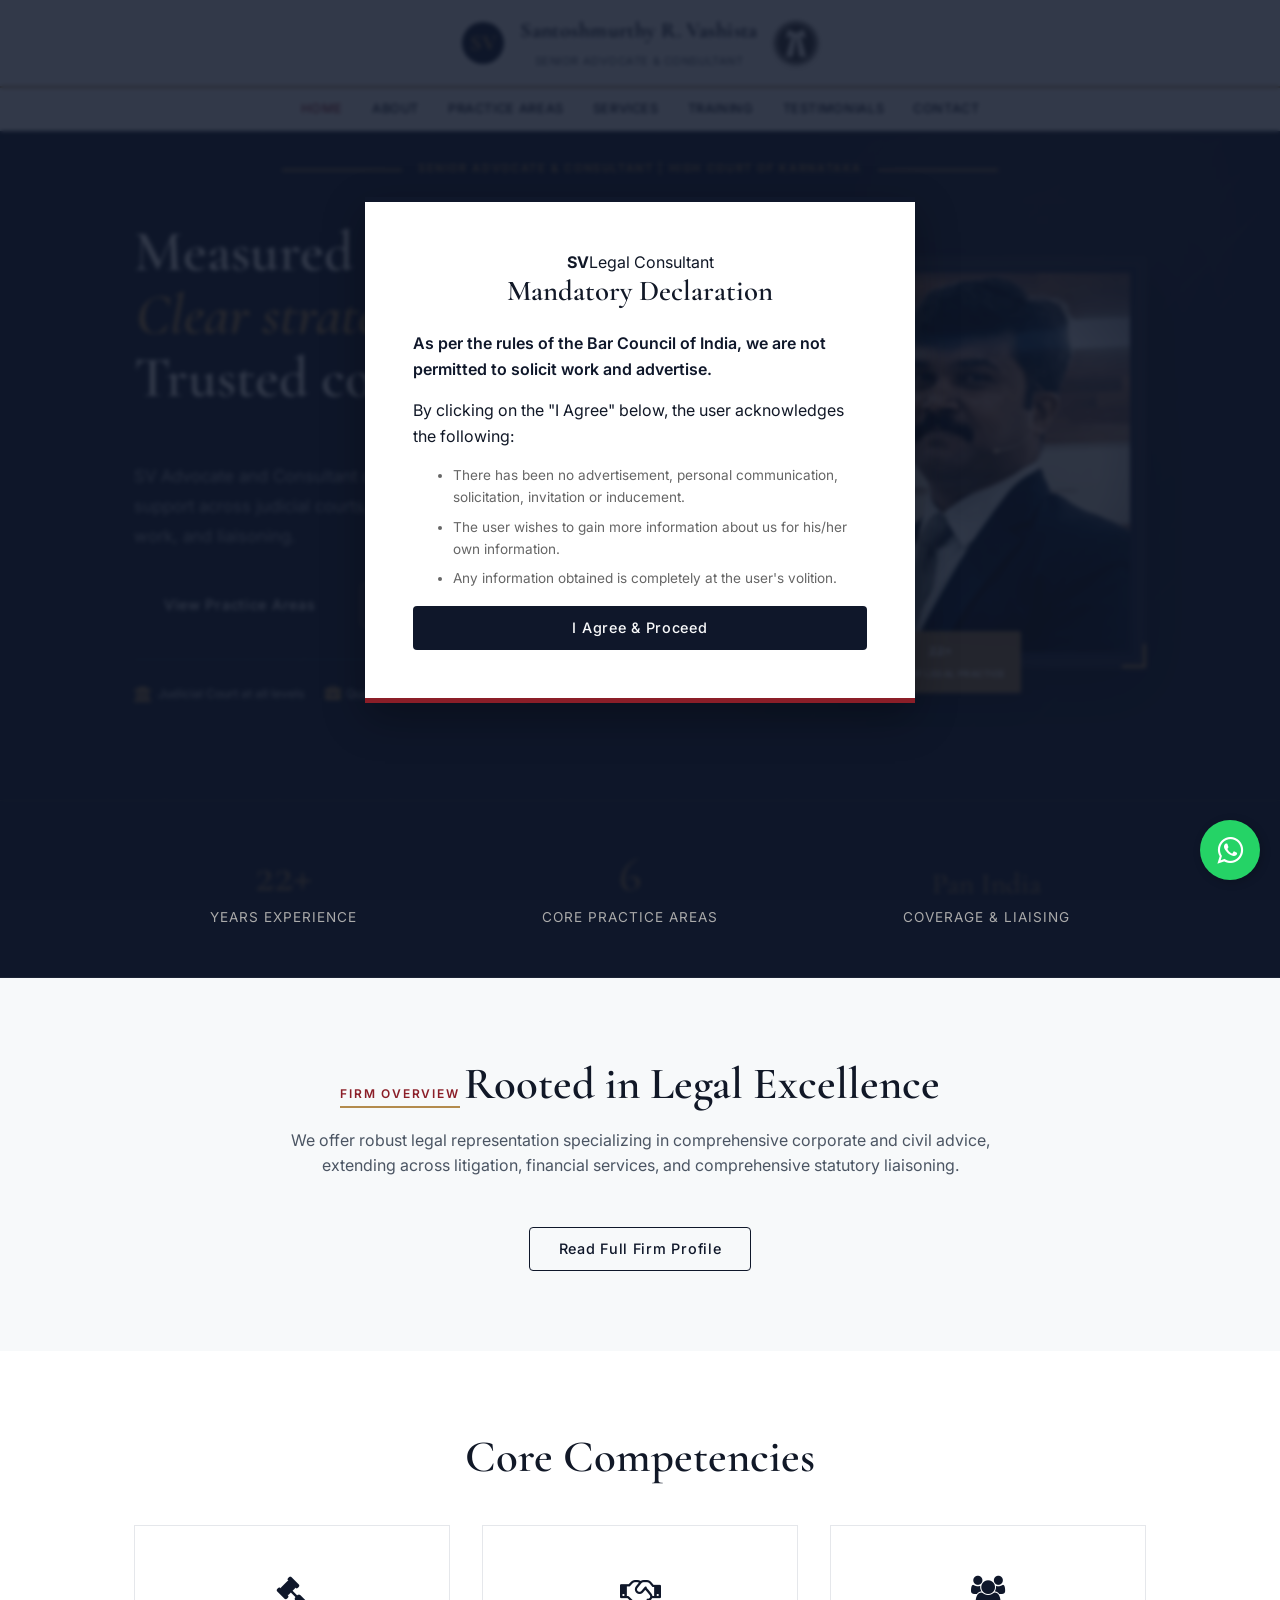
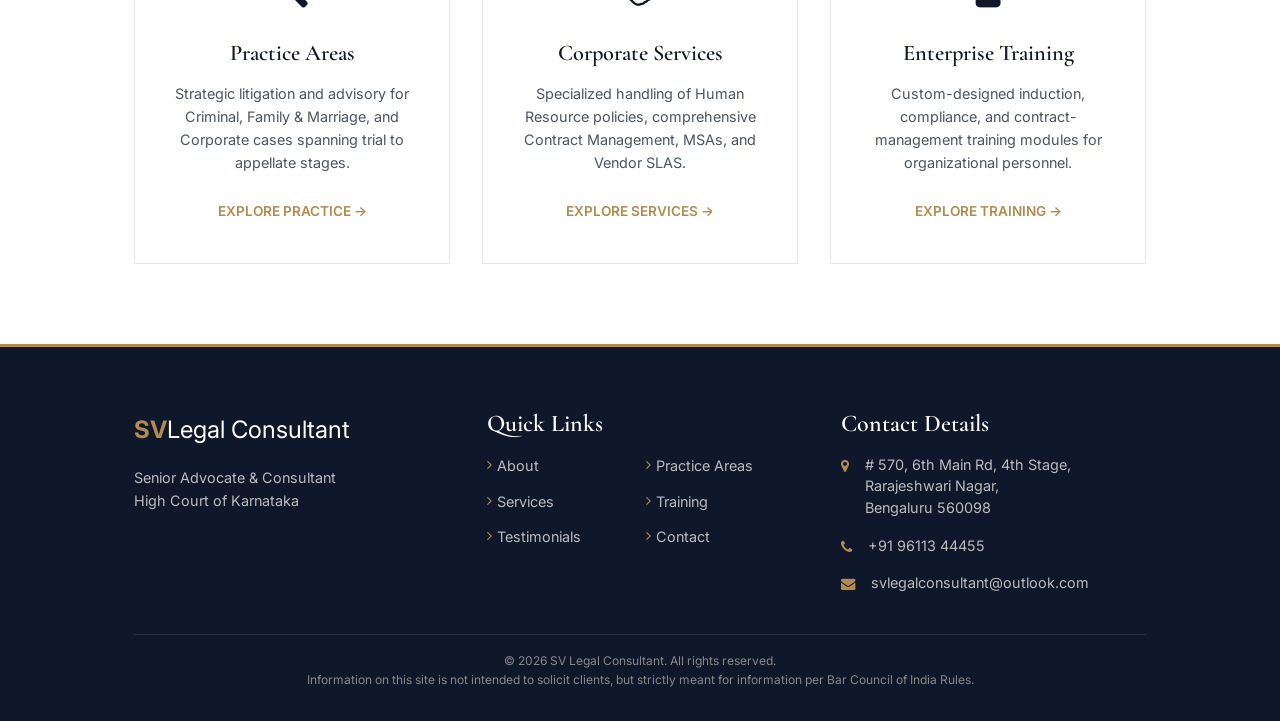
<file: index.html>
<!doctype html>
<html lang="en">
<head>
        <meta charset="utf-8">
    <meta content="width=device-width, initial-scale=1" name="viewport">
    <title>Santoshmurthy R. Vashista | Senior Advocate & Consultant – High Court of Karnataka</title>
    <meta name="description" content="Santoshmurthy R. Vashista is a Senior Advocate & Legal Consultant with 22+ years of experience in litigation, arbitration, regulatory advisory, and corporate compliance across Indian courts and tribunals.">
    <meta name="keywords" content="advocate bangalore, senior advocate karnataka, high court advocate, legal consultant india, corporate lawyer, litigation lawyer bangalore, arbitration, regulatory compliance">
    <meta name="author" content="Santoshmurthy R. Vashista | SV Legal Consultant">
    <meta name="robots" content="index, follow">
    <link rel="canonical" href="https://svlegalconsultant.vercel.app/index.html">
    <!-- Open Graph -->
    <meta property="og:title" content="Santoshmurthy R. Vashista | Senior Advocate & Consultant">
    <meta property="og:description" content="Santoshmurthy R. Vashista is a Senior Advocate & Legal Consultant with 22+ years of experience in litigation, arbitration, regulatory advisory, and corporate compliance across Indian courts and tribunals.">
    <meta property="og:type" content="website">
    <meta property="og:url" content="https://svlegalconsultant.vercel.app/index.html">
    <meta property="og:image" content="https://svlegalconsultant.vercel.app/images/social-share.png">
    <meta property="og:site_name" content="SV Legal Consultant">
    <meta property="og:locale" content="en_IN">
    <!-- Twitter Card -->
    <meta name="twitter:card" content="summary_large_image">
    <meta name="twitter:title" content="Santoshmurthy R. Vashista | Senior Advocate & Consultant">
    <meta name="twitter:description" content="Santoshmurthy R. Vashista is a Senior Advocate & Legal Consultant with 22+ years of experience in litigation, arbitration, regulatory advisory, and corporate compliance across Indian courts and tribunals.">
    <meta name="twitter:image" content="https://svlegalconsultant.vercel.app/images/social-share.png">
    <!-- Structured Data -->
    <script type="application/ld+json">
    {
      "@context": "https://schema.org",
      "@type": "LegalService",
      "name": "SV Legal Consultant",
      "description": "Santoshmurthy R. Vashista is a Senior Advocate & Legal Consultant with 22+ years of experience in litigation, arbitration, regulatory advisory, and corporate compliance across Indian courts and tribunals.",
      "url": "https://svlegalconsultant.vercel.app",
      "telephone": "+919611344455",
      "email": "svlegalconsultant@outlook.com",
      "address": {
        "@type": "PostalAddress",
        "streetAddress": "#570, 6th Main Rd, 4th Stage, Rajarajeshwari Nagar",
        "addressLocality": "Bengaluru",
        "addressRegion": "Karnataka",
        "postalCode": "560098",
        "addressCountry": "IN"
      },
      "founder": {
        "@type": "Person",
        "name": "Santoshmurthy R. Vashista",
        "jobTitle": "Senior Advocate & Consultant"
      },
      "areaServed": "India"
    }
    </script>
    <link rel="icon" href="images/favicon.svg" type="image/svg+xml">
    <link rel="preconnect" href="https://fonts.googleapis.com">
    <link rel="preconnect" href="https://fonts.gstatic.com" crossorigin>
    <link rel="preload" as="style" href="https://fonts.googleapis.com/css2?family=Cormorant+Garamond:ital,wght@0,400;0,600;0,700;1,400&family=Inter:wght@300;400;500;600&display=swap">
    <link href="https://fonts.googleapis.com/css2?family=Cormorant+Garamond:ital,wght@0,400;0,600;0,700;1,400&family=Inter:wght@300;400;500;600&display=swap" rel="stylesheet" media="print" onload="this.media='all'">
    <link rel="preload" as="image" href="images/profilepic-opt.png">
    <link rel="preload" as="style" href="css/redesign.css">
    <link rel="stylesheet" href="css/bootstrap.min.css">
    <link rel="stylesheet" href="css/font-awesome.css">
    <link rel="stylesheet" href="css/redesign.css">
</head>
<body class="traditional-theme">
    <div class="site-shell">
        <header class="site-header reveal-item">
            <div class="header-top">
                <div class="container" style="display:flex; justify-content:center; align-items:center;">
                    <a class="brand" href="index.html" aria-label="Go to home">
                        <span class="brand__mark" aria-hidden="true">SV</span>
                        <span class="brand__text">
                            <strong>Santoshmurthy R. Vashista</strong>
                            <span>Senior Advocate &amp; Consultant</span>
                        </span>
                    </a>
                    <img loading="lazy" src="images/advocate-badge.png" alt="Advocate Badge" class="header-badge">
                </div>
            </div>
            <div class="header-bottom">
                <div class="container" style="display:flex; justify-content:center; align-items:center;">
                    <button class="nav-toggle" type="button" aria-label="Toggle navigation" aria-expanded="false" data-nav-toggle>
                        <span></span><span></span><span></span>
                    </button>
                    <nav class="site-nav" data-nav>
                        <a href="index.html" class="active">Home</a>
                    <a href="about.html">About</a>
                    <a href="practice.html">Practice Areas</a>
                    <a href="services.html">Services</a>
                    <a href="training.html">Training</a>
                    <a href="testimonials.html">Testimonials</a>
                    <a href="contact.html">Contact</a>
                    </nav>
                </div>
            </div>
        </header>

        <main>
            <section class="hero reveal-item" id="home">
                <div class="hero__bg-pattern"></div>
                <div class="hero__glow"></div>
                <div class="container">
                    <div class="hero__eyebrow-wrap">
                        <span class="hero__rule"></span>
                        <span class="eyebrow">Senior Advocate &amp; Consultant | High Court of Karnataka</span>
                        <span class="hero__rule"></span>
                    </div>
                    <div class="hero__wrapper">
                        <div class="hero__text-content reveal-item">
                            <h1 class="hero__title">
                                <span class="hero__title-line">Measured advocacy.</span>
                                <span class="hero__title-line hero__title-line--accent">Clear strategy.</span>
                                <span class="hero__title-line">Trusted counsel.</span>
                            </h1>
                            <hr class="hero__gold-rule">
                            <p class="hero__lede">
                                SV Advocate and Consultant delivers practical, disciplined legal support across judicial courts, tribunals, regulatory forums, advisory work, and liaisoning.
                            </p>
                            <div class="hero__button-group mt-4">
                                <a class="btn btn--primary" href="practice.html">View Practice Areas</a>
                                <a class="btn btn--outline" style="border-color: var(--accent-gold); color: var(--accent-gold);" href="SV_Legal_Profile.pdf" download><i class="fa fa-download" style="margin-right: 8px;"></i>Firm Profile</a>
                            </div>
                            <div class="hero__badges">
                                <div class="badge-item"><i class="fa fa-university"></i><span>Judicial Court at all levels</span></div>
                                <div class="badge-item"><i class="fa fa-briefcase"></i><span>Quasi-judicial &amp; Tribunals</span></div>
                                <div class="badge-item"><i class="fa fa-handshake-o"></i><span>Statutory &amp; Regulatory</span></div>
                            </div>
                        </div>
                        <div class="hero__visual reveal-item">
                            <div class="hero-image-card">
                                <div class="hero-image-card__corner hero-image-card__corner--tl"></div>
                                <div class="hero-image-card__corner hero-image-card__corner--br"></div>
                                <img src="images/profilepic-opt.png" alt="Portrait of Santoshmurthy R. Vashista" fetchpriority="high">
                                <div class="hero-image-border"></div>
                            </div>
                            <div class="hero__stat">
                                <strong>22+</strong>
                                <span>Years of Legal Practice</span>
                            </div>
                        </div>
                    </div>
                </div>
            </section>

            <!-- STATS STRIP -->
            <section class="stat-strip">
                <div class="container">
                    <div class="stat-container reveal-item">
                        <div class="stat-box">
                            <span class="stat-num" data-target="22" data-suffix="+">0+</span>
                            <span class="stat-label">Years Experience</span>
                        </div>
                        <div class="stat-box">
                            <span class="stat-num" data-target="6" data-suffix="">0</span>
                            <span class="stat-label">Core Practice Areas</span>
                        </div>
                        <div class="stat-box">
                            <!-- Non-number factual stat -->
                            <span class="stat-num" style="font-size: 1.8rem;">Pan India</span>
                            <span class="stat-label">Coverage & Liaising</span>
                        </div>
                    </div>
                </div>
            </section>

            <section class="about section-bg-light">
                <div class="container text-center">
                    <span class="eyebrow">Firm Overview</span>
                    <h2 class="section-title">Rooted in Legal Excellence</h2>
                    <p class="section-desc mx-auto">We offer robust legal representation specializing in comprehensive corporate and civil advice, extending across litigation, financial services, and comprehensive statutory liaisoning.</p>
                    <a class="btn btn--outline mt-3" href="about.html">Read Full Firm Profile</a>
                </div>
            </section>

            <section class="practice">
                <div class="container text-center">
                    <h2 class="section-title">Core Competencies</h2>
                    <div class="grid-3-col mt-4 text-start">
                        <div class="classic-card reveal-item">
                            <div class="card-icon"><i class="fa fa-gavel"></i></div>
                            <h3>Practice Areas</h3>
                            <p>Strategic litigation and advisory for Criminal, Family & Marriage, and Corporate cases spanning trial to appellate stages.</p>
                            <a href="practice.html" class="card-link">Explore Practice &rarr;</a>
                        </div>
                        <div class="classic-card reveal-item">
                            <div class="card-icon"><i class="fa fa-handshake-o"></i></div>
                            <h3>Corporate Services</h3>
                            <p>Specialized handling of Human Resource policies, comprehensive Contract Management, MSAs, and Vendor SLAS.</p>
                            <a href="services.html" class="card-link">Explore Services &rarr;</a>
                        </div>
                        <div class="classic-card reveal-item">
                            <div class="card-icon"><i class="fa fa-users"></i></div>
                            <h3>Enterprise Training</h3>
                            <p>Custom-designed induction, compliance, and contract-management training modules for organizational personnel.</p>
                            <a href="training.html" class="card-link">Explore Training &rarr;</a>
                        </div>
                    </div>
                </div>
            </section>
        </main>

                <footer class="site-footer">
            <div class="container">
                <div class="footer-grid">
                    <div class="footer-col">
                        <div class="disclaimer__wordmark" style="color:var(--accent-gold); font-size:1.5rem; margin-bottom:1rem;"><strong>SV</strong><span style="color:#fff;">Legal Consultant</span></div>
                        <p style="color: #bbb; font-size: 0.9rem; margin-bottom: 1.5rem;">Senior Advocate &amp; Consultant<br>High Court of Karnataka</p>
                    </div>
                    <div class="footer-col">
                        <h4 style="color:#fff; margin-bottom:1rem; font-family:var(--font-serif);">Quick Links</h4>
                        <div class="footer-links-grid">
                            <a href="about.html">About</a>
                            <a href="practice.html">Practice Areas</a>
                            <a href="services.html">Services</a>
                            <a href="training.html">Training</a>
                            <a href="testimonials.html">Testimonials</a>
                            <a href="contact.html">Contact</a>
                        </div>
                    </div>
                    <div class="footer-col">
                        <h4 style="color:#fff; margin-bottom:1rem; font-family:var(--font-serif);">Contact Details</h4>
                        <ul class="footer-contact-list">
                            <li><i class="fa fa-map-marker" style="margin-top: 5px;"></i> <span># 570, 6th Main Rd, 4th Stage,<br>Rarajeshwari Nagar,<br>Bengaluru 560098</span></li>
                            <li><i class="fa fa-phone" style="margin-top: 5px;"></i> <span>+91 96113 44455</span></li>
                            <li><i class="fa fa-envelope" style="margin-top: 5px;"></i> <span>svlegalconsultant@outlook.com</span></li>
                        </ul>
                    </div>
                </div>
                <div class="footer-bottom mt-4" style="border-top:1px solid rgba(255,255,255,0.1); padding-top:1rem; color:#888; font-size:0.75rem; text-align:center;">
                    &copy; 2026 SV Legal Consultant. All rights reserved. <br>
                    Information on this site is not intended to solicit clients, but strictly meant for information per Bar Council of India Rules.
                </div>
            </div>
        </footer>
    </div>
    
    <div class="disclaimer" id="disclaimerModal">
        <div class="disclaimer__backdrop"></div>
        <div class="disclaimer__panel">
            <div class="disclaimer__brand">
                <div class="disclaimer__wordmark"><strong>SV</strong><span>Legal Consultant</span></div>
            </div>
            <h2>Mandatory Declaration</h2>
            <div class="disclaimer__body">
                <p class="disclaimer__lead">As per the rules of the Bar Council of India, we are not permitted to solicit work and advertise.</p>
                <p>By clicking on the "I Agree" below, the user acknowledges the following:</p>
                <ul>
                    <li style="font-size:0.85rem; color:#666; margin-bottom:0.5rem;">There has been no advertisement, personal communication, solicitation, invitation or inducement.</li>
                    <li style="font-size:0.85rem; color:#666; margin-bottom:0.5rem;">The user wishes to gain more information about us for his/her own information.</li>
                    <li style="font-size:0.85rem; color:#666; margin-bottom:0.5rem;">Any information obtained is completely at the user's volition.</li>
                </ul>
            </div>
            <div class="disclaimer__footer">
                <button class="btn btn--primary btn--block" id="acceptDisclaimer">I Agree & Proceed</button>
            </div>
        </div>
    </div>

    <script>
        document.addEventListener('DOMContentLoaded', () => {
            const observer = new IntersectionObserver((entries) => {
                entries.forEach(entry => {
                    if (entry.isIntersecting) {
                        entry.target.classList.add('is-visible');
                        observer.unobserve(entry.target);
                    }
                });
            }, { threshold: 0.1 });
            document.querySelectorAll('.reveal-item').forEach(el => observer.observe(el));
            const toggle = document.querySelector('[data-nav-toggle]');
            toggle.addEventListener('click', () => document.body.classList.toggle('nav-open'));
            const modal = document.getElementById('disclaimerModal');
            if (!localStorage.getItem('svlegal_disclaimer')) modal.classList.add('is-visible');
            document.getElementById('acceptDisclaimer').addEventListener('click', () => {
                localStorage.setItem('svlegal_disclaimer', 'agreed');
                modal.classList.remove('is-visible');
            });
        });
    </script>
<script src="js/shared.js" defer></script>
</body>
</html>
</file>
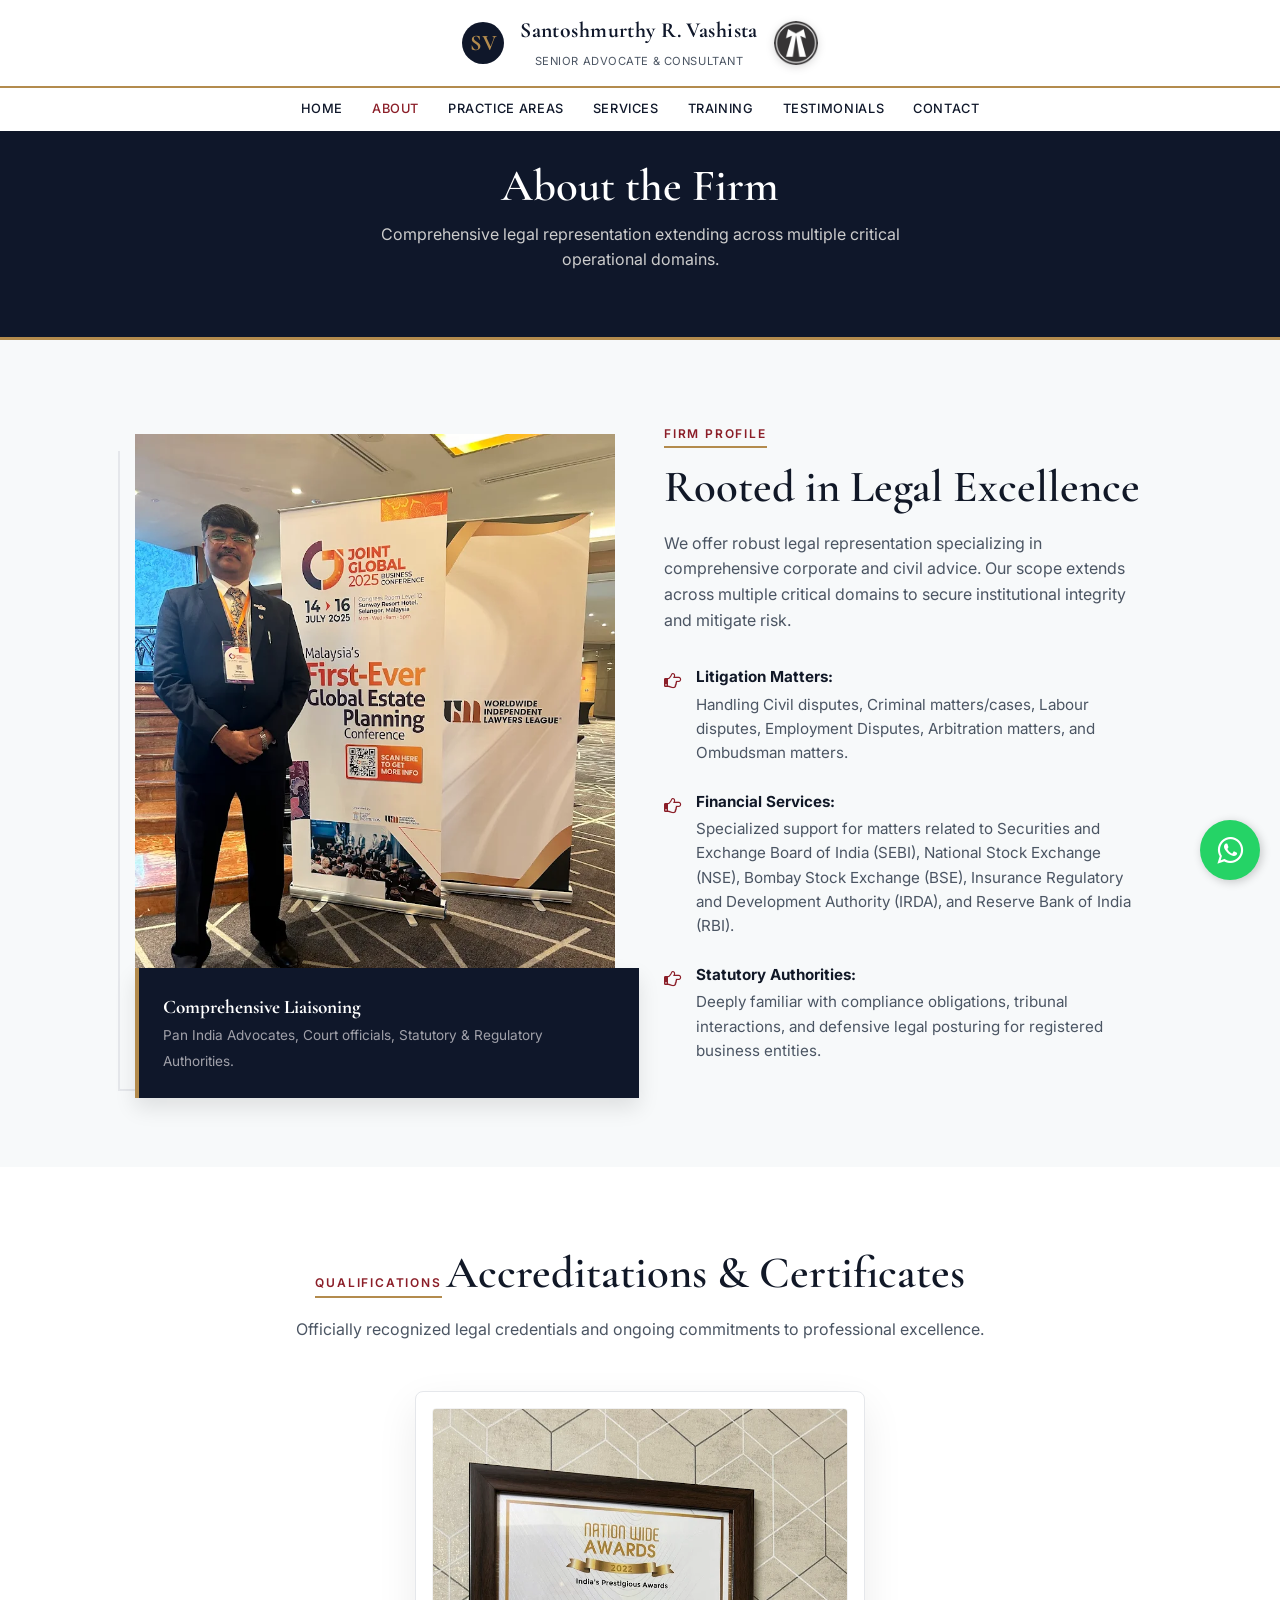
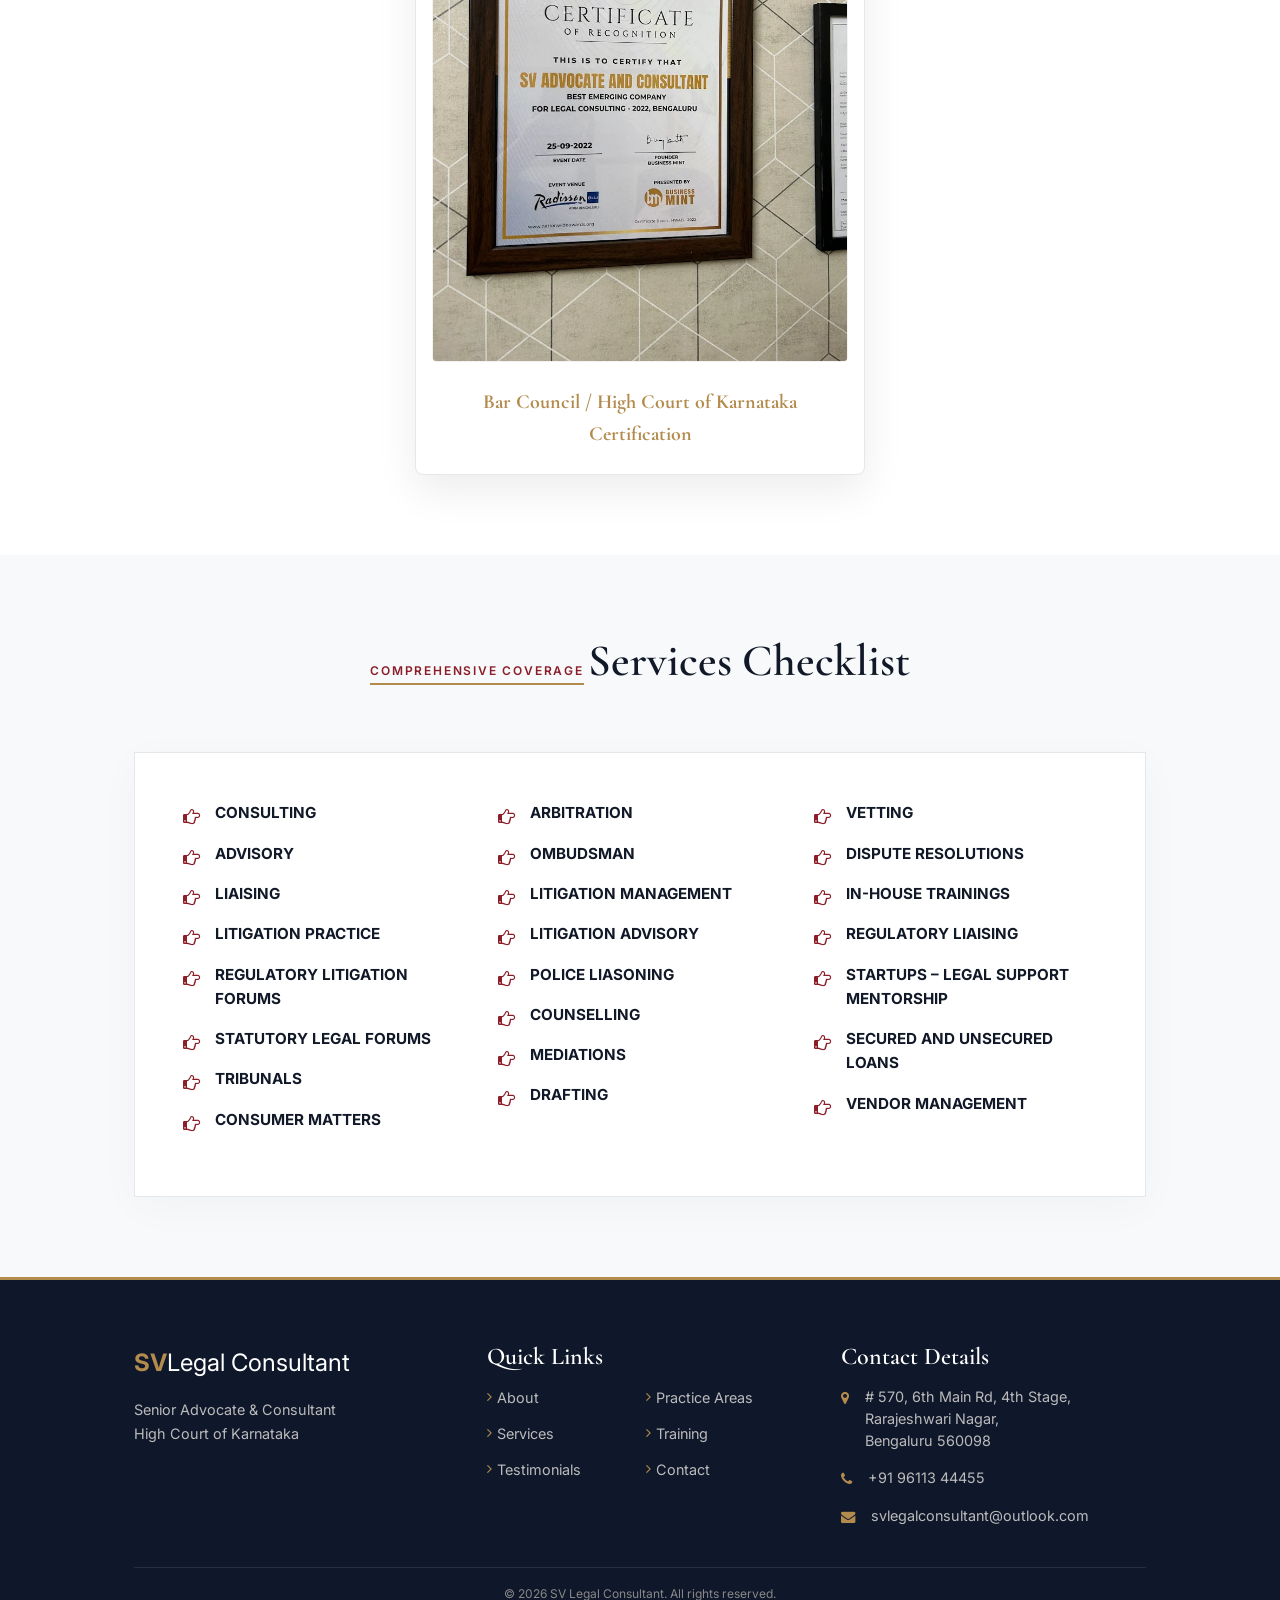
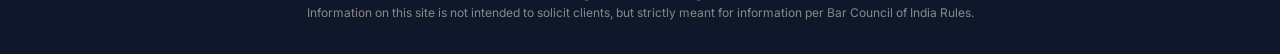
<file: about.html>
<!doctype html>
<html lang="en">
<head>
        <meta charset="utf-8">
    <meta content="width=device-width, initial-scale=1" name="viewport">
    <title>About Santoshmurthy R. Vashista | SV Legal Consultant – Bengaluru</title>
    <meta name="description" content="Learn about Santoshmurthy R. Vashista, a Senior Advocate practicing at the High Court of Karnataka with over 22 years of experience in civil, criminal, corporate, and regulatory law.">
    <meta name="keywords" content="about santoshmurthy vashista, advocate profile, senior advocate bangalore, legal career karnataka">
    <meta name="author" content="Santoshmurthy R. Vashista | SV Legal Consultant">
    <meta name="robots" content="index, follow">
    <link rel="canonical" href="https://svlegalconsultant.vercel.app/about.html">
    <!-- Open Graph -->
    <meta property="og:title" content="About | SV Legal Consultant">
    <meta property="og:description" content="Learn about Santoshmurthy R. Vashista, a Senior Advocate practicing at the High Court of Karnataka with over 22 years of experience in civil, criminal, corporate, and regulatory law.">
    <meta property="og:type" content="profile">
    <meta property="og:url" content="https://svlegalconsultant.vercel.app/about.html">
    <meta property="og:image" content="https://svlegalconsultant.vercel.app/images/social-share.png">
    <meta property="og:site_name" content="SV Legal Consultant">
    <meta property="og:locale" content="en_IN">
    <!-- Twitter Card -->
    <meta name="twitter:card" content="summary_large_image">
    <meta name="twitter:title" content="About | SV Legal Consultant">
    <meta name="twitter:description" content="Learn about Santoshmurthy R. Vashista, a Senior Advocate practicing at the High Court of Karnataka with over 22 years of experience in civil, criminal, corporate, and regulatory law.">
    <meta name="twitter:image" content="https://svlegalconsultant.vercel.app/images/social-share.png">
    <!-- Structured Data -->
    <script type="application/ld+json">
    {
      "@context": "https://schema.org",
      "@type": "LegalService",
      "name": "SV Legal Consultant",
      "description": "Learn about Santoshmurthy R. Vashista, a Senior Advocate practicing at the High Court of Karnataka with over 22 years of experience in civil, criminal, corporate, and regulatory law.",
      "url": "https://svlegalconsultant.vercel.app",
      "telephone": "+919611344455",
      "email": "svlegalconsultant@outlook.com",
      "address": {
        "@type": "PostalAddress",
        "streetAddress": "#570, 6th Main Rd, 4th Stage, Rajarajeshwari Nagar",
        "addressLocality": "Bengaluru",
        "addressRegion": "Karnataka",
        "postalCode": "560098",
        "addressCountry": "IN"
      },
      "founder": {
        "@type": "Person",
        "name": "Santoshmurthy R. Vashista",
        "jobTitle": "Senior Advocate & Consultant"
      },
      "areaServed": "India"
    }
    </script>
    <link rel="icon" href="images/favicon.svg" type="image/svg+xml">
    <link rel="preconnect" href="https://fonts.googleapis.com">
    <link rel="preconnect" href="https://fonts.gstatic.com" crossorigin>
    <link rel="preload" as="style" href="https://fonts.googleapis.com/css2?family=Cormorant+Garamond:ital,wght@0,400;0,600;0,700;1,400&family=Inter:wght@300;400;500;600&display=swap">
    <link href="https://fonts.googleapis.com/css2?family=Cormorant+Garamond:ital,wght@0,400;0,600;0,700;1,400&family=Inter:wght@300;400;500;600&display=swap" rel="stylesheet" media="print" onload="this.media='all'">
    <link rel="stylesheet" href="css/bootstrap.min.css">
    <link rel="stylesheet" href="css/font-awesome.css">
    <link rel="stylesheet" href="css/redesign.css">
</head>
<body class="traditional-theme">
    <div class="site-shell">
        <header class="site-header reveal-item">
            <div class="header-top">
                <div class="container" style="display:flex; justify-content:center; align-items:center;">
                    <a class="brand" href="index.html" aria-label="Go to home">
                        <span class="brand__mark" aria-hidden="true">SV</span>
                        <span class="brand__text">
                            <strong>Santoshmurthy R. Vashista</strong>
                            <span>Senior Advocate &amp; Consultant</span>
                        </span>
                    </a>
                    <img loading="lazy" src="images/advocate-badge.png" alt="Advocate Badge" class="header-badge">
                </div>
            </div>
            <div class="header-bottom">
                <div class="container" style="display:flex; justify-content:center; align-items:center;">
                    <button class="nav-toggle" type="button" aria-label="Toggle navigation" aria-expanded="false" data-nav-toggle>
                        <span></span><span></span><span></span>
                    </button>
                    <nav class="site-nav" data-nav>
                        <a href="index.html">Home</a>
                    <a href="about.html" class="active">About</a>
                    <a href="practice.html">Practice Areas</a>
                    <a href="services.html">Services</a>
                    <a href="training.html">Training</a>
                    <a href="testimonials.html">Testimonials</a>
                    <a href="contact.html">Contact</a>
                    </nav>
                </div>
            </div>
        </header>

        <main>
            <div class="page-header">
                <div class="container">
                    <h1 class="section-title">About the Firm</h1>
                    <p class="section-desc">Comprehensive legal representation extending across multiple critical operational domains.</p>
                </div>
            </div>

            <section class="about section-bg-light" id="about">
                <div class="container">
                    <div class="grid-2-col align-center">
                        <div class="about__media reveal-item">
                            <div class="image-stack">
                                <img loading="lazy" src="images/other1.webp" alt="Portrait of Advocate Santoshmurthy standing" class="img-main" style="object-position: top;">
                                <div class="stat-overlay" style="min-width:280px;">
                                    <strong>Comprehensive Liaisoning</strong>
                                    <span>Pan India Advocates, Court officials, Statutory & Regulatory Authorities.</span>
                                </div>
                            </div>
                        </div>
                        <div class="about__content reveal-item">
                            <span class="eyebrow">Firm Profile</span>
                            <h2 class="section-title">Rooted in Legal Excellence</h2>
                            <p class="section-desc">We offer robust legal representation specializing in comprehensive corporate and civil advice. Our scope extends across multiple critical domains to secure institutional integrity and mitigate risk.</p>
                            
                            <ul class="check-list mt-2">
                                <li style="margin-bottom:1.5rem"><strong>Litigation Matters:</strong> Handling Civil disputes, Criminal matters/cases, Labour disputes, Employment Disputes, Arbitration matters, and Ombudsman matters.</li>
                                <li style="margin-bottom:1.5rem"><strong>Financial Services:</strong> Specialized support for matters related to Securities and Exchange Board of India (SEBI), National Stock Exchange (NSE), Bombay Stock Exchange (BSE), Insurance Regulatory and Development Authority (IRDA), and Reserve Bank of India (RBI).</li>
                                <li style="margin-bottom:1.5rem"><strong>Statutory Authorities:</strong> Deeply familiar with compliance obligations, tribunal interactions, and defensive legal posturing for registered business entities.</li>
                            </ul>
                        </div>
                    </div>
                </div>
            </section>

            <section class="accreditations" style="padding: 5rem 0;">
                <div class="container">
                    <div class="text-center mx-auto reveal-item" style="max-width: 700px; margin-bottom: 3rem;">
                        <span class="eyebrow">Qualifications</span>
                        <h2 class="section-title">Accreditations & Certificates</h2>
                        <p class="section-desc">Officially recognized legal credentials and ongoing commitments to professional excellence.</p>
                    </div>
                    
                    <div class="reveal-item" style="max-width: 450px; margin: 0 auto; border-radius: var(--radius-md); overflow: hidden; box-shadow: 0 15px 40px rgba(0,0,0,0.08); border: 1px solid var(--border-color); background: #fff; padding: 1rem;">
                        <img src="images/certificate.webp" alt="Legal Accreditation Certificate" style="width: 100%; height: auto; border-radius: var(--radius-sm); border: 1px solid rgba(0,0,0,0.05);" loading="lazy">
                        <div style="text-align: center; padding: 1.5rem 1rem 0.5rem;">
                            <strong style="color: var(--accent-gold); font-family: var(--font-serif); font-size: 1.25rem;">Bar Council / High Court of Karnataka Certification</strong>
                        </div>
                    </div>
                </div>
            </section>

            <section class="exhaustive-list section-bg-light">
                <div class="container">
                    <div class="text-center mx-auto reveal-item" style="max-width: 700px; margin-bottom: 3rem;">
                        <span class="eyebrow">Comprehensive Coverage</span>
                        <h2 class="section-title">Services Checklist</h2>
                    </div>
                    
                    <div class="grid-3-col reveal-item" style="border:1px solid var(--border-color); padding: 3rem; background: #fff; box-shadow: 0 10px 40px rgba(0,0,0,0.03);">
                        <ul class="check-list">
                            <li><strong>CONSULTING</strong></li>
                            <li><strong>ADVISORY</strong></li>
                            <li><strong>LIAISING</strong></li>
                            <li><strong>LITIGATION PRACTICE</strong></li>
                            <li><strong>REGULATORY LITIGATION FORUMS</strong></li>
                            <li><strong>STATUTORY LEGAL FORUMS</strong></li>
                            <li><strong>TRIBUNALS</strong></li>
                            <li><strong>CONSUMER MATTERS</strong></li>
                        </ul>
                        <ul class="check-list">
                            <li><strong>ARBITRATION</strong></li>
                            <li><strong>OMBUDSMAN</strong></li>
                            <li><strong>LITIGATION MANAGEMENT</strong></li>
                            <li><strong>LITIGATION ADVISORY</strong></li>
                            <li><strong>POLICE LIASONING</strong></li>
                            <li><strong>COUNSELLING</strong></li>
                            <li><strong>MEDIATIONS</strong></li>
                            <li><strong>DRAFTING</strong></li>
                        </ul>
                        <ul class="check-list">
                            <li><strong>VETTING</strong></li>
                            <li><strong>DISPUTE RESOLUTIONS</strong></li>
                            <li><strong>IN-HOUSE TRAININGS</strong></li>
                            <li><strong>REGULATORY LIAISING</strong></li>
                            <li><strong>STARTUPS – LEGAL SUPPORT MENTORSHIP</strong></li>
                            <li><strong>SECURED AND UNSECURED LOANS</strong></li>
                            <li><strong>VENDOR MANAGEMENT</strong></li>
                        </ul>
                    </div>
                </div>
            </section>
        </main>

                <footer class="site-footer">
            <div class="container">
                <div class="footer-grid">
                    <div class="footer-col">
                        <div class="disclaimer__wordmark" style="color:var(--accent-gold); font-size:1.5rem; margin-bottom:1rem;"><strong>SV</strong><span style="color:#fff;">Legal Consultant</span></div>
                        <p style="color: #bbb; font-size: 0.9rem; margin-bottom: 1.5rem;">Senior Advocate &amp; Consultant<br>High Court of Karnataka</p>
                    </div>
                    <div class="footer-col">
                        <h4 style="color:#fff; margin-bottom:1rem; font-family:var(--font-serif);">Quick Links</h4>
                        <div class="footer-links-grid">
                            <a href="about.html">About</a>
                            <a href="practice.html">Practice Areas</a>
                            <a href="services.html">Services</a>
                            <a href="training.html">Training</a>
                            <a href="testimonials.html">Testimonials</a>
                            <a href="contact.html">Contact</a>
                        </div>
                    </div>
                    <div class="footer-col">
                        <h4 style="color:#fff; margin-bottom:1rem; font-family:var(--font-serif);">Contact Details</h4>
                        <ul class="footer-contact-list">
                            <li><i class="fa fa-map-marker" style="margin-top: 5px;"></i> <span># 570, 6th Main Rd, 4th Stage,<br>Rarajeshwari Nagar,<br>Bengaluru 560098</span></li>
                            <li><i class="fa fa-phone" style="margin-top: 5px;"></i> <span>+91 96113 44455</span></li>
                            <li><i class="fa fa-envelope" style="margin-top: 5px;"></i> <span>svlegalconsultant@outlook.com</span></li>
                        </ul>
                    </div>
                </div>
                <div class="footer-bottom mt-4" style="border-top:1px solid rgba(255,255,255,0.1); padding-top:1rem; color:#888; font-size:0.75rem; text-align:center;">
                    &copy; 2026 SV Legal Consultant. All rights reserved. <br>
                    Information on this site is not intended to solicit clients, but strictly meant for information per Bar Council of India Rules.
                </div>
            </div>
        </footer>
        
        <!-- Standard Footer omitted for brevity, but same conceptually -->
    </div>
    
    <script>
        document.addEventListener('DOMContentLoaded', () => {
            const observer = new IntersectionObserver((entries) => {
                entries.forEach(entry => {
                    if (entry.isIntersecting) {
                        entry.target.classList.add('is-visible');
                        observer.unobserve(entry.target);
                    }
                });
            }, { threshold: 0.1 });
            document.querySelectorAll('.reveal-item').forEach(el => observer.observe(el));
            document.querySelector('[data-nav-toggle]').addEventListener('click', () => document.body.classList.toggle('nav-open'));
        });
    </script>
<script src="js/shared.js" defer></script>
</body>
</html>
</file>
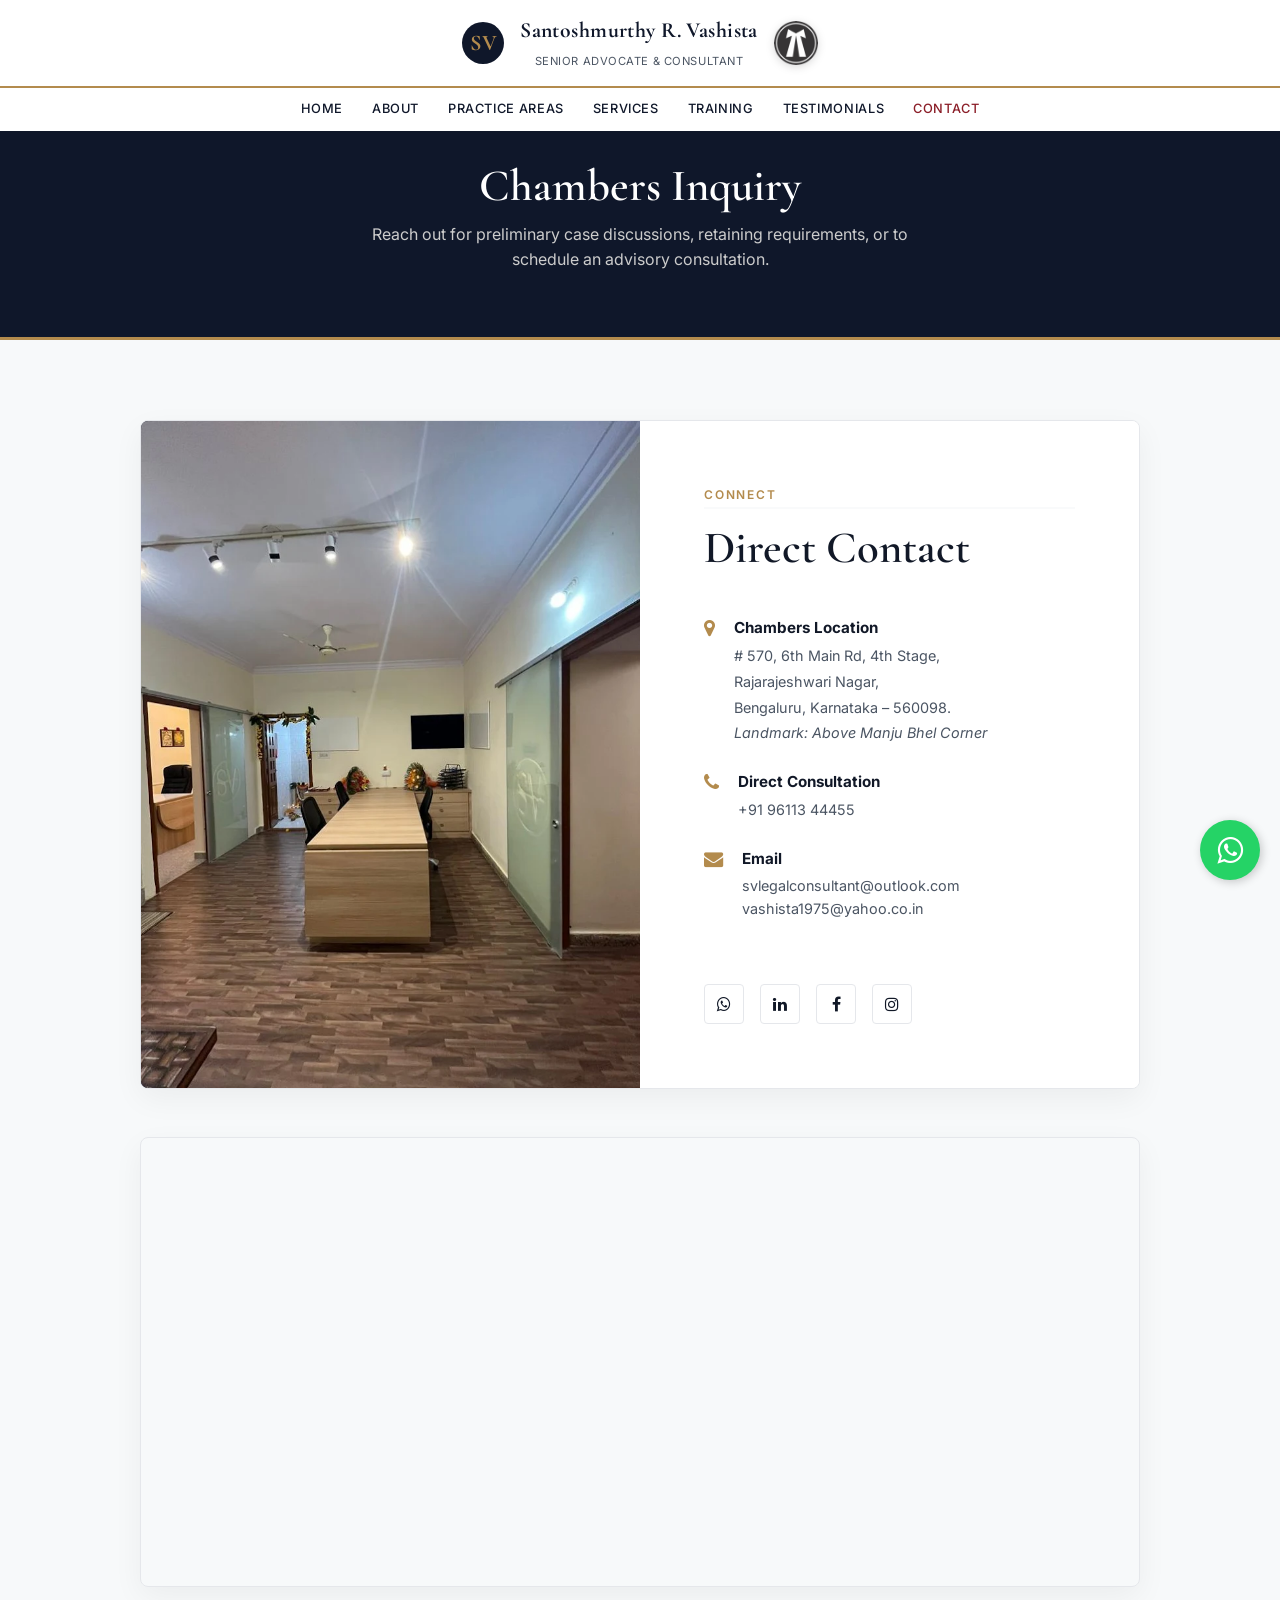
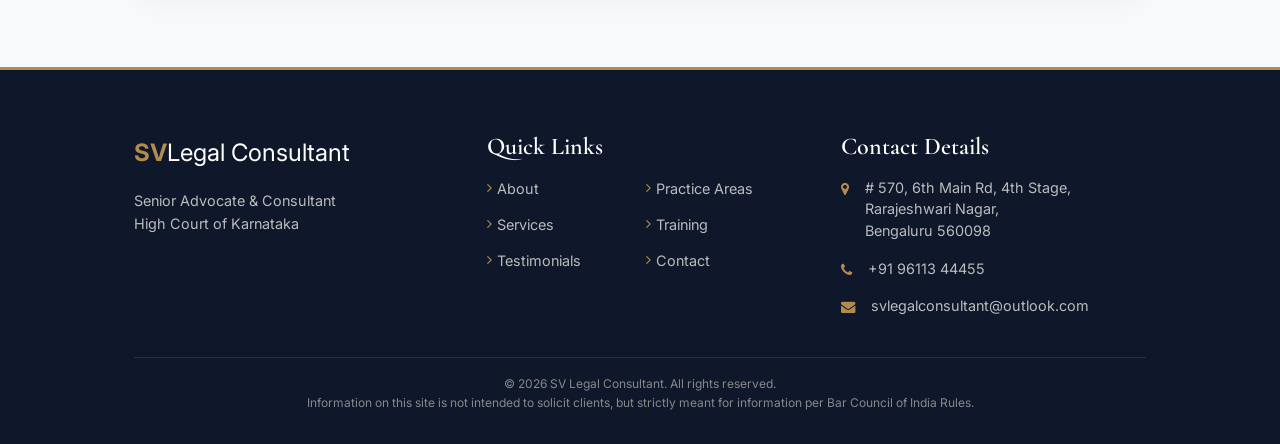
<file: contact.html>
<!doctype html>
<html lang="en">
<head>
        <meta charset="utf-8">
    <meta content="width=device-width, initial-scale=1" name="viewport">
    <title>Contact SV Legal Consultant | Santoshmurthy R. Vashista – Bengaluru</title>
    <meta name="description" content="Contact Santoshmurthy R. Vashista, Senior Advocate & Consultant based in Bengaluru. Reach out for legal consultations, case inquiries, and professional engagements.">
    <meta name="keywords" content="contact advocate, legal consultation bangalore, lawyer contact, advocate bengaluru, legal inquiry">
    <meta name="author" content="Santoshmurthy R. Vashista | SV Legal Consultant">
    <meta name="robots" content="index, follow">
    <link rel="canonical" href="https://svlegalconsultant.vercel.app/contact.html">
    <!-- Open Graph -->
    <meta property="og:title" content="Contact | SV Legal Consultant">
    <meta property="og:description" content="Contact Santoshmurthy R. Vashista, Senior Advocate & Consultant based in Bengaluru. Reach out for legal consultations, case inquiries, and professional engagements.">
    <meta property="og:type" content="website">
    <meta property="og:url" content="https://svlegalconsultant.vercel.app/contact.html">
    <meta property="og:image" content="https://svlegalconsultant.vercel.app/images/social-share.png">
    <meta property="og:site_name" content="SV Legal Consultant">
    <meta property="og:locale" content="en_IN">
    <!-- Twitter Card -->
    <meta name="twitter:card" content="summary_large_image">
    <meta name="twitter:title" content="Contact | SV Legal Consultant">
    <meta name="twitter:description" content="Contact Santoshmurthy R. Vashista, Senior Advocate & Consultant based in Bengaluru. Reach out for legal consultations, case inquiries, and professional engagements.">
    <meta name="twitter:image" content="https://svlegalconsultant.vercel.app/images/social-share.png">
    <!-- Structured Data -->
    <script type="application/ld+json">
    {
      "@context": "https://schema.org",
      "@type": "LegalService",
      "name": "SV Legal Consultant",
      "description": "Contact Santoshmurthy R. Vashista, Senior Advocate & Consultant based in Bengaluru. Reach out for legal consultations, case inquiries, and professional engagements.",
      "url": "https://svlegalconsultant.vercel.app",
      "telephone": "+919611344455",
      "email": "svlegalconsultant@outlook.com",
      "address": {
        "@type": "PostalAddress",
        "streetAddress": "#570, 6th Main Rd, 4th Stage, Rajarajeshwari Nagar",
        "addressLocality": "Bengaluru",
        "addressRegion": "Karnataka",
        "postalCode": "560098",
        "addressCountry": "IN"
      },
      "founder": {
        "@type": "Person",
        "name": "Santoshmurthy R. Vashista",
        "jobTitle": "Senior Advocate & Consultant"
      },
      "areaServed": "India"
    }
    </script>
    <link rel="icon" href="images/favicon.svg" type="image/svg+xml">
    <link rel="preconnect" href="https://fonts.googleapis.com">
    <link rel="preconnect" href="https://fonts.gstatic.com" crossorigin>
    <link rel="preload" as="style" href="https://fonts.googleapis.com/css2?family=Cormorant+Garamond:ital,wght@0,400;0,600;0,700;1,400&family=Inter:wght@300;400;500;600&display=swap">
    <link href="https://fonts.googleapis.com/css2?family=Cormorant+Garamond:ital,wght@0,400;0,600;0,700;1,400&family=Inter:wght@300;400;500;600&display=swap" rel="stylesheet" media="print" onload="this.media='all'">
    <link rel="stylesheet" href="css/bootstrap.min.css">
    <link rel="stylesheet" href="css/font-awesome.css">
    <link rel="stylesheet" href="css/redesign.css">
</head>
<body class="traditional-theme">
    <div class="site-shell">
        <header class="site-header reveal-item">
            <div class="header-top">
                <div class="container" style="display:flex; justify-content:center; align-items:center;">
                    <a class="brand" href="index.html" aria-label="Go to home">
                        <span class="brand__mark" aria-hidden="true">SV</span>
                        <span class="brand__text">
                            <strong>Santoshmurthy R. Vashista</strong>
                            <span>Senior Advocate &amp; Consultant</span>
                        </span>
                    </a>
                    <img loading="lazy" src="images/advocate-badge.png" alt="Advocate Badge" class="header-badge">
                </div>
            </div>
            <div class="header-bottom">
                <div class="container" style="display:flex; justify-content:center; align-items:center;">
                    <button class="nav-toggle" type="button" aria-label="Toggle navigation" aria-expanded="false" data-nav-toggle>
                        <span></span><span></span><span></span>
                    </button>
                    <nav class="site-nav" data-nav>
                        <a href="index.html">Home</a><a href="about.html">About</a><a href="practice.html">Practice Areas</a><a href="services.html">Services</a><a href="training.html">Training</a><a href="testimonials.html">Testimonials</a><a href="contact.html" class="active">Contact</a>
                    </nav>
                </div>
            </div>
        </header>

        <main>
            <div class="page-header">
                <div class="container">
                    <h1 class="section-title">Chambers Inquiry</h1>
                    <p class="section-desc">Reach out for preliminary case discussions, retaining requirements, or to schedule an advisory consultation.</p>
                </div>
            </div>

            <section class="contact" style="background:#f7f9fa; padding:5rem 0;">
                <div class="container">
                    <div class="contact-box reveal-item" style="max-width:1000px; margin:0 auto; overflow: hidden; border-radius: var(--radius-md);">
                        <div class="contact-media" style="position: relative; min-height: 400px; background: var(--bg-dark);">
                            <img loading="lazy" src="images/office1.webp" alt="Chambers Office Space" style="position: absolute; inset: 0; width: 100%; height: 100%; object-fit: cover;">
                        </div>
                        <div class="contact-info" style="padding: 4rem; background: #fff; color: var(--text-dark); display: flex; flex-direction: column; justify-content: center;">
                            <span class="eyebrow" style="color: var(--accent-gold); border-bottom-color: var(--text-light);">Connect</span>
                            <h2 class="section-title" style="color: var(--text-dark);">Direct Contact</h2>
                            
                            <ul class="contact-details-list" style="margin: 1.5rem 0;">
                                <li style="display: flex; gap: 1.2rem; margin-bottom: 1.5rem; align-items: flex-start;">
                                    <i class="fa fa-map-marker" style="font-size: 1.2rem; color: var(--accent-gold); margin-top: 0.2rem;"></i>
                                    <div>
                                        <strong style="display: block; font-size: 0.95rem; margin-bottom: 0.2rem; color: var(--text-dark);">Chambers Location</strong>
                                        <span style="color: var(--text-muted); font-size: 0.9rem; line-height: 1.6;"># 570, 6th Main Rd, 4th Stage,<br>Rajarajeshwari Nagar,<br>Bengaluru, Karnataka – 560098.<br><em>Landmark: Above Manju Bhel Corner</em></span>
                                    </div>
                                </li>
                                <li style="display: flex; gap: 1.2rem; margin-bottom: 1.5rem; align-items: flex-start;">
                                    <i class="fa fa-phone" style="font-size: 1.2rem; color: var(--accent-gold); margin-top: 0.2rem;"></i>
                                    <div>
                                        <strong style="display: block; font-size: 0.95rem; margin-bottom: 0.2rem; color: var(--text-dark);">Direct Consultation</strong>
                                        <a href="tel:+919611344455" style="color: var(--text-muted); font-size: 0.9rem; text-decoration: none;">+91 96113 44455</a>
                                    </div>
                                </li>
                                <li style="display: flex; gap: 1.2rem; margin-bottom: 1.5rem; align-items: flex-start;">
                                    <i class="fa fa-envelope" style="font-size: 1.2rem; color: var(--accent-gold); margin-top: 0.2rem;"></i>
                                    <div>
                                        <strong style="display: block; font-size: 0.95rem; margin-bottom: 0.2rem; color: var(--text-dark);">Email</strong>
                                        <a href="mailto:svlegalconsultant@outlook.com" style="color: var(--text-muted); font-size: 0.9rem; text-decoration: none; display: block;">svlegalconsultant@outlook.com</a>
                                        <a href="mailto:vashista1975@yahoo.co.in" style="color: var(--text-muted); font-size: 0.9rem; text-decoration: none; display: block;">vashista1975@yahoo.co.in</a>
                                    </div>
                                </li>
                            </ul>

                            <div style="margin-top: 1rem; display:flex; gap:1rem;">
                                <a href="https://wa.me/919611344455" target="_blank" title="WhatsApp" style="display:inline-flex; align-items:center; justify-content:center; width:40px; height:40px; border-radius:4px; background: var(--bg-light); color: var(--text-dark); transition:0.3s; border: 1px solid var(--border-color);"><i class="fa fa-whatsapp"></i></a>
                                <a href="https://www.linkedin.com/in/santoshmurthy-legal/" target="_blank" title="LinkedIn" style="display:inline-flex; align-items:center; justify-content:center; width:40px; height:40px; border-radius:4px; background: var(--bg-light); color: var(--text-dark); transition:0.3s; border: 1px solid var(--border-color);"><i class="fa fa-linkedin"></i></a>
                                <a href="https://www.facebook.com/santoshmurthy.vashista" target="_blank" title="Facebook" style="display:inline-flex; align-items:center; justify-content:center; width:40px; height:40px; border-radius:4px; background: var(--bg-light); color: var(--text-dark); transition:0.3s; border: 1px solid var(--border-color);"><i class="fa fa-facebook"></i></a>
                                <a href="https://www.instagram.com/santoshmurthyvashista" target="_blank" title="Instagram" style="display:inline-flex; align-items:center; justify-content:center; width:40px; height:40px; border-radius:4px; background: var(--bg-light); color: var(--text-dark); transition:0.3s; border: 1px solid var(--border-color);"><i class="fa fa-instagram"></i></a>
                            </div>
                        </div>
                    </div>
                    
                    <div class="map-container reveal-item mt-5" style="max-width:1000px; margin:3rem auto 0; border-radius:var(--radius-md); overflow:hidden; border:1px solid var(--border-color); box-shadow:0 10px 30px rgba(0,0,0,0.05); height: 450px;">
                        <iframe 
                          src="https://maps.google.com/maps?q=Advocate+Santoshmurthy+Vashista&t=&z=14&ie=UTF8&iwloc=&output=embed"
                          width="100%" 
                          height="100%" 
                          style="border:0;" 
                          allowfullscreen="" 
                          loading="lazy" 
                          referrerpolicy="no-referrer-when-downgrade">
                        </iframe>
                    </div>
                </div>
            </section>
        </main>

                <footer class="site-footer">
            <div class="container">
                <div class="footer-grid">
                    <div class="footer-col">
                        <div class="disclaimer__wordmark" style="color:var(--accent-gold); font-size:1.5rem; margin-bottom:1rem;"><strong>SV</strong><span style="color:#fff;">Legal Consultant</span></div>
                        <p style="color: #bbb; font-size: 0.9rem; margin-bottom: 1.5rem;">Senior Advocate &amp; Consultant<br>High Court of Karnataka</p>
                    </div>
                    <div class="footer-col">
                        <h4 style="color:#fff; margin-bottom:1rem; font-family:var(--font-serif);">Quick Links</h4>
                        <div class="footer-links-grid">
                            <a href="about.html">About</a>
                            <a href="practice.html">Practice Areas</a>
                            <a href="services.html">Services</a>
                            <a href="training.html">Training</a>
                            <a href="testimonials.html">Testimonials</a>
                            <a href="contact.html">Contact</a>
                        </div>
                    </div>
                    <div class="footer-col">
                        <h4 style="color:#fff; margin-bottom:1rem; font-family:var(--font-serif);">Contact Details</h4>
                        <ul class="footer-contact-list">
                            <li><i class="fa fa-map-marker" style="margin-top: 5px;"></i> <span># 570, 6th Main Rd, 4th Stage,<br>Rarajeshwari Nagar,<br>Bengaluru 560098</span></li>
                            <li><i class="fa fa-phone" style="margin-top: 5px;"></i> <span>+91 96113 44455</span></li>
                            <li><i class="fa fa-envelope" style="margin-top: 5px;"></i> <span>svlegalconsultant@outlook.com</span></li>
                        </ul>
                    </div>
                </div>
                <div class="footer-bottom mt-4" style="border-top:1px solid rgba(255,255,255,0.1); padding-top:1rem; color:#888; font-size:0.75rem; text-align:center;">
                    &copy; 2026 SV Legal Consultant. All rights reserved. <br>
                    Information on this site is not intended to solicit clients, but strictly meant for information per Bar Council of India Rules.
                </div>
            </div>
        </footer>
    </div>
    <script>
        document.addEventListener('DOMContentLoaded', () => {
            const observer = new IntersectionObserver((entries) => {
                entries.forEach(entry => {
                    if (entry.isIntersecting) {
                        entry.target.classList.add('is-visible');
                        observer.unobserve(entry.target);
                    }
                });
            }, { threshold: 0.1 });
            document.querySelectorAll('.reveal-item').forEach(el => observer.observe(el));
            document.querySelector('[data-nav-toggle]').addEventListener('click', () => document.body.classList.toggle('nav-open'));
        });
    </script>
<script src="js/shared.js" defer></script>
</body>
</html>
</file>
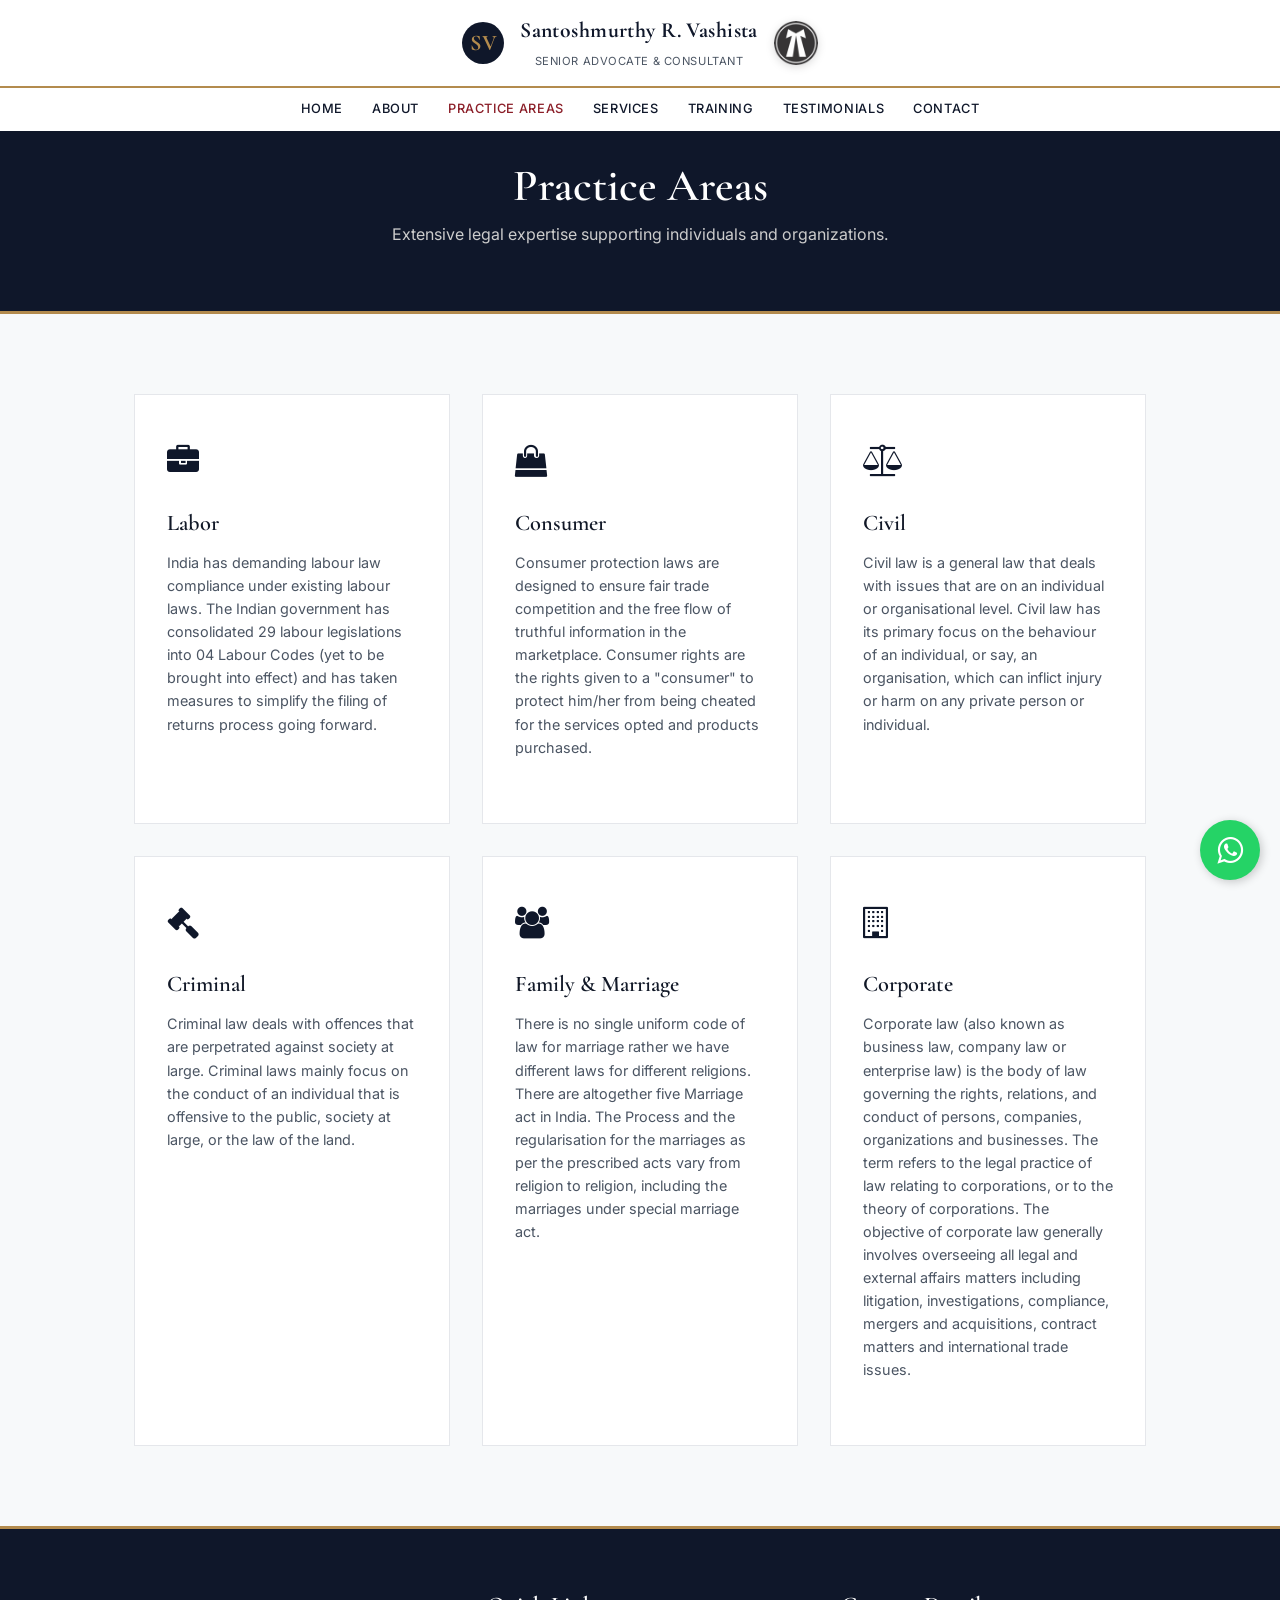
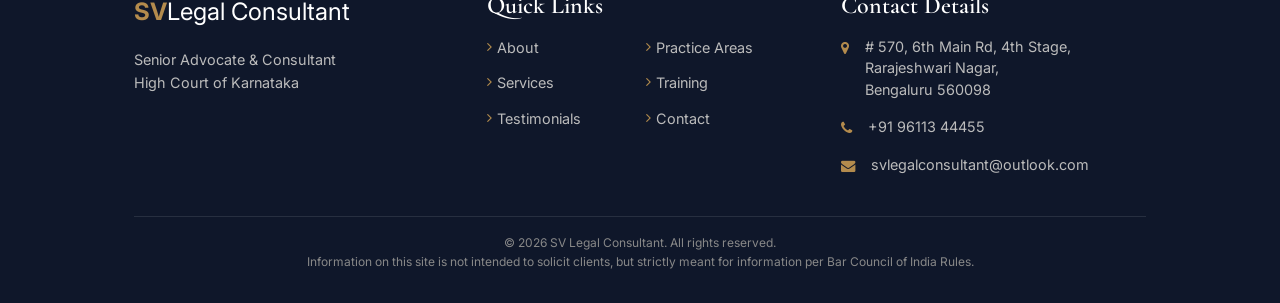
<file: practice.html>
<!doctype html>
<html lang="en">
<head>
        <meta charset="utf-8">
    <meta content="width=device-width, initial-scale=1" name="viewport">
    <title>Practice Areas | SV Legal Consultant – Litigation, Advisory & Regulatory</title>
    <meta name="description" content="SV Legal Consultant offers expertise across civil & criminal litigation, corporate & commercial law, labor & employment, real estate, family law, and regulatory compliance.">
    <meta name="keywords" content="practice areas, civil litigation, criminal law, corporate law, labor law, real estate law, family law, regulatory compliance, legal services bangalore">
    <meta name="author" content="Santoshmurthy R. Vashista | SV Legal Consultant">
    <meta name="robots" content="index, follow">
    <link rel="canonical" href="https://svlegalconsultant.vercel.app/practice.html">
    <!-- Open Graph -->
    <meta property="og:title" content="Practice Areas | SV Legal Consultant">
    <meta property="og:description" content="SV Legal Consultant offers expertise across civil & criminal litigation, corporate & commercial law, labor & employment, real estate, family law, and regulatory compliance.">
    <meta property="og:type" content="website">
    <meta property="og:url" content="https://svlegalconsultant.vercel.app/practice.html">
    <meta property="og:image" content="https://svlegalconsultant.vercel.app/images/social-share.png">
    <meta property="og:site_name" content="SV Legal Consultant">
    <meta property="og:locale" content="en_IN">
    <!-- Twitter Card -->
    <meta name="twitter:card" content="summary_large_image">
    <meta name="twitter:title" content="Practice Areas | SV Legal Consultant">
    <meta name="twitter:description" content="SV Legal Consultant offers expertise across civil & criminal litigation, corporate & commercial law, labor & employment, real estate, family law, and regulatory compliance.">
    <meta name="twitter:image" content="https://svlegalconsultant.vercel.app/images/social-share.png">
    <!-- Structured Data -->
    <script type="application/ld+json">
    {
      "@context": "https://schema.org",
      "@type": "LegalService",
      "name": "SV Legal Consultant",
      "description": "SV Legal Consultant offers expertise across civil & criminal litigation, corporate & commercial law, labor & employment, real estate, family law, and regulatory compliance.",
      "url": "https://svlegalconsultant.vercel.app",
      "telephone": "+919611344455",
      "email": "svlegalconsultant@outlook.com",
      "address": {
        "@type": "PostalAddress",
        "streetAddress": "#570, 6th Main Rd, 4th Stage, Rajarajeshwari Nagar",
        "addressLocality": "Bengaluru",
        "addressRegion": "Karnataka",
        "postalCode": "560098",
        "addressCountry": "IN"
      },
      "founder": {
        "@type": "Person",
        "name": "Santoshmurthy R. Vashista",
        "jobTitle": "Senior Advocate & Consultant"
      },
      "areaServed": "India"
    }
    </script>
    <link rel="icon" href="images/favicon.svg" type="image/svg+xml">
    <link rel="preconnect" href="https://fonts.googleapis.com">
    <link rel="preconnect" href="https://fonts.gstatic.com" crossorigin>
    <link rel="preload" as="style" href="https://fonts.googleapis.com/css2?family=Cormorant+Garamond:ital,wght@0,400;0,600;0,700;1,400&family=Inter:wght@300;400;500;600&display=swap">
    <link href="https://fonts.googleapis.com/css2?family=Cormorant+Garamond:ital,wght@0,400;0,600;0,700;1,400&family=Inter:wght@300;400;500;600&display=swap" rel="stylesheet" media="print" onload="this.media='all'">
    <link rel="stylesheet" href="css/bootstrap.min.css">
    <link rel="stylesheet" href="css/font-awesome.css">
    <link rel="stylesheet" href="css/redesign.css">
</head>
<body class="traditional-theme">
    <div class="site-shell">
        <header class="site-header reveal-item">
            <div class="header-top">
                <div class="container" style="display:flex; justify-content:center; align-items:center;">
                    <a class="brand" href="index.html" aria-label="Go to home">
                        <span class="brand__mark" aria-hidden="true">SV</span>
                        <span class="brand__text">
                            <strong>Santoshmurthy R. Vashista</strong>
                            <span>Senior Advocate &amp; Consultant</span>
                        </span>
                    </a>
                    <img loading="lazy" src="images/advocate-badge.png" alt="Advocate Badge" class="header-badge">
                </div>
            </div>
            <div class="header-bottom">
                <div class="container" style="display:flex; justify-content:center; align-items:center;">
                    <button class="nav-toggle" type="button" aria-label="Toggle navigation" aria-expanded="false" data-nav-toggle>
                        <span></span><span></span><span></span>
                    </button>
                    <nav class="site-nav" data-nav>
                        <a href="index.html">Home</a><a href="about.html">About</a><a href="practice.html" class="active">Practice Areas</a><a href="services.html">Services</a><a href="training.html">Training</a><a href="testimonials.html">Testimonials</a><a href="contact.html">Contact</a>
                    </nav>
                </div>
            </div>
        </header>

        <main>
            <div class="page-header">
                <div class="container">
                    <h1 class="section-title">Practice Areas</h1>
                    <p class="section-desc">Extensive legal expertise supporting individuals and organizations.</p>
                </div>
            </div>

            <section class="practice section-bg-light">
                <div class="container">
                    <div class="grid-3-col">
                        <!-- Labor -->
                        <div class="classic-card reveal-item" style="height:100%;">
                            <div class="card-icon"><i class="fa fa-briefcase"></i></div>
                            <h3>Labor</h3>
                            <p>India has demanding labour law compliance under existing labour laws. The Indian government has consolidated 29 labour legislations into 04 Labour Codes (yet to be brought into effect) and has taken measures to simplify the filing of returns process going forward.</p>
                        </div>
                        <!-- Consumer -->
                        <div class="classic-card reveal-item" style="height:100%;">
                            <div class="card-icon"><i class="fa fa-shopping-bag"></i></div>
                            <h3>Consumer</h3>
                            <p>Consumer protection laws are designed to ensure fair trade competition and the free flow of truthful information in the marketplace. Consumer rights are the rights given to a "consumer" to protect him/her from being cheated for the services opted and products purchased.</p>
                        </div>
                        <!-- Civil -->
                        <div class="classic-card reveal-item" style="height:100%;">
                            <div class="card-icon"><i class="fa fa-balance-scale"></i></div>
                            <h3>Civil</h3>
                            <p>Civil law is a general law that deals with issues that are on an individual or organisational level. Civil law has its primary focus on the behaviour of an individual, or say, an organisation, which can inflict injury or harm on any private person or individual.</p>
                        </div>
                        <!-- Criminal -->
                        <div class="classic-card reveal-item" style="height:100%;">
                            <div class="card-icon"><i class="fa fa-gavel"></i></div>
                            <h3>Criminal</h3>
                            <p>Criminal law deals with offences that are perpetrated against society at large. Criminal laws mainly focus on the conduct of an individual that is offensive to the public, society at large, or the law of the land.</p>
                        </div>
                        <!-- Family & Marriage -->
                        <div class="classic-card reveal-item" style="height:100%;">
                            <div class="card-icon"><i class="fa fa-users"></i></div>
                            <h3>Family & Marriage</h3>
                            <p>There is no single uniform code of law for marriage rather we have different laws for different religions. There are altogether five Marriage act in India. The Process and the regularisation for the marriages as per the prescribed acts vary from religion to religion, including the marriages under special marriage act.</p>
                        </div>
                        <!-- Corporate -->
                        <div class="classic-card reveal-item" style="height:100%;">
                            <div class="card-icon"><i class="fa fa-building-o"></i></div>
                            <h3>Corporate</h3>
                            <p>Corporate law (also known as business law, company law or enterprise law) is the body of law governing the rights, relations, and conduct of persons, companies, organizations and businesses. The term refers to the legal practice of law relating to corporations, or to the theory of corporations. The objective of corporate law generally involves overseeing all legal and external affairs matters including litigation, investigations, compliance, mergers and acquisitions, contract matters and international trade issues.</p>
                        </div>
                    </div>
                </div>
            </section>
        </main>

                <footer class="site-footer">
            <div class="container">
                <div class="footer-grid">
                    <div class="footer-col">
                        <div class="disclaimer__wordmark" style="color:var(--accent-gold); font-size:1.5rem; margin-bottom:1rem;"><strong>SV</strong><span style="color:#fff;">Legal Consultant</span></div>
                        <p style="color: #bbb; font-size: 0.9rem; margin-bottom: 1.5rem;">Senior Advocate &amp; Consultant<br>High Court of Karnataka</p>
                    </div>
                    <div class="footer-col">
                        <h4 style="color:#fff; margin-bottom:1rem; font-family:var(--font-serif);">Quick Links</h4>
                        <div class="footer-links-grid">
                            <a href="about.html">About</a>
                            <a href="practice.html">Practice Areas</a>
                            <a href="services.html">Services</a>
                            <a href="training.html">Training</a>
                            <a href="testimonials.html">Testimonials</a>
                            <a href="contact.html">Contact</a>
                        </div>
                    </div>
                    <div class="footer-col">
                        <h4 style="color:#fff; margin-bottom:1rem; font-family:var(--font-serif);">Contact Details</h4>
                        <ul class="footer-contact-list">
                            <li><i class="fa fa-map-marker" style="margin-top: 5px;"></i> <span># 570, 6th Main Rd, 4th Stage,<br>Rarajeshwari Nagar,<br>Bengaluru 560098</span></li>
                            <li><i class="fa fa-phone" style="margin-top: 5px;"></i> <span>+91 96113 44455</span></li>
                            <li><i class="fa fa-envelope" style="margin-top: 5px;"></i> <span>svlegalconsultant@outlook.com</span></li>
                        </ul>
                    </div>
                </div>
                <div class="footer-bottom mt-4" style="border-top:1px solid rgba(255,255,255,0.1); padding-top:1rem; color:#888; font-size:0.75rem; text-align:center;">
                    &copy; 2026 SV Legal Consultant. All rights reserved. <br>
                    Information on this site is not intended to solicit clients, but strictly meant for information per Bar Council of India Rules.
                </div>
            </div>
        </footer>
    </div>
    <script>
        document.addEventListener('DOMContentLoaded', () => {
            const observer = new IntersectionObserver((entries) => {
                entries.forEach(entry => {
                    if (entry.isIntersecting) {
                        entry.target.classList.add('is-visible');
                        observer.unobserve(entry.target);
                    }
                });
            }, { threshold: 0.1 });
            document.querySelectorAll('.reveal-item').forEach(el => observer.observe(el));
            document.querySelector('[data-nav-toggle]').addEventListener('click', () => document.body.classList.toggle('nav-open'));
        });
    </script>
<script src="js/shared.js" defer></script>
</body>
</html>
</file>
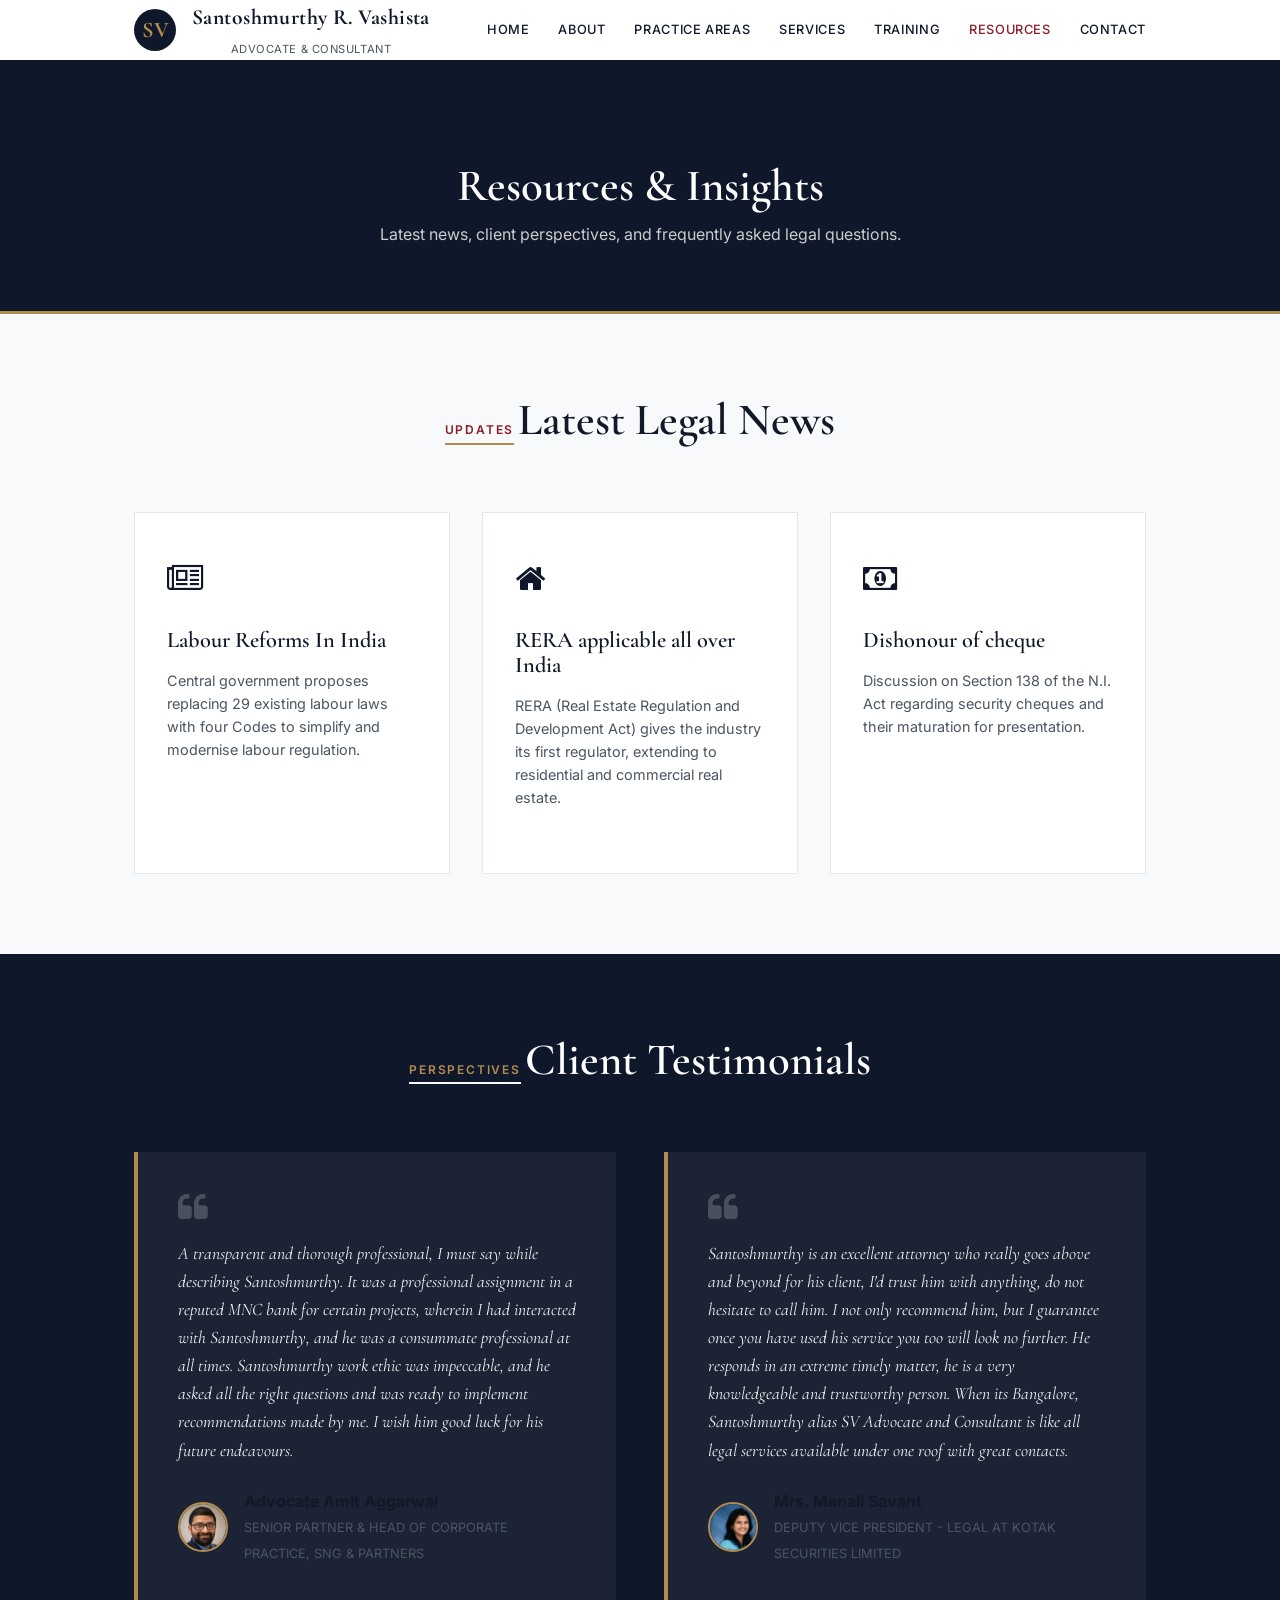
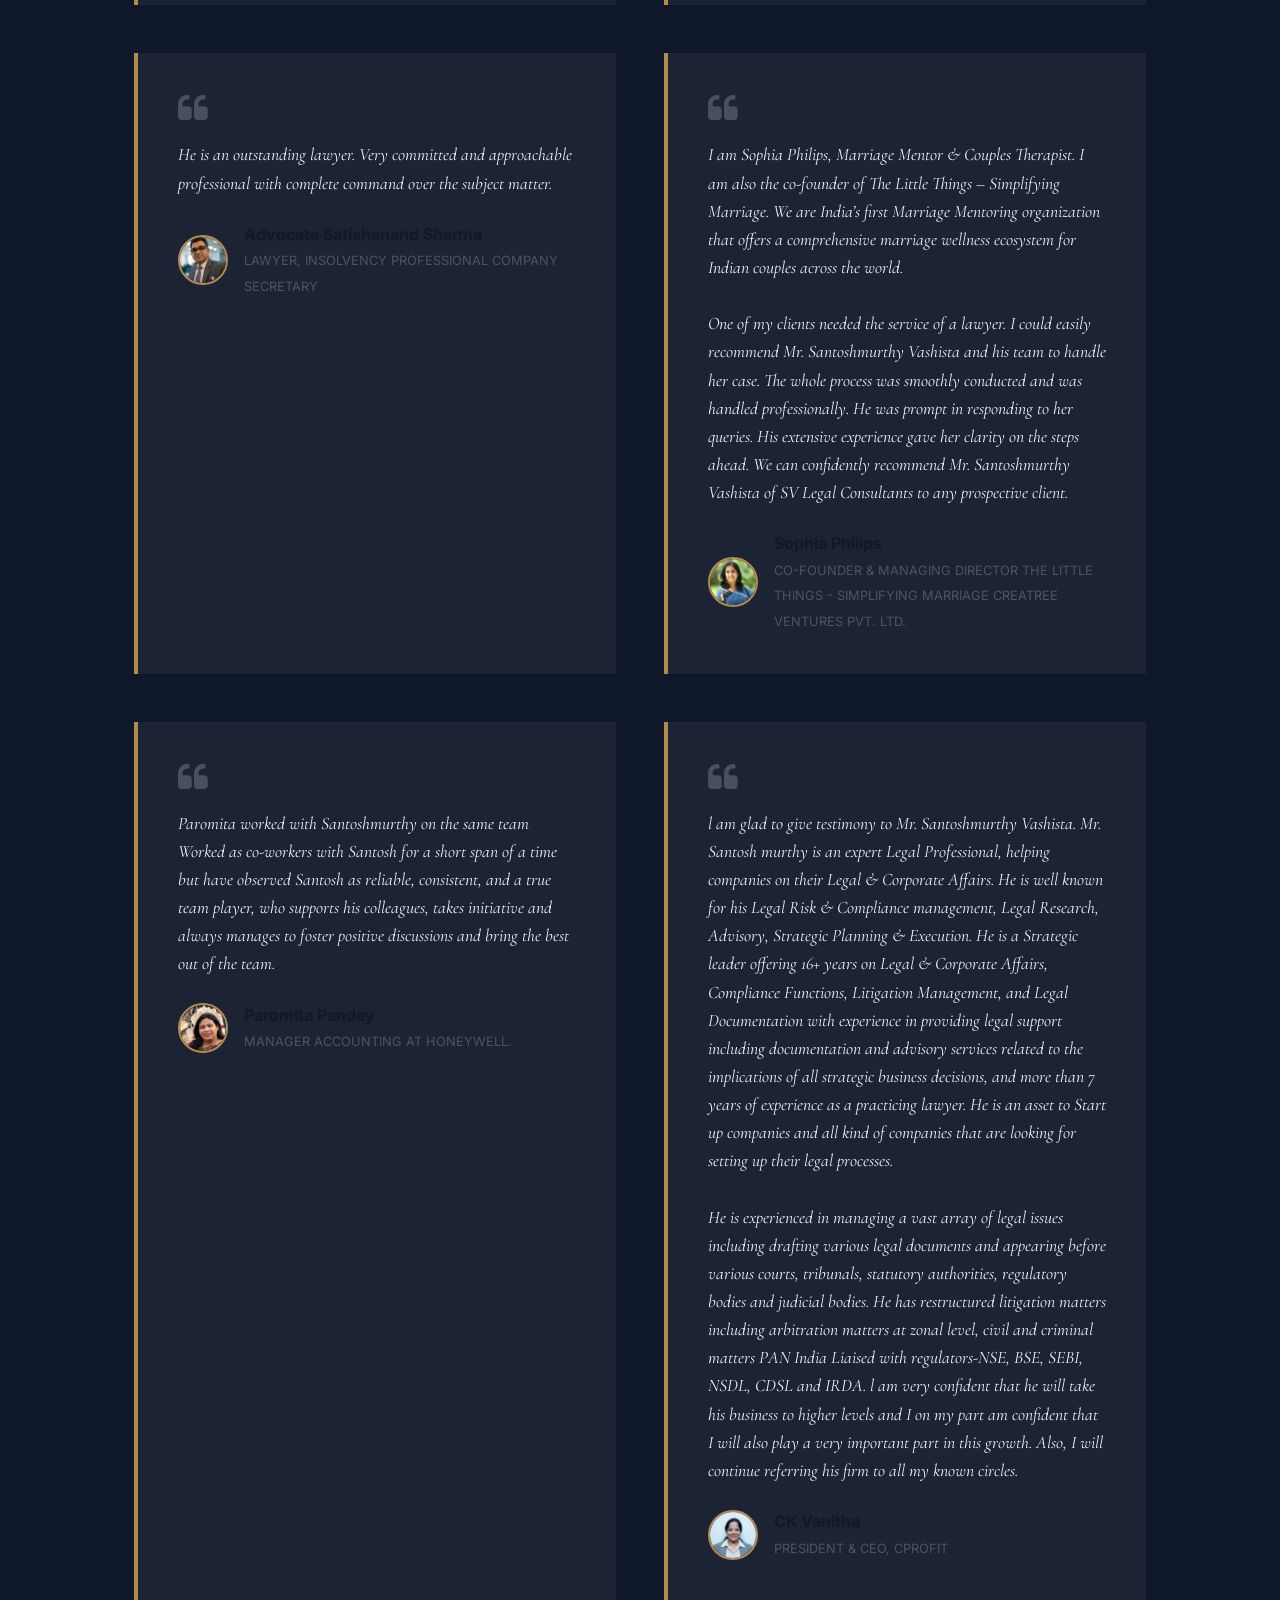
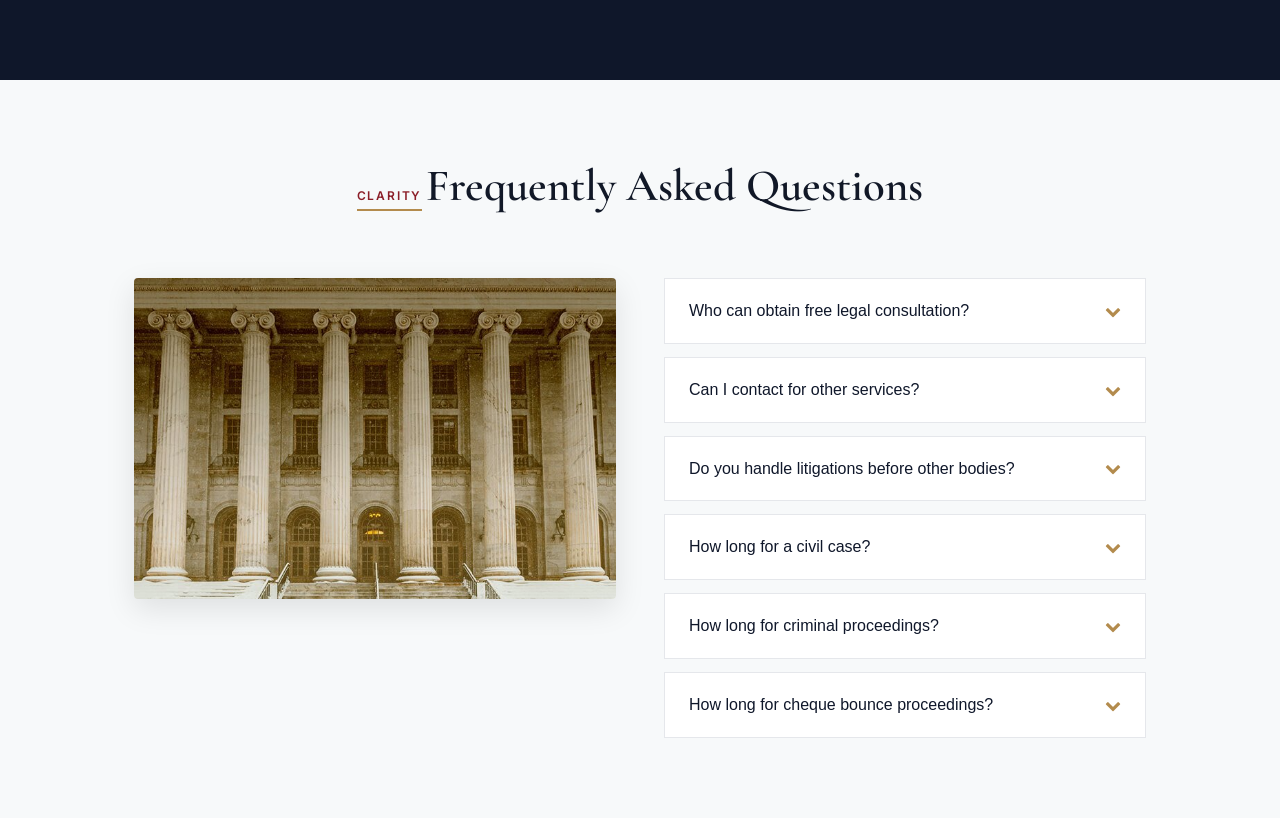
<file: resources.html>
<!doctype html>
<html lang="en">
<head>
    <meta charset="utf-8">
    <meta content="width=device-width, initial-scale=1" name="viewport">
    <title>Resources | SV Legal Consultant</title>
    <link rel="icon" href="images/icon.png" type="image/gif" sizes="16x16">
    <link rel="preconnect" href="https://fonts.googleapis.com">
    <link rel="preconnect" href="https://fonts.gstatic.com" crossorigin>
    <link href="https://fonts.googleapis.com/css2?family=Cormorant+Garamond:ital,wght@0,400;0,600;0,700;1,400&family=Inter:wght@300;400;500;600&display=swap" rel="stylesheet">
    <link rel="stylesheet" href="css/bootstrap.min.css">
    <link rel="stylesheet" href="css/font-awesome.css">
    <link rel="stylesheet" href="css/redesign.css">
</head>
<body class="traditional-theme">
    <div class="site-shell">
        <header class="site-header reveal-item align-items-center">
            <div class="container d-flex justify-content-between align-items-center">
                <a class="brand" href="index.html">
                    <span class="brand__mark" aria-hidden="true">SV</span>
                    <span class="brand__text"><strong>Santoshmurthy R. Vashista</strong><span>Advocate & Consultant</span></span>
                </a>
                <button class="nav-toggle" type="button" aria-label="Toggle navigation" aria-expanded="false" data-nav-toggle>
                    <span></span><span></span><span></span>
                </button>
                <nav class="site-nav" data-nav>
                    <a href="index.html">Home</a><a href="about.html">About</a><a href="practice.html">Practice Areas</a><a href="services.html">Services</a><a href="training.html">Training</a><a href="resources.html" class="active">Resources</a><a href="contact.html">Contact</a>
                </nav>
            </div>
        </header>

        <main>
            <div class="page-header">
                <div class="container">
                    <h1 class="section-title">Resources & Insights</h1>
                    <p class="section-desc">Latest news, client perspectives, and frequently asked legal questions.</p>
                </div>
            </div>

            <!-- NEWS -->
            <section class="news section-bg-light" id="news">
                <div class="container">
                    <div class="text-center mx-auto" style="max-width: 700px; margin-bottom: 3rem;">
                        <span class="eyebrow">Updates</span>
                        <h2 class="section-title">Latest Legal News</h2>
                    </div>
                    <div class="grid-3-col">
                        <div class="classic-card reveal-item">
                            <div class="card-icon"><i class="fa fa-newspaper-o"></i></div>
                            <h3>Labour Reforms In India</h3>
                            <p>Central government proposes replacing 29 existing labour laws with four Codes to simplify and modernise labour regulation.</p>
                        </div>
                        <div class="classic-card reveal-item">
                            <div class="card-icon"><i class="fa fa-home"></i></div>
                            <h3>RERA applicable all over India</h3>
                            <p>RERA (Real Estate Regulation and Development Act) gives the industry its first regulator, extending to residential and commercial real estate.</p>
                        </div>
                        <div class="classic-card reveal-item">
                            <div class="card-icon"><i class="fa fa-money"></i></div>
                            <h3>Dishonour of cheque</h3>
                            <p>Discussion on Section 138 of the N.I. Act regarding security cheques and their maturation for presentation.</p>
                        </div>
                    </div>
                </div>
            </section>

            <!-- TESTIMONIALS -->
            <section class="testimonials" id="testimonials">
                <div class="container">
                    <div class="text-center mx-auto reveal-item" style="max-width: 600px; margin-bottom: 3rem;">
                        <span class="eyebrow" style="color:var(--accent-gold); border-bottom-color:var(--text-light)">Perspectives</span>
                        <h2 class="section-title text-white">Client Testimonials</h2>
                    </div>
                    <div class="grid-2-col">
                        <div class="testimonial-card reveal-item">
                            <i class="fa fa-quote-left quote-icon"></i>
                            <p class="quote-text">A transparent and thorough professional, I must say while describing Santoshmurthy. It was a professional assignment in a reputed MNC bank for certain projects, wherein I had interacted with Santoshmurthy, and he was a consummate professional at all times. Santoshmurthy work ethic was impeccable, and he asked all the right questions and was ready to implement recommendations made by me. I wish him good luck for his future endeavours.</p>
                            <div class="testimonial-author mt-4" style="display: flex; align-items: center; gap: 1rem; text-align: left;">
                                <img src="images/agarwal.jpeg" alt="Advocate Amit Aggarwal" style="width: 50px; height: 50px; border-radius: 50%; object-fit: cover; border: 2px solid var(--accent-gold);">
                                <div>
                                    <strong style="display: block; font-size: 1rem; color: var(--text-dark);">Advocate Amit Aggarwal</strong>
                                    <span style="font-size: 0.8rem; color: var(--text-muted);">Senior Partner & Head of Corporate Practice, SNG & Partners</span>
                                </div>
                            </div>
                        </div>

                        <div class="testimonial-card reveal-item">
                            <i class="fa fa-quote-left quote-icon"></i>
                            <p class="quote-text">Santoshmurthy is an excellent attorney who really goes above and beyond for his client, I'd trust him with anything, do not hesitate to call him. I not only recommend him, but I guarantee once you have used his service you too will look no further. He responds in an extreme timely matter, he is a very knowledgeable and trustworthy person. When its Bangalore, Santoshmurthy alias SV Advocate and Consultant is like all legal services available under one roof with great contacts.</p>
                            <div class="testimonial-author mt-4" style="display: flex; align-items: center; gap: 1rem; text-align: left;">
                                <img src="images/manali.jpeg" alt="Mrs. Manali Savant" style="width: 50px; height: 50px; border-radius: 50%; object-fit: cover; border: 2px solid var(--accent-gold);">
                                <div>
                                    <strong style="display: block; font-size: 1rem; color: var(--text-dark);">Mrs. Manali Savant</strong>
                                    <span style="font-size: 0.8rem; color: var(--text-muted);">Deputy Vice President - Legal at Kotak Securities Limited</span>
                                </div>
                            </div>
                        </div>

                        <div class="testimonial-card reveal-item">
                            <i class="fa fa-quote-left quote-icon"></i>
                            <p class="quote-text">He is an outstanding lawyer. Very committed and approachable professional with complete command over the subject matter.</p>
                            <div class="testimonial-author mt-4" style="display: flex; align-items: center; gap: 1rem; text-align: left;">
                                <img src="images/sharma.jpeg" alt="Advocate Satishanand Sharma" style="width: 50px; height: 50px; border-radius: 50%; object-fit: cover; border: 2px solid var(--accent-gold);">
                                <div>
                                    <strong style="display: block; font-size: 1rem; color: var(--text-dark);">Advocate Satishanand Sharma</strong>
                                    <span style="font-size: 0.8rem; color: var(--text-muted);">Lawyer, Insolvency Professional Company Secretary</span>
                                </div>
                            </div>
                        </div>

                        <div class="testimonial-card reveal-item">
                            <i class="fa fa-quote-left quote-icon"></i>
                            <p class="quote-text">I am Sophia Philips, Marriage Mentor & Couples Therapist. I am also the co-founder of The Little Things – Simplifying Marriage. We are India’s first Marriage Mentoring organization that offers a comprehensive marriage wellness ecosystem for Indian couples across the world.<br><br>One of my clients needed the service of a lawyer. I could easily recommend Mr. Santoshmurthy Vashista and his team to handle her case. The whole process was smoothly conducted and was handled professionally. He was prompt in responding to her queries. His extensive experience gave her clarity on the steps ahead. We can confidently recommend Mr. Santoshmurthy Vashista of SV Legal Consultants to any prospective client.</p>
                            <div class="testimonial-author mt-4" style="display: flex; align-items: center; gap: 1rem; text-align: left;">
                                <img src="images/sophia.jpeg" alt="Sophia Philips" style="width: 50px; height: 50px; border-radius: 50%; object-fit: cover; border: 2px solid var(--accent-gold);">
                                <div>
                                    <strong style="display: block; font-size: 1rem; color: var(--text-dark);">Sophia Philips</strong>
                                    <span style="font-size: 0.8rem; color: var(--text-muted);">Co-Founder & Managing Director The Little Things - Simplifying Marriage Creatree Ventures Pvt. Ltd.</span>
                                </div>
                            </div>
                        </div>

                        <div class="testimonial-card reveal-item">
                            <i class="fa fa-quote-left quote-icon"></i>
                            <p class="quote-text">Paromita worked with Santoshmurthy on the same team Worked as co-workers with Santosh for a short span of a time but have observed Santosh as reliable, consistent, and a true team player, who supports his colleagues, takes initiative and always manages to foster positive discussions and bring the best out of the team.</p>
                            <div class="testimonial-author mt-4" style="display: flex; align-items: center; gap: 1rem; text-align: left;">
                                <img src="images/panday.jpeg" alt="Paromita Pandey" style="width: 50px; height: 50px; border-radius: 50%; object-fit: cover; border: 2px solid var(--accent-gold);">
                                <div>
                                    <strong style="display: block; font-size: 1rem; color: var(--text-dark);">Paromita Pandey</strong>
                                    <span style="font-size: 0.8rem; color: var(--text-muted);">Manager Accounting at Honeywell.</span>
                                </div>
                            </div>
                        </div>

                        <div class="testimonial-card reveal-item">
                            <i class="fa fa-quote-left quote-icon"></i>
                            <p class="quote-text">l am glad to give testimony to Mr. Santoshmurthy Vashista. Mr. Santosh murthy is an expert Legal Professional, helping companies on their Legal & Corporate Affairs. He is well known for his Legal Risk & Compliance management, Legal Research, Advisory, Strategic Planning & Execution. He is a Strategic leader offering 16+ years on Legal & Corporate Affairs, Compliance Functions, Litigation Management, and Legal Documentation with experience in providing legal support including documentation and advisory services related to the implications of all strategic business decisions, and more than 7 years of experience as a practicing lawyer. He is an asset to Start up companies and all kind of companies that are looking for setting up their legal processes.<br><br>He is experienced in managing a vast array of legal issues including drafting various legal documents and appearing before various courts, tribunals, statutory authorities, regulatory bodies and judicial bodies. He has restructured litigation matters including arbitration matters at zonal level, civil and criminal matters PAN India Liaised with regulators-NSE, BSE, SEBI, NSDL, CDSL and IRDA. l am very confident that he will take his business to higher levels and I on my part am confident that I will also play a very important part in this growth. Also, I will continue referring his firm to all my known circles.</p>
                            <div class="testimonial-author mt-4" style="display: flex; align-items: center; gap: 1rem; text-align: left;">
                                <img src="images/vanita.jpeg" alt="CK Vanitha" style="width: 50px; height: 50px; border-radius: 50%; object-fit: cover; border: 2px solid var(--accent-gold);">
                                <div>
                                    <strong style="display: block; font-size: 1rem; color: var(--text-dark);">CK Vanitha</strong>
                                    <span style="font-size: 0.8rem; color: var(--text-muted);">President & CEO, cPROFIT</span>
                                </div>
                            </div>
                        </div>
                    </div>
                </div>
            </section>

            <!-- FAQ SECTION -->
            <section class="faq section-bg-light" id="faq">
                <div class="container">
                    <div class="text-center mx-auto reveal-item" style="max-width: 700px; margin-bottom: 3rem;">
                        <span class="eyebrow">Clarity</span>
                        <h2 class="section-title">Frequently Asked Questions</h2>
                    </div>
                    
                    <div class="grid-2-col faq-grid hide-mobile-grid">
                        <div class="faq-visual reveal-item">
                            <img src="images/2.jpg" alt="Legal documents" style="border-radius:var(--radius-sm); box-shadow:0 10px 30px rgba(0,0,0,0.1);">
                        </div>
                        <div class="faq-accordion reveal-item">
                            <div class="faq-item">
                                <button class="faq-question">Who can obtain free legal consultation? <i class="fa fa-chevron-down"></i></button>
                                <div class="faq-answer">
                                    <p>Anyone directly affected by a problem who emails their problem with full personal details (name, address, email, phone).</p>
                                </div>
                            </div>
                            <div class="faq-item">
                                <button class="faq-question">Can I contact for other services? <i class="fa fa-chevron-down"></i></button>
                                <div class="faq-answer">
                                    <p>Yes, the firm handles diverse practice areas highlighted on the portal.</p>
                                </div>
                            </div>
                            <div class="faq-item">
                                <button class="faq-question">Do you handle litigations before other bodies? <i class="fa fa-chevron-down"></i></button>
                                <div class="faq-answer">
                                    <p>Yes, specialized in handling litigation before statutory and regulatory bodies like Securities Court, Ombudsman, Tribunals, Special Courts, etc.</p>
                                </div>
                            </div>
                            <div class="faq-item">
                                <button class="faq-question">How long for a civil case? <i class="fa fa-chevron-down"></i></button>
                                <div class="faq-answer">
                                    <p>Average 6 months to 5 years for original jurisdiction; appeals can take an additional half of that time.</p>
                                </div>
                            </div>
                            <div class="faq-item">
                                <button class="faq-question">How long for criminal proceedings? <i class="fa fa-chevron-down"></i></button>
                                <div class="faq-answer">
                                    <p>1 to 5 years for trial; appeals/revisions can take another 1 to 3 years at each level.</p>
                                </div>
                            </div>
                            <div class="faq-item">
                                <button class="faq-question">How long for cheque bounce proceedings? <i class="fa fa-chevron-down"></i></button>
                                <div class="faq-answer">
                                    <p>Ideally 6 months (per Act), but typically takes 1 to 3 years on average.</p>
                                </div>
                            </div>
                        </div>
                    </div>
                </div>
            </section>
        </main>
    </div>
    <script>
        document.addEventListener('DOMContentLoaded', () => {
            const observer = new IntersectionObserver((entries) => {
                entries.forEach(entry => {
                    if (entry.isIntersecting) {
                        entry.target.classList.add('is-visible');
                        observer.unobserve(entry.target);
                    }
                });
            }, { threshold: 0.1 });
            document.querySelectorAll('.reveal-item').forEach(el => observer.observe(el));
            document.querySelector('[data-nav-toggle]').addEventListener('click', () => document.body.classList.toggle('nav-open'));
            document.querySelectorAll('.faq-question').forEach(btn => {
                btn.addEventListener('click', () => {
                    const ans = btn.nextElementSibling;
                    const isActive = btn.classList.contains('active');
                    document.querySelectorAll('.faq-question').forEach(b => {
                        b.classList.remove('active'); b.nextElementSibling.style.maxHeight = null;
                        b.querySelector('i').className = 'fa fa-chevron-down';
                    });
                    if (!isActive) {
                        btn.classList.add('active');
                        ans.style.maxHeight = ans.scrollHeight + "px";
                        btn.querySelector('i').className = 'fa fa-chevron-up';
                    }
                });
            });
        });
    </script>
</body>
</html>
</file>
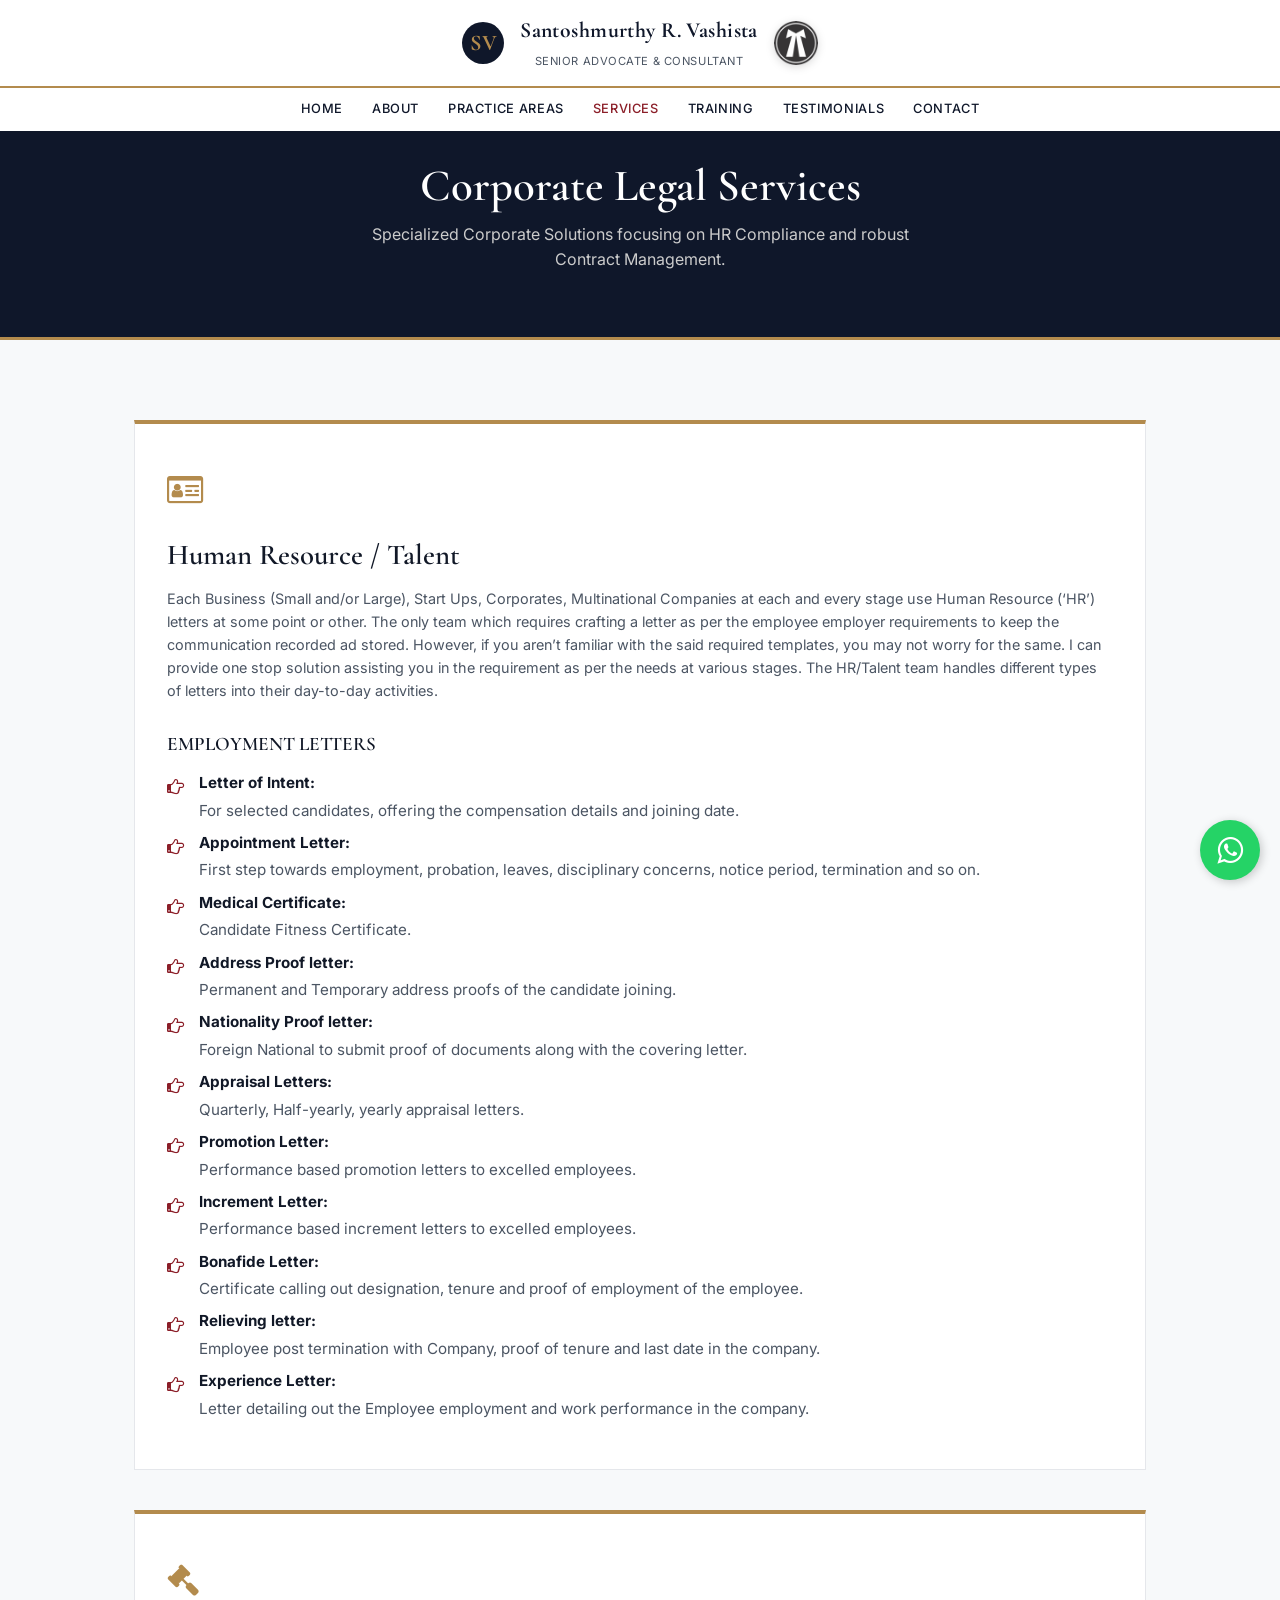
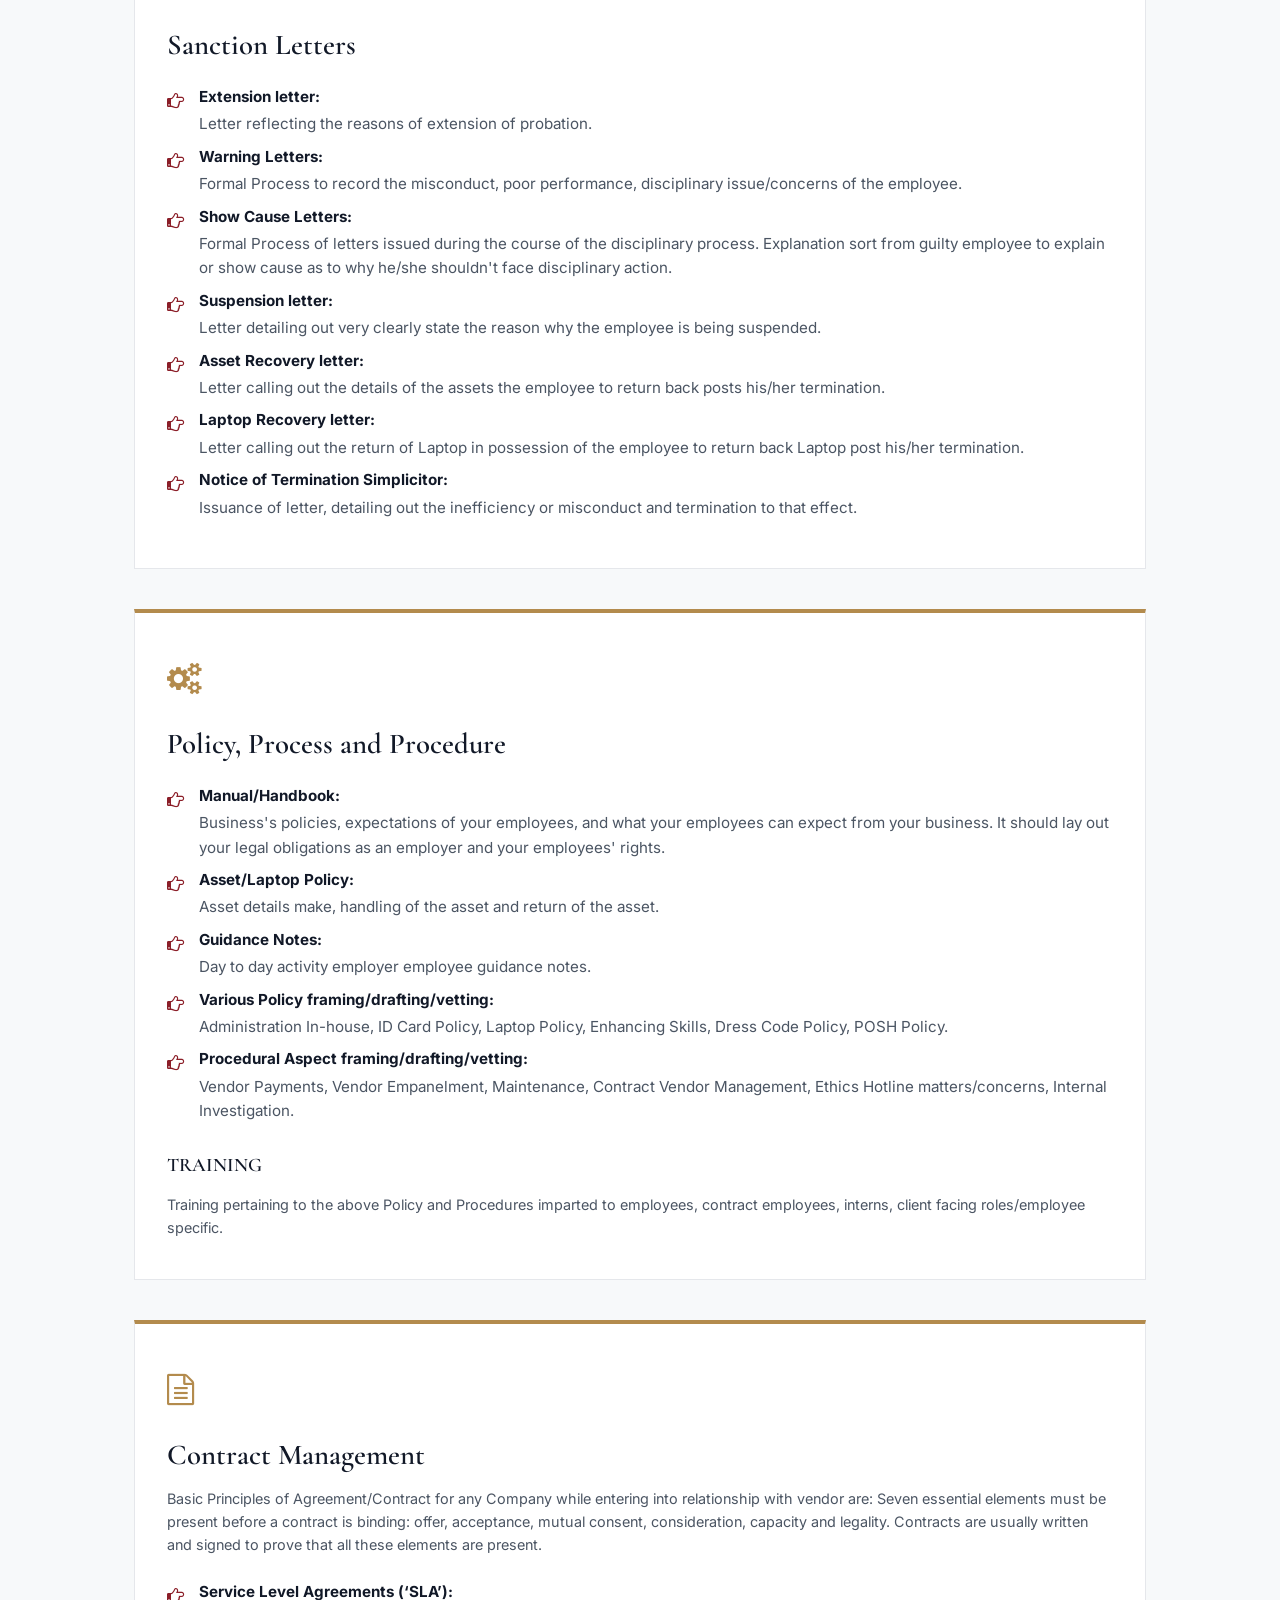
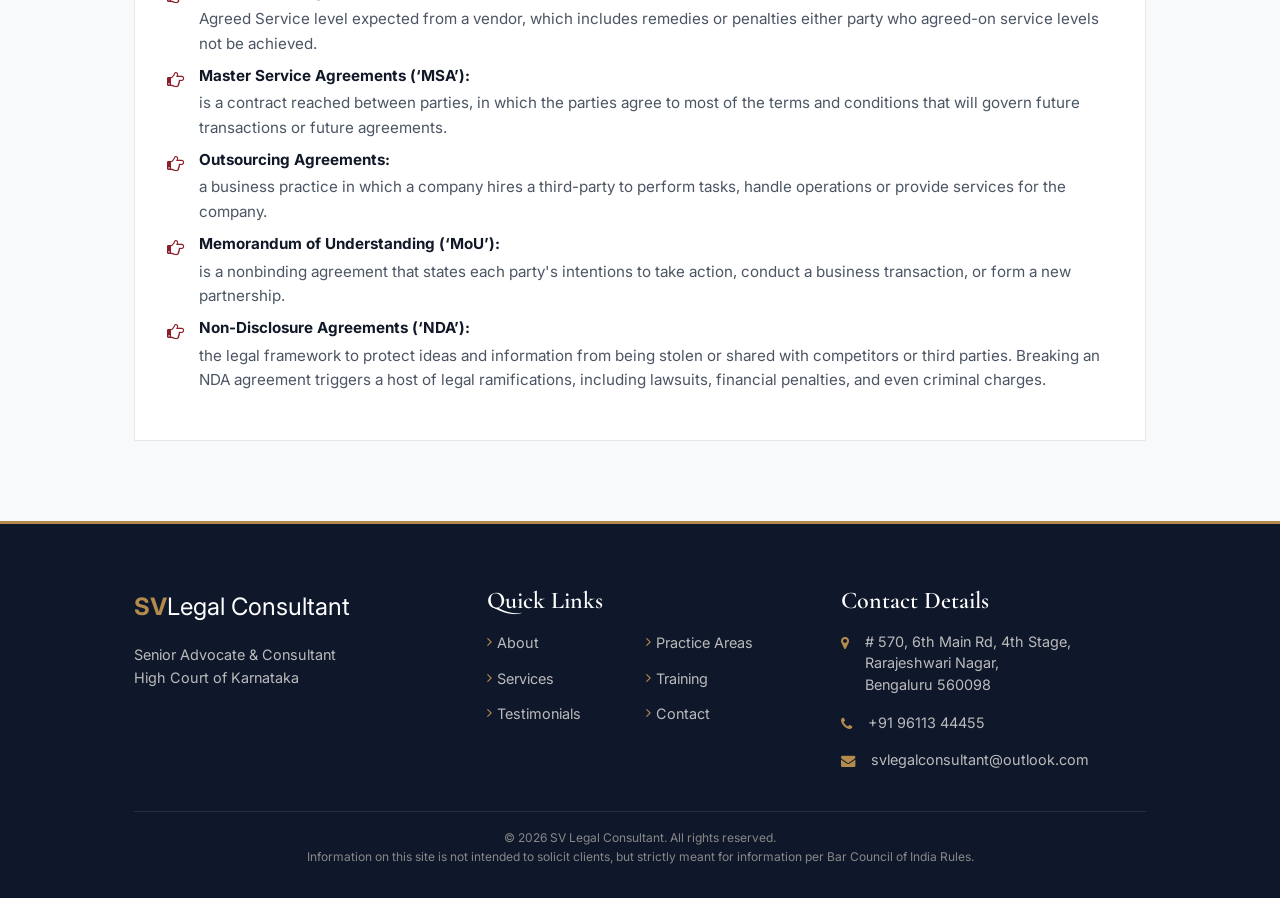
<file: services.html>
<!doctype html>
<html lang="en">
<head>
        <meta charset="utf-8">
    <meta content="width=device-width, initial-scale=1" name="viewport">
    <title>Legal Services | SV Legal Consultant – Advisory, Liaisoning & Compliance</title>
    <meta name="description" content="Comprehensive legal services including litigation management, legal advisory, regulatory liaisoning, contract drafting, corporate compliance, and dispute resolution across India.">
    <meta name="keywords" content="legal services, litigation management, legal advisory, regulatory liaisoning, contract drafting, corporate compliance, dispute resolution india">
    <meta name="author" content="Santoshmurthy R. Vashista | SV Legal Consultant">
    <meta name="robots" content="index, follow">
    <link rel="canonical" href="https://svlegalconsultant.vercel.app/services.html">
    <!-- Open Graph -->
    <meta property="og:title" content="Services | SV Legal Consultant">
    <meta property="og:description" content="Comprehensive legal services including litigation management, legal advisory, regulatory liaisoning, contract drafting, corporate compliance, and dispute resolution across India.">
    <meta property="og:type" content="website">
    <meta property="og:url" content="https://svlegalconsultant.vercel.app/services.html">
    <meta property="og:image" content="https://svlegalconsultant.vercel.app/images/social-share.png">
    <meta property="og:site_name" content="SV Legal Consultant">
    <meta property="og:locale" content="en_IN">
    <!-- Twitter Card -->
    <meta name="twitter:card" content="summary_large_image">
    <meta name="twitter:title" content="Services | SV Legal Consultant">
    <meta name="twitter:description" content="Comprehensive legal services including litigation management, legal advisory, regulatory liaisoning, contract drafting, corporate compliance, and dispute resolution across India.">
    <meta name="twitter:image" content="https://svlegalconsultant.vercel.app/images/social-share.png">
    <!-- Structured Data -->
    <script type="application/ld+json">
    {
      "@context": "https://schema.org",
      "@type": "LegalService",
      "name": "SV Legal Consultant",
      "description": "Comprehensive legal services including litigation management, legal advisory, regulatory liaisoning, contract drafting, corporate compliance, and dispute resolution across India.",
      "url": "https://svlegalconsultant.vercel.app",
      "telephone": "+919611344455",
      "email": "svlegalconsultant@outlook.com",
      "address": {
        "@type": "PostalAddress",
        "streetAddress": "#570, 6th Main Rd, 4th Stage, Rajarajeshwari Nagar",
        "addressLocality": "Bengaluru",
        "addressRegion": "Karnataka",
        "postalCode": "560098",
        "addressCountry": "IN"
      },
      "founder": {
        "@type": "Person",
        "name": "Santoshmurthy R. Vashista",
        "jobTitle": "Senior Advocate & Consultant"
      },
      "areaServed": "India"
    }
    </script>
    <link rel="icon" href="images/favicon.svg" type="image/svg+xml">
    <link rel="preconnect" href="https://fonts.googleapis.com">
    <link rel="preconnect" href="https://fonts.gstatic.com" crossorigin>
    <link rel="preload" as="style" href="https://fonts.googleapis.com/css2?family=Cormorant+Garamond:ital,wght@0,400;0,600;0,700;1,400&family=Inter:wght@300;400;500;600&display=swap">
    <link href="https://fonts.googleapis.com/css2?family=Cormorant+Garamond:ital,wght@0,400;0,600;0,700;1,400&family=Inter:wght@300;400;500;600&display=swap" rel="stylesheet" media="print" onload="this.media='all'">
    <link rel="stylesheet" href="css/bootstrap.min.css">
    <link rel="stylesheet" href="css/font-awesome.css">
    <link rel="stylesheet" href="css/redesign.css">
</head>
<body class="traditional-theme">
    <div class="site-shell">
        <header class="site-header reveal-item">
            <div class="header-top">
                <div class="container" style="display:flex; justify-content:center; align-items:center;">
                    <a class="brand" href="index.html" aria-label="Go to home">
                        <span class="brand__mark" aria-hidden="true">SV</span>
                        <span class="brand__text">
                            <strong>Santoshmurthy R. Vashista</strong>
                            <span>Senior Advocate &amp; Consultant</span>
                        </span>
                    </a>
                    <img loading="lazy" src="images/advocate-badge.png" alt="Advocate Badge" class="header-badge">
                </div>
            </div>
            <div class="header-bottom">
                <div class="container" style="display:flex; justify-content:center; align-items:center;">
                    <button class="nav-toggle" type="button" aria-label="Toggle navigation" aria-expanded="false" data-nav-toggle>
                        <span></span><span></span><span></span>
                    </button>
                    <nav class="site-nav" data-nav>
                        <a href="index.html">Home</a><a href="about.html">About</a><a href="practice.html">Practice Areas</a><a href="services.html" class="active">Services</a><a href="training.html">Training</a><a href="testimonials.html">Testimonials</a><a href="contact.html">Contact</a>
                    </nav>
                </div>
            </div>
        </header>

        <main>
            <div class="page-header">
                <div class="container">
                    <h1 class="section-title">Corporate Legal Services</h1>
                    <p class="section-desc">Specialized Corporate Solutions focusing on HR Compliance and robust Contract Management.</p>
                </div>
            </div>

            <section class="services section-bg-light">
                <div class="container">
                    <div class="services-wrapper" style="display: flex; flex-direction: column; gap: 2.5rem;">
                        <!-- HR & Talent -->
                        <div class="classic-card reveal-item" style="border-top:4px solid var(--accent-gold);">
                            <div class="card-icon" style="color:var(--accent-gold);"><i class="fa fa-id-card-o"></i></div>
                            <h3 style="font-size:1.8rem; margin-bottom:1rem;">Human Resource / Talent</h3>
                            <p style="color:var(--text-muted); margin-bottom:1.5rem;">Each Business (Small and/or Large), Start Ups, Corporates, Multinational Companies at each and every stage use Human Resource (‘HR’) letters at some point or other. The only team which requires crafting a letter as per the employee employer requirements to keep the communication recorded ad stored. However, if you aren’t familiar with the said required templates, you may not worry for the same. I can provide one stop solution assisting you in the requirement as per the needs at various stages. The HR/Talent team handles different types of letters into their day-to-day activities.</p>
                            
                            <h4 style="font-size:1.2rem; margin-top:2rem; margin-bottom:1rem;">EMPLOYMENT LETTERS</h4>
                            <ul class="check-list">
                                <li style="margin-bottom:0.5rem"><strong>Letter of Intent:</strong> For selected candidates, offering the compensation details and joining date.</li>
                                <li style="margin-bottom:0.5rem"><strong>Appointment Letter:</strong> First step towards employment, probation, leaves, disciplinary concerns, notice period, termination and so on.</li>
                                <li style="margin-bottom:0.5rem"><strong>Medical Certificate:</strong> Candidate Fitness Certificate.</li>
                                <li style="margin-bottom:0.5rem"><strong>Address Proof letter:</strong> Permanent and Temporary address proofs of the candidate joining.</li>
                                <li style="margin-bottom:0.5rem"><strong>Nationality Proof letter:</strong> Foreign National to submit proof of documents along with the covering letter.</li>
                                <li style="margin-bottom:0.5rem"><strong>Appraisal Letters:</strong> Quarterly, Half-yearly, yearly appraisal letters.</li>
                                <li style="margin-bottom:0.5rem"><strong>Promotion Letter:</strong> Performance based promotion letters to excelled employees.</li>
                                <li style="margin-bottom:0.5rem"><strong>Increment Letter:</strong> Performance based increment letters to excelled employees.</li>
                                <li style="margin-bottom:0.5rem"><strong>Bonafide Letter:</strong> Certificate calling out designation, tenure and proof of employment of the employee.</li>
                                <li style="margin-bottom:0.5rem"><strong>Relieving letter:</strong> Employee post termination with Company, proof of tenure and last date in the company.</li>
                                <li style="margin-bottom:0.5rem"><strong>Experience Letter:</strong> Letter detailing out the Employee employment and work performance in the company.</li>
                            </ul>
                        </div>

                        <!-- Sanctions -->
                        <div class="classic-card reveal-item" style="border-top:4px solid var(--accent-gold);">
                            <div class="card-icon" style="color:var(--accent-gold);"><i class="fa fa-gavel"></i></div>
                            <h3 style="font-size:1.8rem; margin-bottom:1.5rem;">Sanction Letters</h3>
                            <ul class="check-list">
                                <li style="margin-bottom:0.5rem"><strong>Extension letter:</strong> Letter reflecting the reasons of extension of probation.</li>
                                <li style="margin-bottom:0.5rem"><strong>Warning Letters:</strong> Formal Process to record the misconduct, poor performance, disciplinary issue/concerns of the employee.</li>
                                <li style="margin-bottom:0.5rem"><strong>Show Cause Letters:</strong> Formal Process of letters issued during the course of the disciplinary process. Explanation sort from guilty employee to explain or show cause as to why he/she shouldn't face disciplinary action.</li>
                                <li style="margin-bottom:0.5rem"><strong>Suspension letter:</strong> Letter detailing out very clearly state the reason why the employee is being suspended.</li>
                                <li style="margin-bottom:0.5rem"><strong>Asset Recovery letter:</strong> Letter calling out the details of the assets the employee to return back posts his/her termination.</li>
                                <li style="margin-bottom:0.5rem"><strong>Laptop Recovery letter:</strong> Letter calling out the return of Laptop in possession of the employee to return back Laptop post his/her termination.</li>
                                <li style="margin-bottom:0.5rem"><strong>Notice of Termination Simplicitor:</strong> Issuance of letter, detailing out the inefficiency or misconduct and termination to that effect.</li>
                            </ul>
                        </div>

                        <!-- Policy & Process -->
                        <div class="classic-card reveal-item" style="border-top:4px solid var(--accent-gold);">
                            <div class="card-icon" style="color:var(--accent-gold);"><i class="fa fa-cogs"></i></div>
                            <h3 style="font-size:1.8rem; margin-bottom:1.5rem;">Policy, Process and Procedure</h3>
                            <ul class="check-list">
                                <li style="margin-bottom:0.5rem"><strong>Manual/Handbook:</strong> Business's policies, expectations of your employees, and what your employees can expect from your business. It should lay out your legal obligations as an employer and your employees' rights.</li>
                                <li style="margin-bottom:0.5rem"><strong>Asset/Laptop Policy:</strong> Asset details make, handling of the asset and return of the asset.</li>
                                <li style="margin-bottom:0.5rem"><strong>Guidance Notes:</strong> Day to day activity employer employee guidance notes.</li>
                                <li style="margin-bottom:0.5rem"><strong>Various Policy framing/drafting/vetting:</strong> Administration In-house, ID Card Policy, Laptop Policy, Enhancing Skills, Dress Code Policy, POSH Policy.</li>
                                <li style="margin-bottom:0.5rem"><strong>Procedural Aspect framing/drafting/vetting:</strong> Vendor Payments, Vendor Empanelment, Maintenance, Contract Vendor Management, Ethics Hotline matters/concerns, Internal Investigation.</li>
                            </ul>
                            
                            <h4 style="font-size:1.2rem; margin-top:2rem; margin-bottom:1rem;">TRAINING</h4>
                            <p style="color:var(--text-muted); margin-bottom: 0;">Training pertaining to the above Policy and Procedures imparted to employees, contract employees, interns, client facing roles/employee specific.</p>
                        </div>

                        <!-- Contracts -->
                        <div class="classic-card reveal-item" style="border-top:4px solid var(--accent-gold);">
                            <div class="card-icon" style="color:var(--accent-gold);"><i class="fa fa-file-text-o"></i></div>
                            <h3 style="font-size:1.8rem; margin-bottom:1rem;">Contract Management</h3>
                            <p style="color:var(--text-muted); margin-bottom:1.5rem;">Basic Principles of Agreement/Contract for any Company while entering into relationship with vendor are: Seven essential elements must be present before a contract is binding: offer, acceptance, mutual consent, consideration, capacity and legality. Contracts are usually written and signed to prove that all these elements are present.</p>
                            
                            <ul class="check-list">
                                <li style="margin-bottom:0.5rem"><strong>Service Level Agreements (‘SLA’):</strong> Agreed Service level expected from a vendor, which includes remedies or penalties either party who agreed-on service levels not be achieved.</li>
                                <li style="margin-bottom:0.5rem"><strong>Master Service Agreements (‘MSA’):</strong> is a contract reached between parties, in which the parties agree to most of the terms and conditions that will govern future transactions or future agreements.</li>
                                <li style="margin-bottom:0.5rem"><strong>Outsourcing Agreements:</strong> a business practice in which a company hires a third-party to perform tasks, handle operations or provide services for the company.</li>
                                <li style="margin-bottom:0.5rem"><strong>Memorandum of Understanding (‘MoU’):</strong> is a nonbinding agreement that states each party's intentions to take action, conduct a business transaction, or form a new partnership.</li>
                                <li style="margin-bottom:0.5rem"><strong>Non-Disclosure Agreements (‘NDA’):</strong> the legal framework to protect ideas and information from being stolen or shared with competitors or third parties. Breaking an NDA agreement triggers a host of legal ramifications, including lawsuits, financial penalties, and even criminal charges.</li>
                            </ul>
                        </div>
                    </div>
                </div>
            </section>
        </main>

                <footer class="site-footer">
            <div class="container">
                <div class="footer-grid">
                    <div class="footer-col">
                        <div class="disclaimer__wordmark" style="color:var(--accent-gold); font-size:1.5rem; margin-bottom:1rem;"><strong>SV</strong><span style="color:#fff;">Legal Consultant</span></div>
                        <p style="color: #bbb; font-size: 0.9rem; margin-bottom: 1.5rem;">Senior Advocate &amp; Consultant<br>High Court of Karnataka</p>
                    </div>
                    <div class="footer-col">
                        <h4 style="color:#fff; margin-bottom:1rem; font-family:var(--font-serif);">Quick Links</h4>
                        <div class="footer-links-grid">
                            <a href="about.html">About</a>
                            <a href="practice.html">Practice Areas</a>
                            <a href="services.html">Services</a>
                            <a href="training.html">Training</a>
                            <a href="testimonials.html">Testimonials</a>
                            <a href="contact.html">Contact</a>
                        </div>
                    </div>
                    <div class="footer-col">
                        <h4 style="color:#fff; margin-bottom:1rem; font-family:var(--font-serif);">Contact Details</h4>
                        <ul class="footer-contact-list">
                            <li><i class="fa fa-map-marker" style="margin-top: 5px;"></i> <span># 570, 6th Main Rd, 4th Stage,<br>Rarajeshwari Nagar,<br>Bengaluru 560098</span></li>
                            <li><i class="fa fa-phone" style="margin-top: 5px;"></i> <span>+91 96113 44455</span></li>
                            <li><i class="fa fa-envelope" style="margin-top: 5px;"></i> <span>svlegalconsultant@outlook.com</span></li>
                        </ul>
                    </div>
                </div>
                <div class="footer-bottom mt-4" style="border-top:1px solid rgba(255,255,255,0.1); padding-top:1rem; color:#888; font-size:0.75rem; text-align:center;">
                    &copy; 2026 SV Legal Consultant. All rights reserved. <br>
                    Information on this site is not intended to solicit clients, but strictly meant for information per Bar Council of India Rules.
                </div>
            </div>
        </footer>
    </div>
    <script>
        document.addEventListener('DOMContentLoaded', () => {
            const observer = new IntersectionObserver((entries) => {
                entries.forEach(entry => {
                    if (entry.isIntersecting) {
                        entry.target.classList.add('is-visible');
                        observer.unobserve(entry.target);
                    }
                });
            }, { threshold: 0.1 });
            document.querySelectorAll('.reveal-item').forEach(el => observer.observe(el));
            document.querySelector('[data-nav-toggle]').addEventListener('click', () => document.body.classList.toggle('nav-open'));
        });
    </script>
<script src="js/shared.js" defer></script>
</body>
</html>
</file>
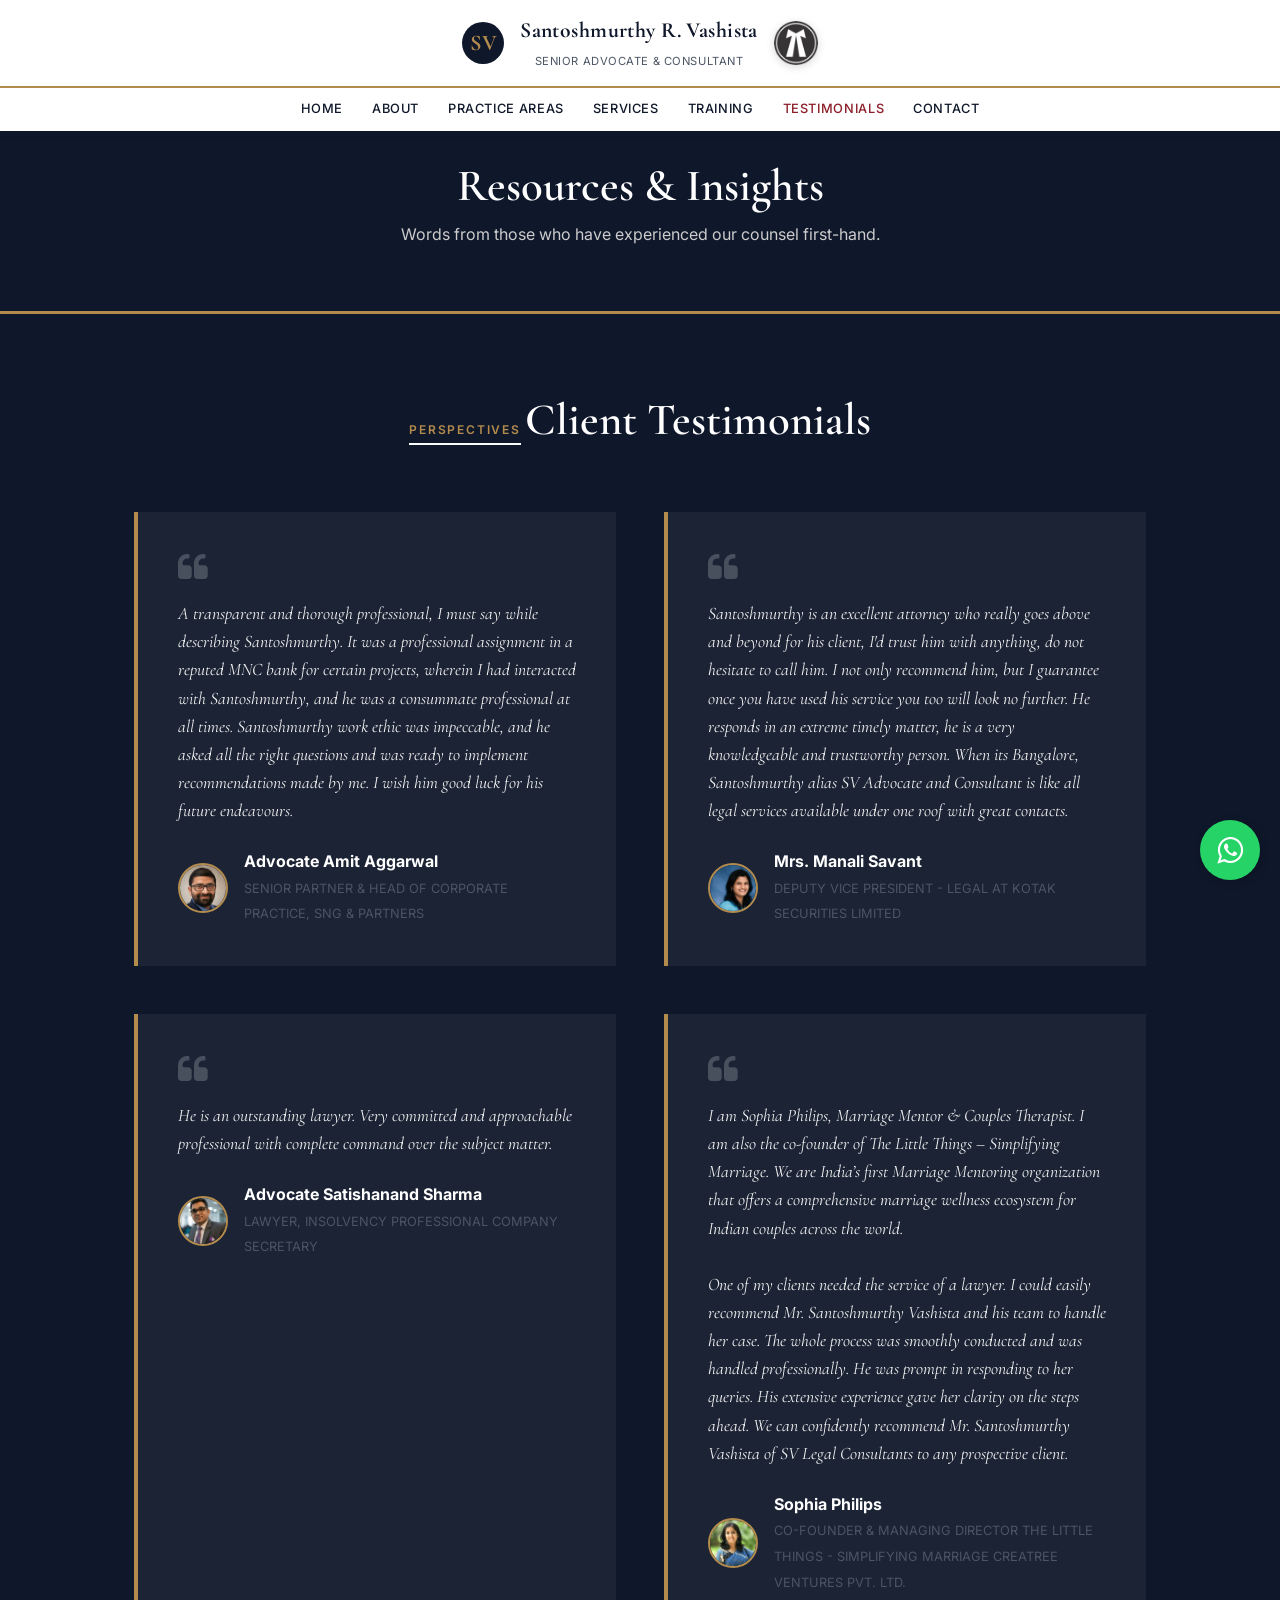
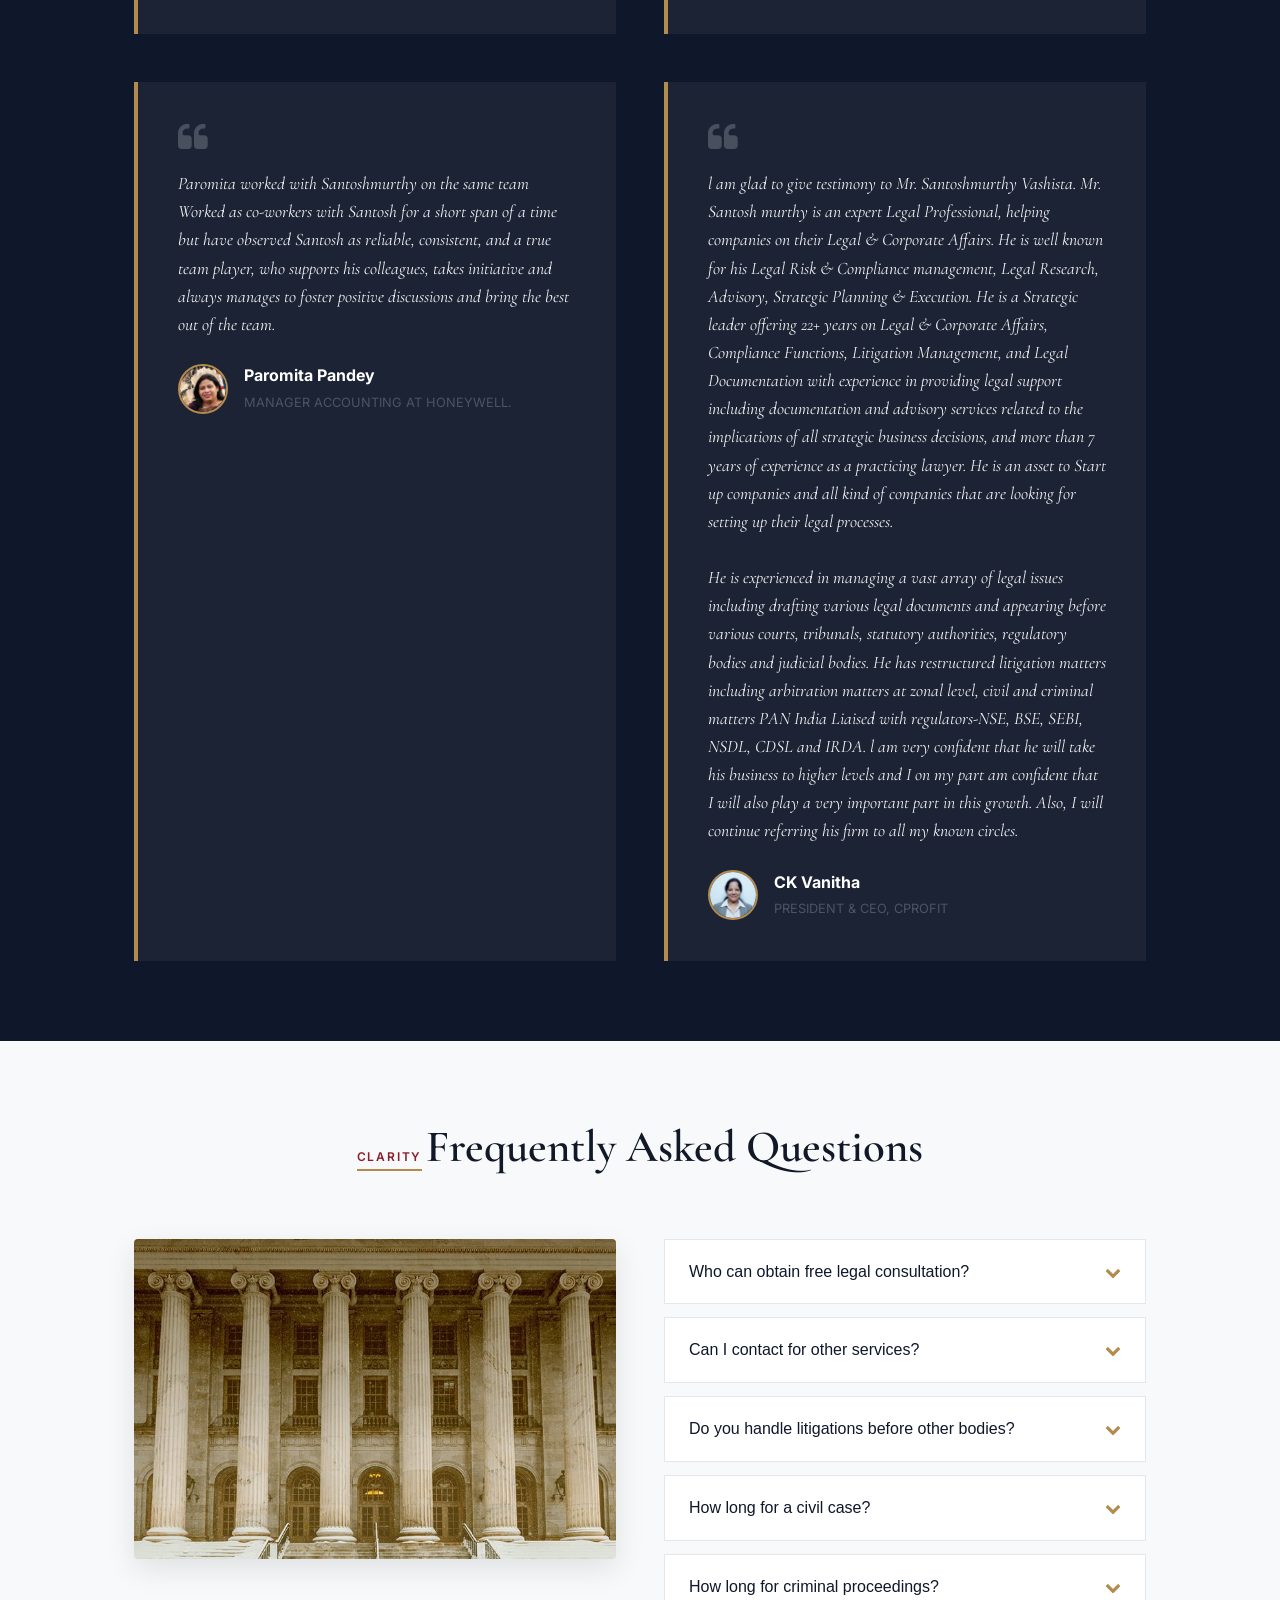
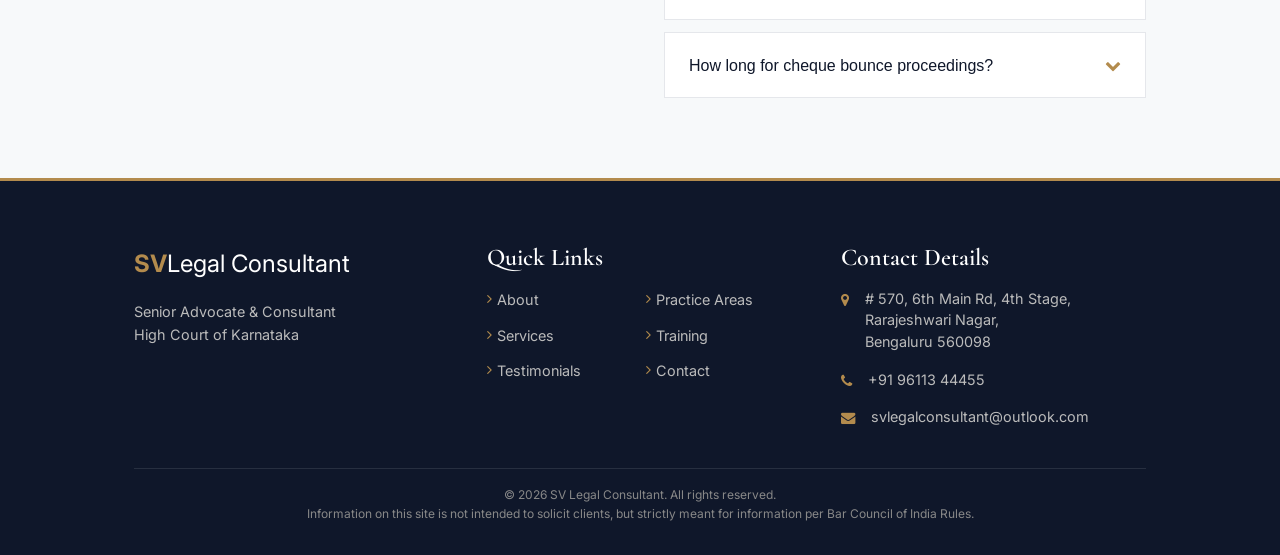
<file: testimonials.html>
<!doctype html>
<html lang="en">
<head>
        <meta charset="utf-8">
    <meta content="width=device-width, initial-scale=1" name="viewport">
    <title>Client Testimonials | SV Legal Consultant – Trusted Legal Counsel</title>
    <meta name="description" content="Read testimonials from clients of SV Legal Consultant. Trusted by businesses and individuals across India for strategic legal counsel and disciplined advocacy.">
    <meta name="keywords" content="client testimonials, legal reviews, advocate reviews bangalore, trusted lawyer india">
    <meta name="author" content="Santoshmurthy R. Vashista | SV Legal Consultant">
    <meta name="robots" content="index, follow">
    <link rel="canonical" href="https://svlegalconsultant.vercel.app/testimonials.html">
    <!-- Open Graph -->
    <meta property="og:title" content="Testimonials | SV Legal Consultant">
    <meta property="og:description" content="Read testimonials from clients of SV Legal Consultant. Trusted by businesses and individuals across India for strategic legal counsel and disciplined advocacy.">
    <meta property="og:type" content="website">
    <meta property="og:url" content="https://svlegalconsultant.vercel.app/testimonials.html">
    <meta property="og:image" content="https://svlegalconsultant.vercel.app/images/social-share.png">
    <meta property="og:site_name" content="SV Legal Consultant">
    <meta property="og:locale" content="en_IN">
    <!-- Twitter Card -->
    <meta name="twitter:card" content="summary_large_image">
    <meta name="twitter:title" content="Testimonials | SV Legal Consultant">
    <meta name="twitter:description" content="Read testimonials from clients of SV Legal Consultant. Trusted by businesses and individuals across India for strategic legal counsel and disciplined advocacy.">
    <meta name="twitter:image" content="https://svlegalconsultant.vercel.app/images/social-share.png">
    <!-- Structured Data -->
    <script type="application/ld+json">
    {
      "@context": "https://schema.org",
      "@type": "LegalService",
      "name": "SV Legal Consultant",
      "description": "Read testimonials from clients of SV Legal Consultant. Trusted by businesses and individuals across India for strategic legal counsel and disciplined advocacy.",
      "url": "https://svlegalconsultant.vercel.app",
      "telephone": "+919611344455",
      "email": "svlegalconsultant@outlook.com",
      "address": {
        "@type": "PostalAddress",
        "streetAddress": "#570, 6th Main Rd, 4th Stage, Rajarajeshwari Nagar",
        "addressLocality": "Bengaluru",
        "addressRegion": "Karnataka",
        "postalCode": "560098",
        "addressCountry": "IN"
      },
      "founder": {
        "@type": "Person",
        "name": "Santoshmurthy R. Vashista",
        "jobTitle": "Senior Advocate & Consultant"
      },
      "areaServed": "India"
    }
    </script>
    <link rel="icon" href="images/favicon.svg" type="image/svg+xml">
    <link rel="preconnect" href="https://fonts.googleapis.com">
    <link rel="preconnect" href="https://fonts.gstatic.com" crossorigin>
    <link rel="preload" as="style" href="https://fonts.googleapis.com/css2?family=Cormorant+Garamond:ital,wght@0,400;0,600;0,700;1,400&family=Inter:wght@300;400;500;600&display=swap">
    <link href="https://fonts.googleapis.com/css2?family=Cormorant+Garamond:ital,wght@0,400;0,600;0,700;1,400&family=Inter:wght@300;400;500;600&display=swap" rel="stylesheet" media="print" onload="this.media='all'">
    <link rel="stylesheet" href="css/bootstrap.min.css">
    <link rel="stylesheet" href="css/font-awesome.css">
    <link rel="stylesheet" href="css/redesign.css">
</head>
<body class="traditional-theme">
    <div class="site-shell">
        <header class="site-header reveal-item">
            <div class="header-top">
                <div class="container" style="display:flex; justify-content:center; align-items:center;">
                    <a class="brand" href="index.html" aria-label="Go to home">
                        <span class="brand__mark" aria-hidden="true">SV</span>
                        <span class="brand__text">
                            <strong>Santoshmurthy R. Vashista</strong>
                            <span>Senior Advocate &amp; Consultant</span>
                        </span>
                    </a>
                    <img loading="lazy" src="images/advocate-badge.png" alt="Advocate Badge" class="header-badge">
                </div>
            </div>
            <div class="header-bottom">
                <div class="container" style="display:flex; justify-content:center; align-items:center;">
                    <button class="nav-toggle" type="button" aria-label="Toggle navigation" aria-expanded="false" data-nav-toggle>
                        <span></span><span></span><span></span>
                    </button>
                    <nav class="site-nav" data-nav>
                        <a href="index.html">Home</a><a href="about.html">About</a><a href="practice.html">Practice Areas</a><a href="services.html">Services</a><a href="training.html">Training</a><a href="testimonials.html" class="active">Testimonials</a><a href="contact.html">Contact</a>
                    </nav>
                </div>
            </div>
        </header>

        <main>
            <div class="page-header">
                <div class="container">
                    <h1 class="section-title">Resources & Insights</h1>
                    <p class="section-desc">Words from those who have experienced our counsel first-hand.</p>
                </div>
            </div>


            <!-- TESTIMONIALS -->
            <section class="testimonials" id="testimonials">
                <div class="container">
                    <div class="text-center mx-auto reveal-item" style="max-width: 600px; margin-bottom: 3rem;">
                        <span class="eyebrow" style="color:var(--accent-gold); border-bottom-color:var(--text-light)">Perspectives</span>
                        <h2 class="section-title text-white">Client Testimonials</h2>
                    </div>
                    <div class="grid-2-col">
                        <div class="testimonial-card reveal-item">
                            <i class="fa fa-quote-left quote-icon"></i>
                            <p class="quote-text">A transparent and thorough professional, I must say while describing Santoshmurthy. It was a professional assignment in a reputed MNC bank for certain projects, wherein I had interacted with Santoshmurthy, and he was a consummate professional at all times. Santoshmurthy work ethic was impeccable, and he asked all the right questions and was ready to implement recommendations made by me. I wish him good luck for his future endeavours.</p>
                            <div class="testimonial-author mt-4" style="display: flex; align-items: center; gap: 1rem; text-align: left;">
                                <img loading="lazy" src="images/agarwal.jpeg" alt="Advocate Amit Aggarwal" style="width: 50px; height: 50px; border-radius: 50%; object-fit: cover; border: 2px solid var(--accent-gold);">
                                <div>
                                    <strong style="display: block; font-size: 1rem; color: #fff;">Advocate Amit Aggarwal</strong>
                                    <span style="font-size: 0.8rem; color: var(--text-muted);">Senior Partner & Head of Corporate Practice, SNG & Partners</span>
                                </div>
                            </div>
                        </div>

                        <div class="testimonial-card reveal-item">
                            <i class="fa fa-quote-left quote-icon"></i>
                            <p class="quote-text">Santoshmurthy is an excellent attorney who really goes above and beyond for his client, I'd trust him with anything, do not hesitate to call him. I not only recommend him, but I guarantee once you have used his service you too will look no further. He responds in an extreme timely matter, he is a very knowledgeable and trustworthy person. When its Bangalore, Santoshmurthy alias SV Advocate and Consultant is like all legal services available under one roof with great contacts.</p>
                            <div class="testimonial-author mt-4" style="display: flex; align-items: center; gap: 1rem; text-align: left;">
                                <img loading="lazy" src="images/manali.jpeg" alt="Mrs. Manali Savant" style="width: 50px; height: 50px; border-radius: 50%; object-fit: cover; border: 2px solid var(--accent-gold);">
                                <div>
                                    <strong style="display: block; font-size: 1rem; color: #fff;">Mrs. Manali Savant</strong>
                                    <span style="font-size: 0.8rem; color: var(--text-muted);">Deputy Vice President - Legal at Kotak Securities Limited</span>
                                </div>
                            </div>
                        </div>

                        <div class="testimonial-card reveal-item">
                            <i class="fa fa-quote-left quote-icon"></i>
                            <p class="quote-text">He is an outstanding lawyer. Very committed and approachable professional with complete command over the subject matter.</p>
                            <div class="testimonial-author mt-4" style="display: flex; align-items: center; gap: 1rem; text-align: left;">
                                <img loading="lazy" src="images/sharma.jpeg" alt="Advocate Satishanand Sharma" style="width: 50px; height: 50px; border-radius: 50%; object-fit: cover; border: 2px solid var(--accent-gold);">
                                <div>
                                    <strong style="display: block; font-size: 1rem; color: #fff;">Advocate Satishanand Sharma</strong>
                                    <span style="font-size: 0.8rem; color: var(--text-muted);">Lawyer, Insolvency Professional Company Secretary</span>
                                </div>
                            </div>
                        </div>

                        <div class="testimonial-card reveal-item">
                            <i class="fa fa-quote-left quote-icon"></i>
                            <p class="quote-text">I am Sophia Philips, Marriage Mentor & Couples Therapist. I am also the co-founder of The Little Things – Simplifying Marriage. We are India’s first Marriage Mentoring organization that offers a comprehensive marriage wellness ecosystem for Indian couples across the world.<br><br>One of my clients needed the service of a lawyer. I could easily recommend Mr. Santoshmurthy Vashista and his team to handle her case. The whole process was smoothly conducted and was handled professionally. He was prompt in responding to her queries. His extensive experience gave her clarity on the steps ahead. We can confidently recommend Mr. Santoshmurthy Vashista of SV Legal Consultants to any prospective client.</p>
                            <div class="testimonial-author mt-4" style="display: flex; align-items: center; gap: 1rem; text-align: left;">
                                <img loading="lazy" src="images/sophia.jpeg" alt="Sophia Philips" style="width: 50px; height: 50px; border-radius: 50%; object-fit: cover; border: 2px solid var(--accent-gold);">
                                <div>
                                    <strong style="display: block; font-size: 1rem; color: #fff;">Sophia Philips</strong>
                                    <span style="font-size: 0.8rem; color: var(--text-muted);">Co-Founder & Managing Director The Little Things - Simplifying Marriage Creatree Ventures Pvt. Ltd.</span>
                                </div>
                            </div>
                        </div>

                        <div class="testimonial-card reveal-item">
                            <i class="fa fa-quote-left quote-icon"></i>
                            <p class="quote-text">Paromita worked with Santoshmurthy on the same team Worked as co-workers with Santosh for a short span of a time but have observed Santosh as reliable, consistent, and a true team player, who supports his colleagues, takes initiative and always manages to foster positive discussions and bring the best out of the team.</p>
                            <div class="testimonial-author mt-4" style="display: flex; align-items: center; gap: 1rem; text-align: left;">
                                <img loading="lazy" src="images/panday.jpeg" alt="Paromita Pandey" style="width: 50px; height: 50px; border-radius: 50%; object-fit: cover; border: 2px solid var(--accent-gold);">
                                <div>
                                    <strong style="display: block; font-size: 1rem; color: #fff;">Paromita Pandey</strong>
                                    <span style="font-size: 0.8rem; color: var(--text-muted);">Manager Accounting at Honeywell.</span>
                                </div>
                            </div>
                        </div>

                        <div class="testimonial-card reveal-item">
                            <i class="fa fa-quote-left quote-icon"></i>
                            <p class="quote-text">l am glad to give testimony to Mr. Santoshmurthy Vashista. Mr. Santosh murthy is an expert Legal Professional, helping companies on their Legal & Corporate Affairs. He is well known for his Legal Risk & Compliance management, Legal Research, Advisory, Strategic Planning & Execution. He is a Strategic leader offering 22+ years on Legal & Corporate Affairs, Compliance Functions, Litigation Management, and Legal Documentation with experience in providing legal support including documentation and advisory services related to the implications of all strategic business decisions, and more than 7 years of experience as a practicing lawyer. He is an asset to Start up companies and all kind of companies that are looking for setting up their legal processes.<br><br>He is experienced in managing a vast array of legal issues including drafting various legal documents and appearing before various courts, tribunals, statutory authorities, regulatory bodies and judicial bodies. He has restructured litigation matters including arbitration matters at zonal level, civil and criminal matters PAN India Liaised with regulators-NSE, BSE, SEBI, NSDL, CDSL and IRDA. l am very confident that he will take his business to higher levels and I on my part am confident that I will also play a very important part in this growth. Also, I will continue referring his firm to all my known circles.</p>
                            <div class="testimonial-author mt-4" style="display: flex; align-items: center; gap: 1rem; text-align: left;">
                                <img loading="lazy" src="images/vanita.jpeg" alt="CK Vanitha" style="width: 50px; height: 50px; border-radius: 50%; object-fit: cover; border: 2px solid var(--accent-gold);">
                                <div>
                                    <strong style="display: block; font-size: 1rem; color: #fff;">CK Vanitha</strong>
                                    <span style="font-size: 0.8rem; color: var(--text-muted);">President & CEO, cPROFIT</span>
                                </div>
                            </div>
                        </div>
                    </div>
                </div>
            </section>

            <!-- FAQ SECTION -->
            <section class="faq section-bg-light" id="faq">
                <div class="container">
                    <div class="text-center mx-auto reveal-item" style="max-width: 700px; margin-bottom: 3rem;">
                        <span class="eyebrow">Clarity</span>
                        <h2 class="section-title">Frequently Asked Questions</h2>
                    </div>
                    
                    <div class="grid-2-col faq-grid hide-mobile-grid">
                        <div class="faq-visual reveal-item">
                            <img loading="lazy" src="images/2.jpg" alt="Legal documents" style="border-radius:var(--radius-sm); box-shadow:0 10px 30px rgba(0,0,0,0.1);">
                        </div>
                        <div class="faq-accordion reveal-item">
                            <div class="faq-item">
                                <button class="faq-question">Who can obtain free legal consultation? <i class="fa fa-chevron-down"></i></button>
                                <div class="faq-answer">
                                    <p>Anyone directly affected by a problem who emails their problem with full personal details (name, address, email, phone).</p>
                                </div>
                            </div>
                            <div class="faq-item">
                                <button class="faq-question">Can I contact for other services? <i class="fa fa-chevron-down"></i></button>
                                <div class="faq-answer">
                                    <p>Yes, the firm handles diverse practice areas highlighted on the portal.</p>
                                </div>
                            </div>
                            <div class="faq-item">
                                <button class="faq-question">Do you handle litigations before other bodies? <i class="fa fa-chevron-down"></i></button>
                                <div class="faq-answer">
                                    <p>Yes, specialized in handling litigation before statutory and regulatory bodies like Securities Court, Ombudsman, Tribunals, Special Courts, etc.</p>
                                </div>
                            </div>
                            <div class="faq-item">
                                <button class="faq-question">How long for a civil case? <i class="fa fa-chevron-down"></i></button>
                                <div class="faq-answer">
                                    <p>Average 6 months to 5 years for original jurisdiction; appeals can take an additional half of that time.</p>
                                </div>
                            </div>
                            <div class="faq-item">
                                <button class="faq-question">How long for criminal proceedings? <i class="fa fa-chevron-down"></i></button>
                                <div class="faq-answer">
                                    <p>1 to 5 years for trial; appeals/revisions can take another 1 to 3 years at each level.</p>
                                </div>
                            </div>
                            <div class="faq-item">
                                <button class="faq-question">How long for cheque bounce proceedings? <i class="fa fa-chevron-down"></i></button>
                                <div class="faq-answer">
                                    <p>Ideally 6 months (per Act), but typically takes 1 to 3 years on average.</p>
                                </div>
                            </div>
                        </div>
                    </div>
                </div>
            </section>
        </main>

                <footer class="site-footer">
            <div class="container">
                <div class="footer-grid">
                    <div class="footer-col">
                        <div class="disclaimer__wordmark" style="color:var(--accent-gold); font-size:1.5rem; margin-bottom:1rem;"><strong>SV</strong><span style="color:#fff;">Legal Consultant</span></div>
                        <p style="color: #bbb; font-size: 0.9rem; margin-bottom: 1.5rem;">Senior Advocate &amp; Consultant<br>High Court of Karnataka</p>
                    </div>
                    <div class="footer-col">
                        <h4 style="color:#fff; margin-bottom:1rem; font-family:var(--font-serif);">Quick Links</h4>
                        <div class="footer-links-grid">
                            <a href="about.html">About</a>
                            <a href="practice.html">Practice Areas</a>
                            <a href="services.html">Services</a>
                            <a href="training.html">Training</a>
                            <a href="testimonials.html">Testimonials</a>
                            <a href="contact.html">Contact</a>
                        </div>
                    </div>
                    <div class="footer-col">
                        <h4 style="color:#fff; margin-bottom:1rem; font-family:var(--font-serif);">Contact Details</h4>
                        <ul class="footer-contact-list">
                            <li><i class="fa fa-map-marker" style="margin-top: 5px;"></i> <span># 570, 6th Main Rd, 4th Stage,<br>Rarajeshwari Nagar,<br>Bengaluru 560098</span></li>
                            <li><i class="fa fa-phone" style="margin-top: 5px;"></i> <span>+91 96113 44455</span></li>
                            <li><i class="fa fa-envelope" style="margin-top: 5px;"></i> <span>svlegalconsultant@outlook.com</span></li>
                        </ul>
                    </div>
                </div>
                <div class="footer-bottom mt-4" style="border-top:1px solid rgba(255,255,255,0.1); padding-top:1rem; color:#888; font-size:0.75rem; text-align:center;">
                    &copy; 2026 SV Legal Consultant. All rights reserved. <br>
                    Information on this site is not intended to solicit clients, but strictly meant for information per Bar Council of India Rules.
                </div>
            </div>
        </footer>
    </div>
    <script>
        document.addEventListener('DOMContentLoaded', () => {
            const observer = new IntersectionObserver((entries) => {
                entries.forEach(entry => {
                    if (entry.isIntersecting) {
                        entry.target.classList.add('is-visible');
                        observer.unobserve(entry.target);
                    }
                });
            }, { threshold: 0.1 });
            document.querySelectorAll('.reveal-item').forEach(el => observer.observe(el));
            document.querySelector('[data-nav-toggle]').addEventListener('click', () => document.body.classList.toggle('nav-open'));
            document.querySelectorAll('.faq-question').forEach(btn => {
                btn.addEventListener('click', () => {
                    const ans = btn.nextElementSibling;
                    const isActive = btn.classList.contains('active');
                    document.querySelectorAll('.faq-question').forEach(b => {
                        b.classList.remove('active'); b.nextElementSibling.style.maxHeight = null;
                        b.querySelector('i').className = 'fa fa-chevron-down';
                    });
                    if (!isActive) {
                        btn.classList.add('active');
                        ans.style.maxHeight = ans.scrollHeight + "px";
                        btn.querySelector('i').className = 'fa fa-chevron-up';
                    }
                });
            });
        });
    </script>
<script src="js/shared.js" defer></script>
</body>
</html>
</file>
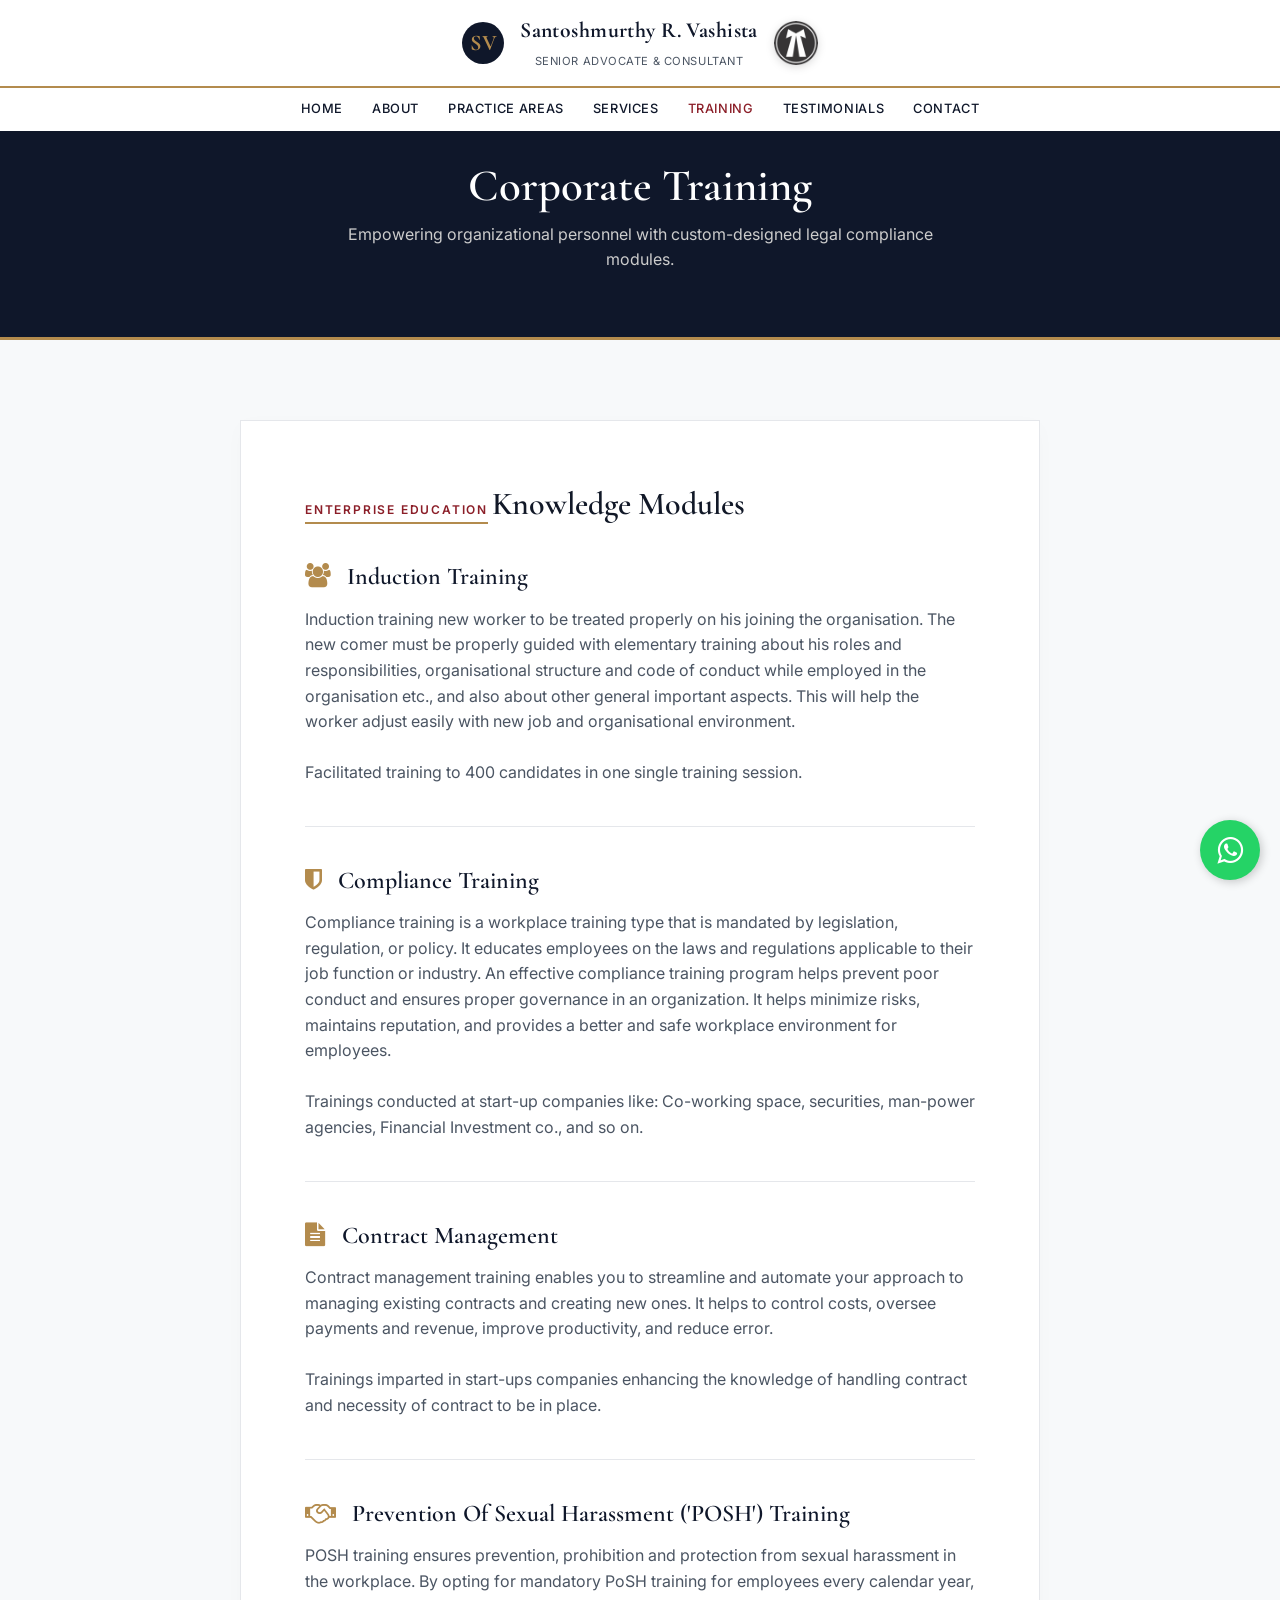
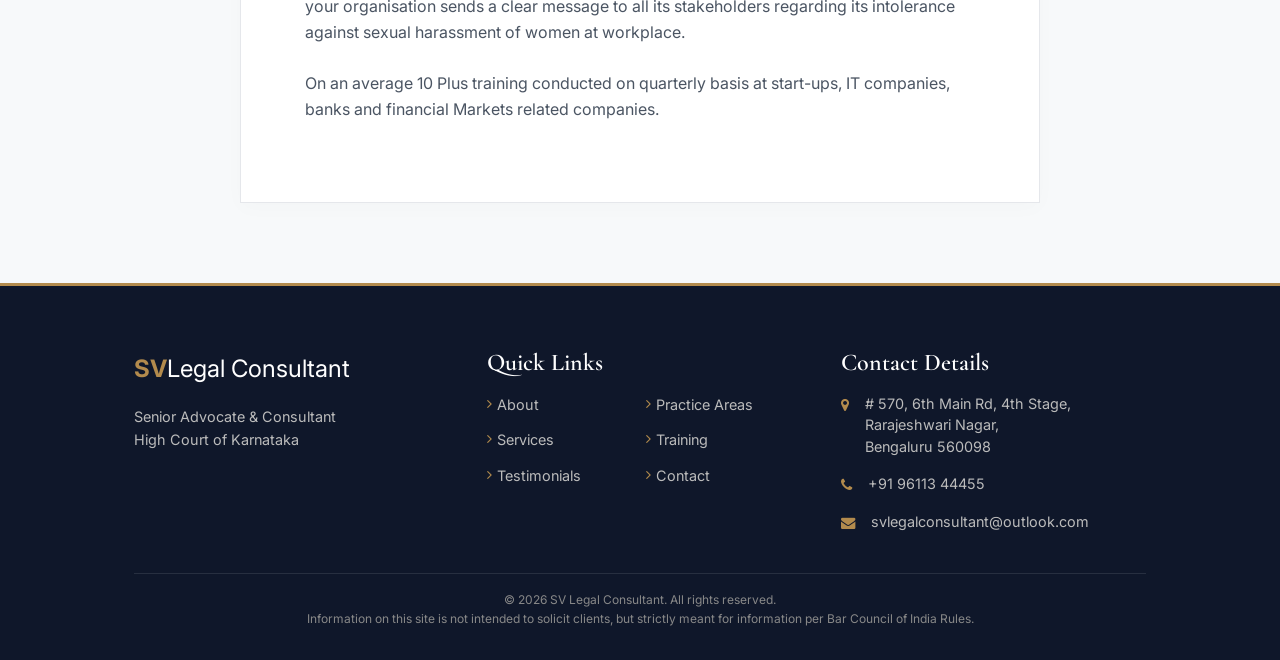
<file: training.html>
<!doctype html>
<html lang="en">
<head>
        <meta charset="utf-8">
    <meta content="width=device-width, initial-scale=1" name="viewport">
    <title>Legal Training | SV Legal Consultant – Corporate & Compliance Training</title>
    <meta name="description" content="Professional legal training programs covering labor law compliance, corporate governance, contract management, and regulatory awareness for businesses and organizations.">
    <meta name="keywords" content="legal training, corporate training, compliance training, labor law training, corporate governance, contract management training">
    <meta name="author" content="Santoshmurthy R. Vashista | SV Legal Consultant">
    <meta name="robots" content="index, follow">
    <link rel="canonical" href="https://svlegalconsultant.vercel.app/training.html">
    <!-- Open Graph -->
    <meta property="og:title" content="Training | SV Legal Consultant">
    <meta property="og:description" content="Professional legal training programs covering labor law compliance, corporate governance, contract management, and regulatory awareness for businesses and organizations.">
    <meta property="og:type" content="website">
    <meta property="og:url" content="https://svlegalconsultant.vercel.app/training.html">
    <meta property="og:image" content="https://svlegalconsultant.vercel.app/images/social-share.png">
    <meta property="og:site_name" content="SV Legal Consultant">
    <meta property="og:locale" content="en_IN">
    <!-- Twitter Card -->
    <meta name="twitter:card" content="summary_large_image">
    <meta name="twitter:title" content="Training | SV Legal Consultant">
    <meta name="twitter:description" content="Professional legal training programs covering labor law compliance, corporate governance, contract management, and regulatory awareness for businesses and organizations.">
    <meta name="twitter:image" content="https://svlegalconsultant.vercel.app/images/social-share.png">
    <!-- Structured Data -->
    <script type="application/ld+json">
    {
      "@context": "https://schema.org",
      "@type": "LegalService",
      "name": "SV Legal Consultant",
      "description": "Professional legal training programs covering labor law compliance, corporate governance, contract management, and regulatory awareness for businesses and organizations.",
      "url": "https://svlegalconsultant.vercel.app",
      "telephone": "+919611344455",
      "email": "svlegalconsultant@outlook.com",
      "address": {
        "@type": "PostalAddress",
        "streetAddress": "#570, 6th Main Rd, 4th Stage, Rajarajeshwari Nagar",
        "addressLocality": "Bengaluru",
        "addressRegion": "Karnataka",
        "postalCode": "560098",
        "addressCountry": "IN"
      },
      "founder": {
        "@type": "Person",
        "name": "Santoshmurthy R. Vashista",
        "jobTitle": "Senior Advocate & Consultant"
      },
      "areaServed": "India"
    }
    </script>
    <link rel="icon" href="images/favicon.svg" type="image/svg+xml">
    <link rel="preconnect" href="https://fonts.googleapis.com">
    <link rel="preconnect" href="https://fonts.gstatic.com" crossorigin>
    <link rel="preload" as="style" href="https://fonts.googleapis.com/css2?family=Cormorant+Garamond:ital,wght@0,400;0,600;0,700;1,400&family=Inter:wght@300;400;500;600&display=swap">
    <link href="https://fonts.googleapis.com/css2?family=Cormorant+Garamond:ital,wght@0,400;0,600;0,700;1,400&family=Inter:wght@300;400;500;600&display=swap" rel="stylesheet" media="print" onload="this.media='all'">
    <link rel="stylesheet" href="css/bootstrap.min.css">
    <link rel="stylesheet" href="css/font-awesome.css">
    <link rel="stylesheet" href="css/redesign.css">
</head>
<body class="traditional-theme">
    <div class="site-shell">
        <header class="site-header reveal-item">
            <div class="header-top">
                <div class="container" style="display:flex; justify-content:center; align-items:center;">
                    <a class="brand" href="index.html" aria-label="Go to home">
                        <span class="brand__mark" aria-hidden="true">SV</span>
                        <span class="brand__text">
                            <strong>Santoshmurthy R. Vashista</strong>
                            <span>Senior Advocate &amp; Consultant</span>
                        </span>
                    </a>
                    <img loading="lazy" src="images/advocate-badge.png" alt="Advocate Badge" class="header-badge">
                </div>
            </div>
            <div class="header-bottom">
                <div class="container" style="display:flex; justify-content:center; align-items:center;">
                    <button class="nav-toggle" type="button" aria-label="Toggle navigation" aria-expanded="false" data-nav-toggle>
                        <span></span><span></span><span></span>
                    </button>
                    <nav class="site-nav" data-nav>
                        <a href="index.html">Home</a><a href="about.html">About</a><a href="practice.html">Practice Areas</a><a href="services.html">Services</a><a href="training.html" class="active">Training</a><a href="testimonials.html">Testimonials</a><a href="contact.html">Contact</a>
                    </nav>
                </div>
            </div>
        </header>

        <main>
            <div class="page-header">
                <div class="container">
                    <h1 class="section-title">Corporate Training</h1>
                    <p class="section-desc">Empowering organizational personnel with custom-designed legal compliance modules.</p>
                </div>
            </div>

            <section class="training section-bg-light">
                <div class="container">
                    <div class="training-wrapper reveal-item" style="max-width:800px; margin:0 auto;">
                        <span class="eyebrow">Enterprise Education</span>
                        <h2 class="section-title" style="font-size:2rem;">Knowledge Modules</h2>
                        
                        <div class="training-features mt-4" style="grid-template-columns: 1fr; border:none; padding:0; margin:0; gap:2.5rem;">
                            <div class="t-feature" style="border-bottom: 1px solid var(--border-color); padding-bottom:1.5rem;">
                                <h4 style="font-size: 1.5rem;"><i class="fa fa-users" style="color:var(--accent-gold); margin-right:10px;"></i> Induction Training</h4>
                                <p style="font-size:1rem; margin-top:1rem;">Induction training new worker to be treated properly on his joining the organisation. The new comer must be properly guided with elementary training about his roles and responsibilities, organisational structure and code of conduct while employed in the organisation etc., and also about other general important aspects. This will help the worker adjust easily with new job and organisational environment.<br><br>Facilitated training to 400 candidates in one single training session.</p>
                            </div>
                            <div class="t-feature" style="border-bottom: 1px solid var(--border-color); padding-bottom:1.5rem;">
                                <h4 style="font-size: 1.5rem;"><i class="fa fa-shield" style="color:var(--accent-gold); margin-right:10px;"></i> Compliance Training</h4>
                                <p style="font-size:1rem; margin-top:1rem;">Compliance training is a workplace training type that is mandated by legislation, regulation, or policy. It educates employees on the laws and regulations applicable to their job function or industry. An effective compliance training program helps prevent poor conduct and ensures proper governance in an organization. It helps minimize risks, maintains reputation, and provides a better and safe workplace environment for employees.<br><br>Trainings conducted at start-up companies like: Co-working space, securities, man-power agencies, Financial Investment co., and so on.</p>
                            </div>
                            <div class="t-feature" style="border-bottom: 1px solid var(--border-color); padding-bottom:1.5rem;">
                                <h4 style="font-size: 1.5rem;"><i class="fa fa-file-text" style="color:var(--accent-gold); margin-right:10px;"></i> Contract Management</h4>
                                <p style="font-size:1rem; margin-top:1rem;">Contract management training enables you to streamline and automate your approach to managing existing contracts and creating new ones. It helps to control costs, oversee payments and revenue, improve productivity, and reduce error.<br><br>Trainings imparted in start-ups companies enhancing the knowledge of handling contract and necessity of contract to be in place.</p>
                            </div>
                            <div class="t-feature">
                                <h4 style="font-size: 1.5rem;"><i class="fa fa-handshake-o" style="color:var(--accent-gold); margin-right:10px;"></i> Prevention Of Sexual Harassment ('POSH') Training</h4>
                                <p style="font-size:1rem; margin-top:1rem;">POSH training ensures prevention, prohibition and protection from sexual harassment in the workplace. By opting for mandatory PoSH training for employees every calendar year, your organisation sends a clear message to all its stakeholders regarding its intolerance against sexual harassment of women at workplace.<br><br>On an average 10 Plus training conducted on quarterly basis at start-ups, IT companies, banks and financial Markets related companies.</p>
                            </div>
                        </div>
                    </div>
                </div>
            </section>
        </main>

                <footer class="site-footer">
            <div class="container">
                <div class="footer-grid">
                    <div class="footer-col">
                        <div class="disclaimer__wordmark" style="color:var(--accent-gold); font-size:1.5rem; margin-bottom:1rem;"><strong>SV</strong><span style="color:#fff;">Legal Consultant</span></div>
                        <p style="color: #bbb; font-size: 0.9rem; margin-bottom: 1.5rem;">Senior Advocate &amp; Consultant<br>High Court of Karnataka</p>
                    </div>
                    <div class="footer-col">
                        <h4 style="color:#fff; margin-bottom:1rem; font-family:var(--font-serif);">Quick Links</h4>
                        <div class="footer-links-grid">
                            <a href="about.html">About</a>
                            <a href="practice.html">Practice Areas</a>
                            <a href="services.html">Services</a>
                            <a href="training.html">Training</a>
                            <a href="testimonials.html">Testimonials</a>
                            <a href="contact.html">Contact</a>
                        </div>
                    </div>
                    <div class="footer-col">
                        <h4 style="color:#fff; margin-bottom:1rem; font-family:var(--font-serif);">Contact Details</h4>
                        <ul class="footer-contact-list">
                            <li><i class="fa fa-map-marker" style="margin-top: 5px;"></i> <span># 570, 6th Main Rd, 4th Stage,<br>Rarajeshwari Nagar,<br>Bengaluru 560098</span></li>
                            <li><i class="fa fa-phone" style="margin-top: 5px;"></i> <span>+91 96113 44455</span></li>
                            <li><i class="fa fa-envelope" style="margin-top: 5px;"></i> <span>svlegalconsultant@outlook.com</span></li>
                        </ul>
                    </div>
                </div>
                <div class="footer-bottom mt-4" style="border-top:1px solid rgba(255,255,255,0.1); padding-top:1rem; color:#888; font-size:0.75rem; text-align:center;">
                    &copy; 2026 SV Legal Consultant. All rights reserved. <br>
                    Information on this site is not intended to solicit clients, but strictly meant for information per Bar Council of India Rules.
                </div>
            </div>
        </footer>
    </div>
    <script>
        document.addEventListener('DOMContentLoaded', () => {
            const observer = new IntersectionObserver((entries) => {
                entries.forEach(entry => {
                    if (entry.isIntersecting) {
                        entry.target.classList.add('is-visible');
                        observer.unobserve(entry.target);
                    }
                });
            }, { threshold: 0.1 });
            document.querySelectorAll('.reveal-item').forEach(el => observer.observe(el));
            document.querySelector('[data-nav-toggle]').addEventListener('click', () => document.body.classList.toggle('nav-open'));
        });
    </script>
<script src="js/shared.js" defer></script>
</body>
</html>
</file>
<file: css/redesign.css>
/* ==========================================================================
   SV LEGAL - TRADITIONAL INDIAN ADVOCATE THEME
   ========================================================================== */

:root {
    /* Color Palette - Traditional Legal */
    --bg-light: #ffffff;
    --bg-alt: #f7f9fa;
    --bg-dark: #0f172a;       /* Deep Navy */
    
    /* Accents */
    --accent-gold: #b38b4d;   /* Classical Brass/Gold */
    --accent-red: #8b1e28;    /* Deep Crimson / Legal Ribbon */
    
    /* Typography Colors */
    --text-dark: #111827;     /* Almost Black */
    --text-muted: #4b5563;    /* Slate Gray */
    --text-light: #f9fafb;

    /* Dimensions & Fonts */
    --container-max: 1140px;
    --font-sans: 'Inter', -apple-system, sans-serif;
    --font-serif: 'Cormorant Garamond', Georgia, serif;
    --radius-sm: 4px;
    --radius-md: 8px;
    --border-color: #e5e7eb;
    
    /* Animation */
    --transition-snappy: 0.25s ease-in-out;
}

/* ==========================================================================
   Base Elements
   ========================================================================== */
* { box-sizing: border-box; }

html {
    scroll-behavior: smooth;
    scroll-padding-top: 90px;
}

body.traditional-theme {
    margin: 0;
    font-family: var(--font-sans);
    color: var(--text-dark);
    background-color: var(--bg-light);
    line-height: 1.6;
    font-weight: 400;
}

body.nav-open { overflow: hidden; }

a { text-decoration: none; color: inherit; transition: var(--transition-snappy); }
a:hover { text-decoration: none; color: inherit; }
img { max-width: 100%; height: auto; display: block; }
ul, p { margin-top: 0; }

.container {
    max-width: var(--container-max);
    margin: 0 auto;
    padding: 0 5%;
}

/* Common Layouts */
.grid-2-col { display: grid; grid-template-columns: 1fr 1fr; gap: 3rem; }
.grid-3-col { display: grid; grid-template-columns: repeat(3, 1fr); gap: 2rem; }
.align-center { align-items: center; }
.text-center { text-align: center; }
.text-end { text-align: right; }
.mt-3 { margin-top: 1rem; }
.mt-4 { margin-top: 1.5rem; }
.mx-auto { margin-left: auto; margin-right: auto; }

/* Helpers */
.section-bg-light { background-color: var(--bg-alt); }
.section-bg-dark { background-color: var(--bg-dark); }
.text-light { color: var(--text-light); }
.text-white { color: #fff; }

.text-accent { color: var(--accent-gold); }

/* Typography */
h1, h2, h3, h4 {
    margin-top: 0;
    font-family: var(--font-serif);
    color: var(--text-dark);
    font-weight: 600;
}
.section-bg-dark h1, .section-bg-dark h2, .section-bg-dark h3, .section-bg-dark h4 {
    color: var(--text-light);
}

.section-title {
    font-size: clamp(2rem, 4vw, 2.8rem);
    line-height: 1.2;
    margin-bottom: 1rem;
    position: relative;
    display: inline-block;
}
.title-divider {
    width: 60px;
    height: 3px;
    background: var(--accent-gold);
    margin: 1rem auto 0;
}

.section-desc {
    color: var(--text-muted);
    font-size: 1rem;
    max-width: 70ch;
    margin-bottom: 2rem;
}
.section-bg-dark .section-desc { color: #cbd5e1; }

.eyebrow {
    display: inline-block;
    font-size: 0.75rem;
    text-transform: uppercase;
    letter-spacing: 0.15em;
    color: var(--accent-red);
    font-weight: 600;
    margin-bottom: 0.8rem;
    border-bottom: 2px solid var(--accent-gold);
    padding-bottom: 0.2rem;
}

/* Buttons */
.btn {
    display: inline-flex;
    align-items: center;
    justify-content: center;
    gap: 0.5rem;
    padding: 0.75rem 1.8rem;
    border-radius: var(--radius-sm);
    font-family: var(--font-sans);
    font-weight: 500;
    font-size: 0.9rem;
    letter-spacing: 0.05em;
    cursor: pointer;
    transition: var(--transition-snappy);
    border: 1px solid transparent;
}
.btn--primary {
    background: var(--bg-dark);
    color: var(--text-light);
}
.btn--primary:hover {
    background: var(--accent-gold);
    color: #fff;
}
.btn--outline {
    background: transparent;
    color: var(--bg-dark);
    border-color: var(--bg-dark);
}
.btn--outline:hover {
    background: var(--bg-dark);
    color: var(--text-light);
}
.btn--block { width: 100%; }

.form-control {
    width: 100%;
    padding: 0.8rem 1rem;
    border: 1px solid var(--border-color);
    border-radius: var(--radius-sm);
    font-family: var(--font-sans);
    font-size: 0.9rem;
    background: #fdfdfd;
}
.form-control:focus {
    outline: none;
    border-color: var(--accent-gold);
}

/* ==========================================================================
   Header
   ========================================================================== */
.site-header {
    position: fixed;
    top: 0;
    left: 0;
    width: 100%;
    z-index: 100;
    background: #ffffff;
    box-shadow: 0 2px 10px rgba(0,0,0,0.05);
}
.header-top {
    padding: 0.8rem 0;
    display: flex;
    justify-content: center;
    align-items: center;
    border-bottom: 2px solid var(--accent-gold);
}
.header-bottom {
    padding: 0.5rem 0;
    display: flex;
    justify-content: center;
    align-items: center;
}

.brand {
    display: flex;
    align-items: center;
    gap: 1rem;
}

.header-badge {
    width: 44px;
    height: 44px;
    object-fit: contain;
    margin-left: 1rem;
    filter: drop-shadow(0 2px 4px rgba(0,0,0,0.15));
}

.brand__mark {
    width: 42px;
    height: 42px;
    border-radius: 50%;
    background: var(--bg-dark);
    display: flex;
    align-items: center;
    justify-content: center;
    font-family: var(--font-serif);
    font-size: 1.4rem;
    color: var(--accent-gold);
    font-weight: bold;
}

.brand__text {
    text-align: center;
}

.brand__text strong {
    display: block;
    font-size: 1.35rem;
    font-weight: 700;
    color: var(--bg-dark);
    font-family: var(--font-serif);
    letter-spacing: 0.02em;
}

.brand__text span {
    font-size: 0.7rem;
    color: var(--text-muted);
    text-transform: uppercase;
    letter-spacing: 0.05em;
}

.site-nav {
    display: flex;
    gap: 1.8rem;
}

.site-nav a {
    font-size: 0.8rem;
    font-weight: 500;
    color: var(--bg-dark);
    text-transform: uppercase;
    letter-spacing: 0.05em;
    position: relative;
    padding: 0.2rem 0;
}

.site-nav a:hover, .site-nav a.active {
    color: var(--accent-red);
}

.header-cta {
    font-size: 0.8rem;
    font-weight: 600;
    text-transform: uppercase;
    letter-spacing: 0.05em;
    padding: 0.5rem 1.2rem;
    border: 2px solid var(--accent-gold);
    color: var(--bg-dark);
    transition: var(--transition-snappy);
    border-radius: var(--radius-sm);
}
.header-cta:hover {
    background: var(--accent-gold);
    color: #fff;
}

/* Nav Toggle Mobile */
.nav-toggle {
    display: none;
    background: transparent;
    border: none;
    cursor: pointer;
    padding: 0.5rem;
    flex-direction: column;
    gap: 5px;
}
.nav-toggle span {
    width: 24px;
    height: 2px;
    background: var(--bg-dark);
    transition: var(--transition-snappy);
}

/* ==========================================================================
   Page Headers (Sub-Pages)
   ========================================================================== */
.page-header {
    background: var(--bg-dark);
    padding: 10rem 0 4rem;
    text-align: center;
    border-bottom: 3px solid var(--accent-gold);
    color: #fff;
}
.page-header .section-title {
    color: #fff;
    margin-bottom: 0.5rem;
}
.page-header .section-desc {
    color: #ccc;
    max-width: 600px;
    margin: 0 auto;
}

/* ==========================================================================
   Hero Section
   ========================================================================== */
.hero {
    position: relative;
    padding: 10rem 0 6rem;
    background: var(--bg-dark);
    border-bottom: 1px solid rgba(179,139,77,0.2);
    overflow: hidden;
}

/* Subtle animated radial glow behind profile */
.hero__glow {
    position: absolute;
    top: -10%;
    right: -5%;
    width: 600px;
    height: 600px;
    border-radius: 50%;
    background: radial-gradient(circle, rgba(179,139,77,0.08) 0%, transparent 70%);
    animation: heroGlowPulse 6s ease-in-out infinite;
    pointer-events: none;
    z-index: 0;
}
@keyframes heroGlowPulse {
    0%, 100% { transform: scale(1); opacity: 0.6; }
    50% { transform: scale(1.15); opacity: 1; }
}

.hero__bg-pattern {
    position: absolute;
    top: 0; left: 0; right: 0; bottom: 0;
    opacity: 0.035;
    background-image:
        repeating-linear-gradient(
            135deg,
            rgba(179,139,77,0.6) 0px,
            rgba(179,139,77,0.6) 1px,
            transparent 1px,
            transparent 40px
        );
    z-index: 0;
}

.hero__wrapper {
    position: relative;
    z-index: 1;
    display: grid;
    grid-template-columns: 1fr 1fr;
    gap: 4rem;
    align-items: center;
}

/* Eyebrow with decorative rule */
.hero__eyebrow-wrap {
    display: flex;
    align-items: center;
    justify-content: center;
    gap: 1rem;
    margin-bottom: 2.5rem;
    position: relative;
    z-index: 1;
}
.hero__rule {
    display: inline-block;
    flex: 1;
    height: 2px;
    background: var(--accent-gold);
    max-width: 120px;
}
.hero__eyebrow-wrap .eyebrow {
    color: var(--accent-gold);
    border-bottom: none;
    margin-bottom: 0;
    font-size: 0.68rem;
    white-space: nowrap;
}

/* Split-line title — each phrase on its own line */
.hero__title {
    font-size: clamp(2.8rem, 4.5vw, 4.4rem);
    line-height: 1.1;
    margin-bottom: 1.5rem;
    color: #fff;
}
.hero__title-line {
    display: block;
    opacity: 0;
    transform: translateY(18px);
    animation: heroWordIn 0.6s ease forwards;
}
.hero__title-line:nth-child(1) { animation-delay: 0.15s; }
.hero__title-line:nth-child(2) { animation-delay: 0.35s; }
.hero__title-line:nth-child(3) { animation-delay: 0.55s; }
@keyframes heroWordIn {
    to { opacity: 1; transform: translateY(0); }
}
.hero__title-line--accent {
    color: var(--accent-gold);
    font-style: italic;
    padding-left: 2px;
}

/* Gold decorative rule between title and lede */
.hero__gold-rule {
    display: block;
    width: 60px;
    height: 2px;
    background: linear-gradient(90deg, rgba(179,139,77,0.2), var(--accent-gold), rgba(179,139,77,0.2));
    margin-bottom: 1.5rem;
    border: none;
    opacity: 0;
    animation: heroWordIn 0.5s ease 0.7s forwards;
}

.hero__lede {
    font-size: 1.05rem;
    color: rgba(255,255,255,0.65);
    max-width: 540px;
    margin-bottom: 2rem;
    line-height: 1.8;
}

.hero__button-group {
    display: flex;
    flex-wrap: nowrap;
    gap: 1rem;
    margin-top: 1.5rem;
}

.hero__badges {
    display: flex;
    gap: 1.25rem;
    margin-top: 2rem;
    padding-top: 1.5rem;
    border-top: 1px solid rgba(255,255,255,0.1);
    flex-wrap: nowrap;
    align-items: center;
    justify-content: center;
}
.badge-item {
    display: flex;
    align-items: center;
    gap: 0.35rem;
    font-size: 0.77rem;
    color: rgba(255,255,255,0.7);
    font-weight: 500;
    white-space: nowrap;
}
.badge-item i { color: var(--accent-gold); font-size: 1rem; }

/* Image card */
.hero-image-card {
    position: relative;
    padding: 15px;
    background: rgba(255,255,255,0.04);
    border: 1px solid rgba(179,139,77,0.25);
    box-shadow: 0 20px 60px rgba(0,0,0,0.4);
}
.hero-image-card img {
    width: 100%;
    filter: sepia(0.1) contrast(1.05);
    display: block;
}
/* Soft vignette overlay fading edges into dark bg */
.hero-image-card::after {
    content: '';
    position: absolute;
    top: 0; left: 0; right: 0; bottom: 0;
    background: radial-gradient(ellipse at center, transparent 55%, rgba(15, 23, 42, 0.55) 100%);
    pointer-events: none;
    z-index: 1;
}
.hero-image-border {
    position: absolute;
    top: 5px; left: 5px; right: 5px; bottom: 5px;
    border: 1px solid rgba(179, 139, 77, 0.35);
    pointer-events: none;
    z-index: 2;
}

/* Gold corner frames */
.hero-image-card__corner {
    position: absolute;
    width: 24px;
    height: 24px;
    z-index: 2;
}
.hero-image-card__corner--tl {
    top: -1px; left: -1px;
    border-top: 3px solid var(--accent-gold);
    border-left: 3px solid var(--accent-gold);
}
.hero-image-card__corner--br {
    bottom: -1px; right: -1px;
    border-bottom: 3px solid var(--accent-gold);
    border-right: 3px solid var(--accent-gold);
}

/* Floating stat card */
.hero__stat {
    position: absolute;
    bottom: -25px;
    left: 50%;
    transform: translateX(-50%);
    background: rgba(179, 139, 77, 0.85);
    color: #fff;
    padding: 0.5rem 1rem;
    border-radius: 2px;
    box-shadow: 0 8px 24px rgba(0,0,0,0.25);
    text-align: center;
    backdrop-filter: blur(6px);
    z-index: 3;
}
.hero__stat strong {
    display: block;
    font-family: var(--font-serif);
    font-size: 1.3rem;
    line-height: 1;
    color: #fff;
}
.hero__stat span {
    font-size: 0.55rem;
    font-weight: 600;
    text-transform: uppercase;
    letter-spacing: 0.05em;
    opacity: 0.9;
    color: #fff;
}

/* Make visual container relative for stat positioning */
.hero__visual {
    position: relative;
}

.hero__advocate-badge {
    position: absolute;
    top: -20px;
    right: -20px;
    width: 85px;
    z-index: 3;
    filter: drop-shadow(0 10px 20px rgba(0,0,0,0.3));
}



/* ==========================================================================
   Sections Globals
   ========================================================================== */
section { padding: 5rem 0; position: relative; z-index: 2;}

/* About */
.image-stack {
    position: relative;
    max-width: 480px;
    margin: 0 auto;
}
.image-stack .img-main {
    box-shadow: -15px 15px 0 var(--bg-alt), -17px 17px 0 var(--border-color);
}
.stat-overlay {
    position: absolute;
    bottom: -1.5rem;
    right: -1.5rem;
    background: var(--bg-dark);
    padding: 1.5rem;
    color: #fff;
    border-left: 4px solid var(--accent-gold);
    box-shadow: 0 10px 20px rgba(0,0,0,0.1);
}
.stat-overlay strong { font-family: var(--font-serif); font-size: 1.2rem; display: block; }
.stat-overlay span { font-size: 0.85rem; color: #a1a1aa; }

.check-list {
    list-style: none; padding: 0; margin: 0;
}
.check-list li {
    position: relative;
    padding-left: 2rem;
    margin-bottom: 1rem;
    color: var(--text-muted);
    font-size: 0.95rem;
}
.check-list li strong { color: var(--text-dark); display:block; margin-bottom:0.2rem; }
.check-list.dark-mode li strong { color: var(--text-light); }
.check-list.dark-mode li { color: #d0d0d0; }
.check-list li::before {
    content: '\f0a4';
    font-family: 'FontAwesome';
    position: absolute;
    left: 0; top: 2px;
    color: var(--accent-red);
    font-size: 1.1rem;
}

/* Practice Areas & Sub Sections */
.classic-card {
    background: #fff;
    border: 1px solid var(--border-color);
    padding: 2.5rem 2rem;
    transition: var(--transition-snappy);
    position: relative;
}
.classic-card::after {
    content: '';
    position: absolute;
    bottom: 0; left: 0; width: 100%; height: 3px;
    background: var(--accent-red);
    transform: scaleX(0);
    transform-origin: left;
    transition: var(--transition-snappy);
}
.classic-card:hover {
    box-shadow: 0 15px 30px rgba(0,0,0,0.05);
    transform: translateY(-5px);
}
.classic-card:hover::after { transform: scaleX(1); }

.classic-card .card-icon {
    font-size: 2rem;
    color: var(--bg-dark);
    margin-bottom: 1.5rem;
}
.classic-card h3 {
    font-size: 1.4rem;
    margin-bottom: 1rem;
}
.classic-card p {
    color: var(--text-muted);
    font-size: 0.9rem;
    margin-bottom: 1.5rem;
}
.card-link {
    font-size: 0.85rem;
    font-weight: 600;
    color: var(--accent-gold);
    text-transform: uppercase;
}

/* Legal AI */
.legal-ai-header {
    padding-bottom: 3rem;
}

.legal-ai-workspace {
    background: #f7f9fa;
    padding-top: 3rem;
}

.legal-ai-shell {
    display: grid;
    grid-template-columns: 300px minmax(0, 1fr);
    gap: 1.5rem;
    align-items: stretch;
}

.legal-ai-sidebar,
.legal-ai-chat {
    background: #ffffff;
    border: 1px solid var(--border-color);
    box-shadow: 0 12px 32px rgba(15, 23, 42, 0.06);
}

.legal-ai-sidebar {
    padding: 1.25rem;
}

.legal-ai-status {
    display: flex;
    align-items: center;
    gap: 0.65rem;
    padding: 0.8rem 0.9rem;
    margin-bottom: 1.25rem;
    background: #f3f4f6;
    border: 1px solid var(--border-color);
    color: var(--text-muted);
    font-size: 0.85rem;
    font-weight: 600;
}

.legal-ai-status__dot {
    width: 10px;
    height: 10px;
    border-radius: 50%;
    background: #9ca3af;
}

.legal-ai-status[data-state="ready"] .legal-ai-status__dot {
    background: #16a34a;
}

.legal-ai-status[data-state="loading"] .legal-ai-status__dot {
    background: var(--accent-gold);
}

.legal-ai-status[data-state="offline"] .legal-ai-status__dot {
    background: var(--accent-red);
}

.legal-ai-control {
    display: grid;
    gap: 0.45rem;
    margin-bottom: 1rem;
}

.legal-ai-control label {
    font-size: 0.78rem;
    font-weight: 700;
    color: var(--bg-dark);
    text-transform: uppercase;
    letter-spacing: 0.06em;
}

.legal-ai-control select,
.legal-ai-control input[type="range"],
.legal-ai-control input[type="number"] {
    width: 100%;
}

.legal-ai-control select,
.legal-ai-control input[type="number"] {
    padding: 0.7rem 0.8rem;
    border: 1px solid var(--border-color);
    font-family: var(--font-sans);
    background: #ffffff;
    color: var(--text-dark);
}

.legal-ai-prompts {
    display: grid;
    gap: 0.65rem;
    margin: 1.25rem 0;
}

.legal-ai-prompts button {
    width: 100%;
    border: 1px solid var(--border-color);
    background: #ffffff;
    color: var(--text-dark);
    padding: 0.75rem 0.85rem;
    text-align: left;
    font-size: 0.85rem;
    cursor: pointer;
    transition: var(--transition-snappy);
}

.legal-ai-prompts button:hover {
    border-color: var(--accent-gold);
    color: var(--accent-red);
}

.legal-ai-note {
    margin-bottom: 0;
    color: var(--text-muted);
    font-size: 0.8rem;
    line-height: 1.65;
}

.legal-ai-chat {
    display: grid;
    grid-template-rows: minmax(420px, 56vh) auto;
    min-width: 0;
}

.legal-ai-messages {
    padding: 1.25rem;
    overflow-y: auto;
    background: linear-gradient(180deg, #ffffff 0%, #fbfbf9 100%);
}

.legal-ai-message {
    max-width: 78%;
    margin-bottom: 1rem;
    padding: 0.95rem 1rem;
    border: 1px solid var(--border-color);
    background: #ffffff;
}

.legal-ai-message strong {
    display: block;
    margin-bottom: 0.35rem;
    color: var(--bg-dark);
    font-size: 0.82rem;
    text-transform: uppercase;
    letter-spacing: 0.06em;
}

.legal-ai-message p {
    margin-bottom: 0;
    color: var(--text-muted);
    white-space: pre-wrap;
    overflow-wrap: anywhere;
}

.legal-ai-message--user {
    margin-left: auto;
    background: var(--bg-dark);
    border-color: var(--bg-dark);
}

.legal-ai-message--user strong,
.legal-ai-message--user p {
    color: #ffffff;
}

.legal-ai-form {
    display: grid;
    grid-template-columns: minmax(0, 1fr) auto;
    gap: 0.85rem;
    padding: 1rem;
    border-top: 1px solid var(--border-color);
    background: #ffffff;
}

.legal-ai-form textarea {
    width: 100%;
    resize: vertical;
    min-height: 86px;
    max-height: 180px;
    padding: 0.9rem 1rem;
    border: 1px solid var(--border-color);
    color: var(--text-dark);
    font-family: var(--font-sans);
    line-height: 1.5;
}

.legal-ai-form textarea:focus {
    outline: none;
    border-color: var(--accent-gold);
}

.legal-ai-form button {
    align-self: end;
    min-height: 46px;
}

.legal-ai-form button:disabled {
    opacity: 0.65;
    cursor: wait;
}

.legal-ai-setup .classic-card {
    background: rgba(255,255,255,0.04);
    border-color: rgba(255,255,255,0.1);
}

.legal-ai-setup .classic-card p,
.legal-ai-setup .classic-card code {
    color: #d1d5db;
}

/* Services */
.service-box {
    padding: 2.5rem;
    background: rgba(255,255,255,0.03);
    border: 1px solid rgba(255,255,255,0.1);
}
.service-icon {
    font-size: 2.2rem;
    color: var(--accent-gold);
    margin-bottom: 1rem;
}
.service-divider {
    width: 50px; height: 2px;
    background: var(--accent-red);
    margin: 1.5rem 0;
}

/* Training */
.training-wrapper {
    background: #fff;
    border: 1px solid var(--border-color);
    padding: 4rem;
    box-shadow: 0 5px 20px rgba(0,0,0,0.02);
}
.training-features {
    display: grid; grid-template-columns: 1fr 1fr 1fr; gap: 2rem;
    margin-top: 3rem;
    padding-top: 3rem;
    border-top: 1px solid var(--border-color);
}
.t-feature h4 {
    font-size: 1.2rem;
    color: var(--bg-dark);
    margin-bottom: 0.8rem;
}
.t-feature p {
    font-size: 0.9rem; color: var(--text-muted);
}

/* Testimonials */
.testimonials {
    background: var(--bg-dark);
    color: #fff;
}
.testimonials .section-title { color: #fff; }
.testimonial-card {
    padding: 2.5rem;
    background: rgba(255,255,255,0.05);
    border-left: 4px solid var(--accent-gold);
}
.quote-icon {
    font-size: 2rem; color: rgba(255,255,255,0.2); margin-bottom: 1rem;
}
.quote-text {
    font-family: var(--font-serif); font-size: 1.1rem; font-style: italic; color: #f1f1f1; margin-bottom: 1.5rem;
}
.testimonial-author strong { display: block; font-size: 1rem; color: var(--accent-gold); }
.testimonial-author span { font-size: 0.8rem; color: #a1a1aa; text-transform: uppercase; }

/* FAQ Accordion */
.faq-grid {
    align-items: start;
}
.faq-accordion {
    display: flex; flex-direction: column; gap: 0.8rem;
}
.faq-item {
    border: 1px solid var(--border-color);
    background: #fff;
}
.faq-question {
    width: 100%; padding: 1.2rem 1.5rem;
    text-align: left; background: none; border: none; color: var(--bg-dark);
    font-size: 1rem; font-weight: 500; cursor: pointer;
    display: flex; justify-content: space-between; align-items: center;
}
.faq-question i { color: var(--accent-gold); transition: transform 0.3s; }
.faq-question:hover { background: var(--bg-alt); }
.faq-answer {
    max-height: 0; overflow: hidden; transition: max-height 0.3s ease-out; background: #fff;
}
.faq-answer p { padding: 0 1.5rem 1.5rem; margin: 0; color: var(--text-muted); font-size: 0.9rem; }

/* Contact Section */
.contact-box {
    display: grid; grid-template-columns: 1fr 1fr;
    background: #fff;
    border: 1px solid var(--border-color);
    box-shadow: 0 10px 30px rgba(0,0,0,0.05);
}
.contact-info { padding: 4rem; background: var(--bg-dark); color: #fff;}
.contact-info .section-title { color: #fff; }
.contact-info .section-desc { color: #ccc; }
.contact-details-list { list-style: none; padding: 0; margin: 2rem 0; }
.contact-details-list li {
    display: flex; gap: 1.2rem; margin-bottom: 1.5rem; align-items: flex-start;
}
.contact-details-list i { font-size: 1.2rem; color: var(--accent-gold); margin-top: 0.2rem; }
.contact-details-list strong { display: block; font-size: 0.95rem; margin-bottom: 0.2rem; color: #fff;}
.contact-details-list span, .contact-details-list a { color: #aaa; font-size: 0.9rem; }
.contact-details-list a:hover { color: var(--accent-gold); }

.contact-form-container { padding: 4rem; }

/* Footer */
.site-footer {
    background: #0f172a; padding: 4rem 0 2rem;
}
.footer-links a { color: #cbd5e1; font-size: 0.9rem; margin: 0 0.5rem; }
.footer-links a:hover { color: #fff; }

/* Disclaimer Modal */
.disclaimer {
    position: fixed; inset: 0; z-index: 1000; display: none; align-items: center; justify-content: center;
}
.disclaimer.is-visible { display: flex; }
.disclaimer__backdrop { position: absolute; inset: 0; background: rgba(15, 23, 42, 0.85); backdrop-filter: blur(2px); }
.disclaimer__panel {
    background: #fff; border-top: 5px solid var(--bg-dark); border-bottom: 5px solid var(--accent-red);
    width: 90%; max-width: 550px;
    position: relative; z-index: 1; padding: 3rem;
    box-shadow: 0 15px 40px rgba(0,0,0,0.3); text-align: center;
}
.disclaimer h2 { font-family: var(--font-serif); font-size: 1.8rem; margin-bottom: 1.5rem; }
.disclaimer__body { text-align: left; }
.disclaimer__lead { color: var(--bg-dark); font-weight: 600; font-size: 1rem; }

/* Scroll Reveals */
.reveal-item { opacity: 0; transform: translateY(20px); transition: opacity 0.5s ease-out, transform 0.5s ease-out; }
.reveal-item.is-visible { opacity: 1; transform: translateY(0); }

/* Responsive Adjustments */
@media (max-width: 991px) {
    .grid-3-col, .grid-2-col, .training-features, .contact-box {
        grid-template-columns: 1fr;
    }
    .legal-ai-shell { grid-template-columns: 1fr; }
    .hero__wrapper { grid-template-columns: 1fr; text-align: center; }
    .hero-image-card { margin: 0 auto; max-width: 400px; }
    .hero__lede { margin: 1rem auto 1.5rem; }
    .hero__button-group { justify-content: center; flex-wrap: wrap; }
    .hero__badges { justify-content: center; flex-wrap: wrap; }
    .hide-mobile { display: none; }
    .nav-toggle { display: flex; }
    .site-nav {
        display: none;
        position: fixed;
        top: auto;
        left: 0;
        right: 0;
        width: 100vw;
        background: #fff;
        padding: 1.5rem 0;
        flex-direction: column;
        text-align: center;
        gap: 0.5rem;
        border-bottom: 3px solid var(--accent-gold);
        box-shadow: 0 10px 30px rgba(0,0,0,0.15);
        z-index: 999;
    }
    .site-nav a {
        padding: 0.6rem 1rem;
        font-size: 0.85rem;
    }
    .site-header.is-scrolled .site-nav { background: rgba(15, 23, 42, 0.97); border-bottom-color: var(--accent-gold); }
    .site-header.is-scrolled .site-nav a { color: rgba(255,255,255,0.9); }
    body.nav-open .site-nav { display: flex; }
    .about__media { order: 2; margin-top: 2rem; }
    .about__content { order: 1; }
    .contact-info, .contact-form-container { padding: 2rem; }
    .training-wrapper { padding: 2rem; }
}

@media (max-width: 768px) {
    .hero { padding: 7rem 0 4rem; }
    .hero__title { font-size: 1.8rem; letter-spacing: -0.5px; }
    .hero__lede { font-size: 0.9rem; max-width: 90%; }
    .hero__eyebrow-wrap .eyebrow { font-size: 0.55rem; }
    .hero__stat { left: 50%; bottom: -20px; transform: translateX(-50%); }
    .hero__button-group { flex-wrap: wrap; }
    .hero__badges { flex-wrap: wrap; gap: 0.8rem; }
    .badge-item { font-size: 0.7rem; }
    .header-badge { width: 32px; height: 32px; margin-left: 0.5rem; }
    .brand__text strong { font-size: 1rem; }
    .brand__text span { font-size: 0.6rem; }
    .brand__mark { width: 34px; height: 34px; font-size: 1.1rem; }
    .section-title { font-size: 1.6rem; }
    section { padding: 3rem 0; }
    .classic-card, .service-box { padding: 1.5rem; }
    .legal-ai-workspace { padding-top: 2rem; }
    .legal-ai-chat { grid-template-rows: minmax(360px, 58vh) auto; }
    .legal-ai-message { max-width: 100%; }
    .legal-ai-form { grid-template-columns: 1fr; }
    .legal-ai-form button { width: 100%; }
    .stat-container { gap: 1.5rem; flex-direction: column; align-items: center; }
    .stat-box { border-bottom: 1px solid rgba(255,255,255,0.1); padding-bottom: 1.5rem; width: 100%; }
    .stat-box:last-child { border-bottom: none; padding-bottom: 0; }
    .footer-grid { grid-template-columns: 1fr; text-align: center; }
    .footer-links-grid { justify-items: center; }
    .footer-contact-list { align-items: center; }
    .footer-contact-list li { justify-content: center; }
}

/* ==========================================================================
   Shared Tier 1 Additions (WhatsApp, BTT, Transitions)
   ========================================================================== */

/* WhatsApp Float */
.whatsapp-float {
    position: fixed;
    bottom: 20px;
    right: 20px;
    width: 60px;
    height: 60px;
    background-color: #25d366;
    color: #FFF;
    border-radius: 50px;
    text-align: center;
    font-size: 30px;
    box-shadow: 2px 2px 10px rgba(0,0,0,0.2);
    z-index: 1000;
    display: flex;
    align-items: center;
    justify-content: center;
    transition: transform 0.3s ease;
}
.whatsapp-float:hover {
    transform: scale(1.1);
    color: #fff;
}

/* Back to Top */
.back-to-top {
    position: fixed;
    bottom: 90px;
    right: 20px;
    width: 45px;
    height: 45px;
    background-color: var(--accent-gold);
    color: var(--bg-dark);
    border: none;
    border-radius: 50%;
    font-size: 18px;
    cursor: pointer;
    z-index: 999;
    opacity: 0;
    visibility: hidden;
    transition: all 0.3s ease;
    box-shadow: 0 4px 12px rgba(0,0,0,0.15);
}
.back-to-top.is-visible {
    opacity: 1;
    visibility: visible;
}
.back-to-top:hover {
    transform: translateY(-3px);
}

/* Page Transition Overlay */
.page-transition-overlay {
    position: fixed;
    top: 0; left: 0; right: 0; bottom: 0;
    background-color: var(--bg-dark);
    z-index: 9999;
    opacity: 0;
    pointer-events: none;
}

/* Header Shrink on Scroll */
.site-header {
    transition: background 0.3s ease, box-shadow 0.3s ease;
}
.header-top, .header-bottom {
    transition: padding 0.3s ease, background 0.3s ease, border-color 0.3s ease;
}
.site-header.is-scrolled {
    background: rgba(15, 23, 42, 0.97);
    backdrop-filter: blur(8px);
    box-shadow: 0 4px 20px rgba(0,0,0,0.2);
}
.site-header.is-scrolled .header-top {
    padding: 0.4rem 0;
    border-bottom-color: rgba(179, 139, 77, 0.3);
}
.site-header.is-scrolled .header-bottom {
    padding: 0.3rem 0;
}
.site-header.is-scrolled .site-nav a { color: rgba(255, 255, 255, 0.9); }
.site-header.is-scrolled .site-nav a:hover,
.site-header.is-scrolled .site-nav a.active { color: var(--accent-gold); }
.site-header.is-scrolled .brand__text strong { color: #ffffff; }
.site-header.is-scrolled .brand__text span { color: rgba(255, 255, 255, 0.6); }
.site-header.is-scrolled .brand__mark { background: var(--accent-gold); color: #fff; }
.site-header.is-scrolled .nav-toggle span { background: #ffffff; }

/* Counter Box */
.stat-strip {
    background: var(--bg-dark);
    color: #fff;
    padding: 3rem 0;
    border-bottom: 1px solid rgba(255,255,255,0.05);
}
.stat-container {
    display: flex;
    justify-content: space-around;
    flex-wrap: wrap;
    gap: 2rem;
}
.stat-box {
    text-align: center;
    display: flex;
    flex-direction: column;
    align-items: center;
    justify-content: flex-end;
    min-height: 80px;
}
.stat-num {
    font-family: var(--font-serif);
    font-size: 3rem;
    color: var(--accent-gold);
    line-height: 1;
    margin-bottom: 0.5rem;
    display: block;
}
.stat-label {
    font-size: 0.85rem;
    color: #aaa;
    text-transform: uppercase;
    letter-spacing: 1px;
}

/* ==========================================================================
   Richer Footer 
   ========================================================================== */
.site-footer {
    background: var(--bg-dark);
    color: #fff;
    padding: 4rem 0 2rem;
    border-top: 3px solid var(--accent-gold);
}
.footer-grid {
    display: grid;
    grid-template-columns: repeat(auto-fit, minmax(280px, 1fr));
    gap: 3rem;
}
.footer-links-grid {
    display: grid;
    grid-template-columns: 1fr 1fr;
    gap: 0.8rem;
}
.footer-links-grid a {
    color: #bbb;
    font-size: 0.9rem;
    position: relative;
    padding-left: 10px;
}
.footer-links-grid a::before {
    content: "\f105";
    font-family: 'FontAwesome';
    position: absolute;
    left: 0;
    color: var(--accent-gold);
}
.footer-links-grid a:hover {
    color: var(--accent-gold);
}
.footer-contact-list {
    list-style: none;
    padding: 0;
    margin: 0;
}
.footer-contact-list li {
    display: flex;
    gap: 1rem;
    color: #bbb;
    font-size: 0.9rem;
    margin-bottom: 1rem;
    line-height: 1.5;
}
.footer-contact-list li i {
    color: var(--accent-gold);
    margin-top: 4px;
}
</file>
